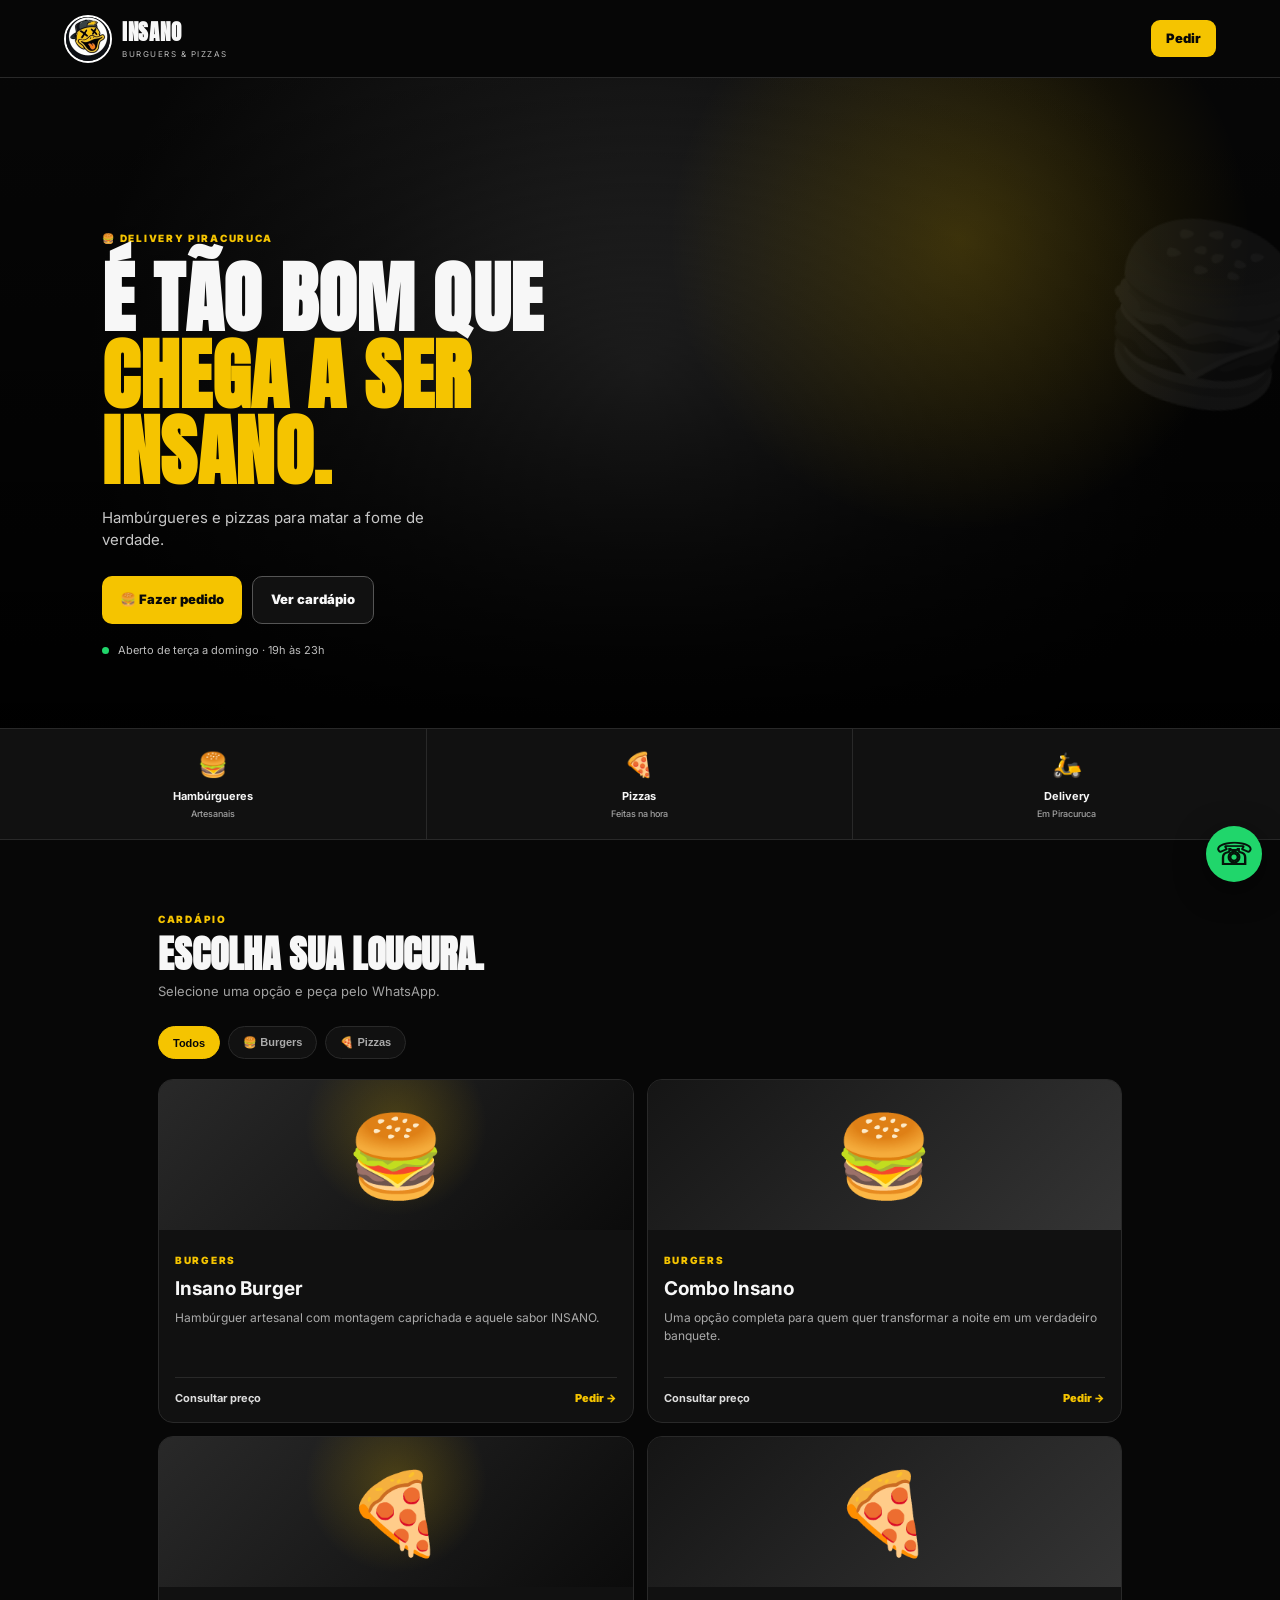
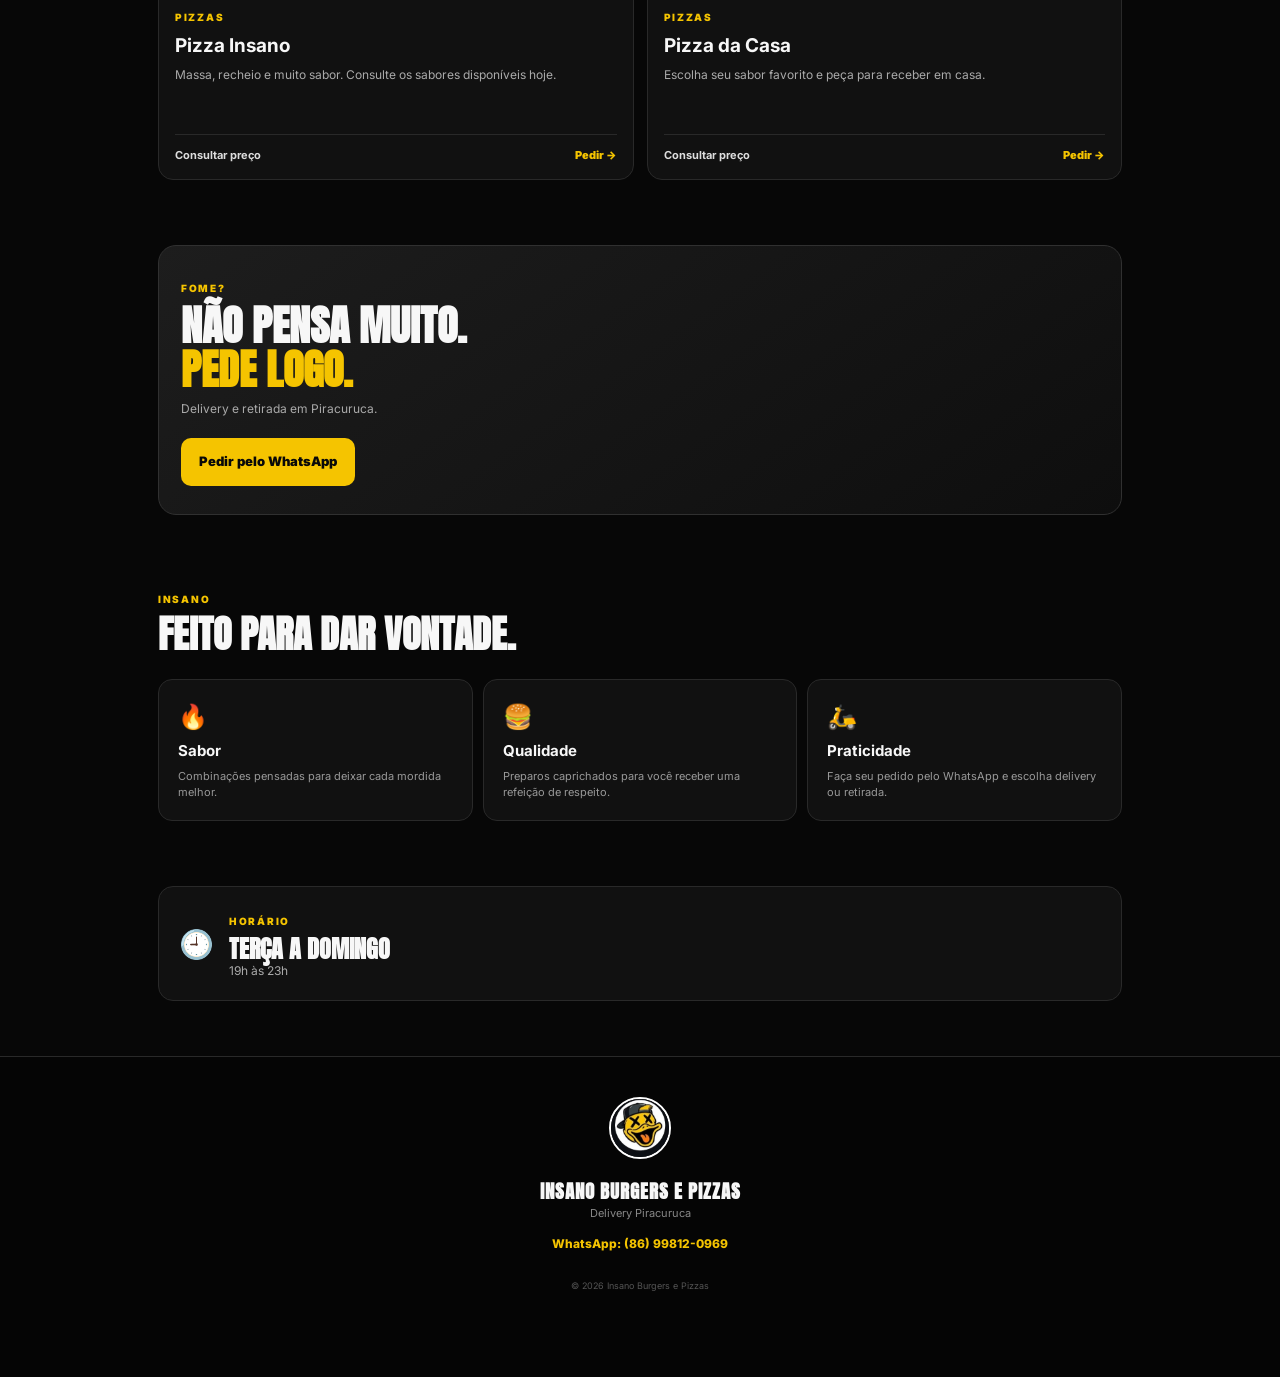
<file: index.html>
<!DOCTYPE html>
<html lang="pt-BR">
<head>
  <meta charset="UTF-8">
  <meta name="viewport" content="width=device-width, initial-scale=1.0">
  <meta name="theme-color" content="#080808">
  <meta name="description" content="Insano Burgers e Pizzas — Delivery Piracuruca">
  <title>Insano Burgers & Pizzas | Piracuruca</title>
  <link rel="stylesheet" href="style2.css">
</head>
<body>
  <header class="topbar">
    <a class="brand" href="#inicio">
      <img src="assets/logo.jpg" alt="Logo Insano Burgers e Pizzas">
      <div>
        <strong>INSANO</strong>
        <span>BURGUERS & PIZZAS</span>
      </div>
    </a>
    <a class="mini-order" href="https://wa.me/5586998120969" target="_blank" rel="noopener">Pedir</a>
  </header>

  <main>
    <section class="hero" id="inicio">
      <div class="hero-content">
        <span class="badge">🍔 DELIVERY PIRA​CURUCA</span>
        <h1>É tão bom que<br><span>chega a ser INSANO.</span></h1>
        <p>Hambúrgueres e pizzas para matar a fome de verdade.</p>
        <div class="hero-actions">
          <a class="btn btn-primary" href="https://wa.me/5586998120969?text=Olá!%20Quero%20fazer%20um%20pedido%20na%20Insano." target="_blank" rel="noopener">🍔 Fazer pedido</a>
          <a class="btn btn-outline" href="#cardapio">Ver cardápio</a>
        </div>
        <div class="status"><i></i> Aberto de terça a domingo · 19h às 23h</div>
      </div>
    </section>

    <section class="quick-info">
      <div><b>🍔</b><span>Hambúrgueres<br><small>Artesanais</small></span></div>
      <div><b>🍕</b><span>Pizzas<br><small>Feitas na hora</small></span></div>
      <div><b>🛵</b><span>Delivery<br><small>Em Piracuruca</small></span></div>
    </section>

    <section class="section" id="cardapio">
      <div class="section-head">
        <span class="eyebrow">CARDÁPIO</span>
        <h2>Escolha sua loucura.</h2>
        <p>Selecione uma opção e peça pelo WhatsApp.</p>
      </div>

      <div class="tabs">
        <button class="tab active" data-filter="todos">Todos</button>
        <button class="tab" data-filter="burger">🍔 Burgers</button>
        <button class="tab" data-filter="pizza">🍕 Pizzas</button>
      </div>

      <div class="products">
        <article class="product" data-category="burger">
          <div class="product-image burger-art">🍔</div>
          <div class="product-body">
            <span class="tag">BURGERS</span>
            <h3>Insano Burger</h3>
            <p>Hambúrguer artesanal com montagem caprichada e aquele sabor INSANO.</p>
            <div class="product-footer">
              <strong>Consultar preço</strong>
              <a href="https://wa.me/5586998120969?text=Olá!%20Quero%20saber%20o%20preço%20do%20Insano%20Burger." target="_blank">Pedir →</a>
            </div>
          </div>
        </article>

        <article class="product" data-category="burger">
          <div class="product-image burger-art second">🍔</div>
          <div class="product-body">
            <span class="tag">BURGERS</span>
            <h3>Combo Insano</h3>
            <p>Uma opção completa para quem quer transformar a noite em um verdadeiro banquete.</p>
            <div class="product-footer">
              <strong>Consultar preço</strong>
              <a href="https://wa.me/5586998120969?text=Olá!%20Quero%20saber%20o%20preço%20do%20Combo%20Insano." target="_blank">Pedir →</a>
            </div>
          </div>
        </article>

        <article class="product" data-category="pizza">
          <div class="product-image pizza-art">🍕</div>
          <div class="product-body">
            <span class="tag">PIZZAS</span>
            <h3>Pizza Insano</h3>
            <p>Massa, recheio e muito sabor. Consulte os sabores disponíveis hoje.</p>
            <div class="product-footer">
              <strong>Consultar preço</strong>
              <a href="https://wa.me/5586998120969?text=Olá!%20Quero%20ver%20os%20sabores%20de%20pizza%20disponíveis." target="_blank">Pedir →</a>
            </div>
          </div>
        </article>

        <article class="product" data-category="pizza">
          <div class="product-image pizza-art second">🍕</div>
          <div class="product-body">
            <span class="tag">PIZZAS</span>
            <h3>Pizza da Casa</h3>
            <p>Escolha seu sabor favorito e peça para receber em casa.</p>
            <div class="product-footer">
              <strong>Consultar preço</strong>
              <a href="https://wa.me/5586998120969?text=Olá!%20Quero%20ver%20o%20cardápio%20de%20pizzas." target="_blank">Pedir →</a>
            </div>
          </div>
        </article>
      </div>
    </section>

    <section class="cta">
      <div>
        <span class="eyebrow">FOME?</span>
        <h2>Não pensa muito.<br><span>PEDE LOGO.</span></h2>
        <p>Delivery e retirada em Piracuruca.</p>
      </div>
      <a class="btn btn-primary" href="https://wa.me/5586998120969?text=Olá!%20Quero%20fazer%20um%20pedido." target="_blank" rel="noopener">Pedir pelo WhatsApp</a>
    </section>

    <section class="section about">
      <div class="section-head">
        <span class="eyebrow">INSANO</span>
        <h2>Feito para dar vontade.</h2>
      </div>
      <div class="about-grid">
        <div class="about-card"><span>🔥</span><h3>Sabor</h3><p>Combinações pensadas para deixar cada mordida melhor.</p></div>
        <div class="about-card"><span>🍔</span><h3>Qualidade</h3><p>Preparos caprichados para você receber uma refeição de respeito.</p></div>
        <div class="about-card"><span>🛵</span><h3>Praticidade</h3><p>Faça seu pedido pelo WhatsApp e escolha delivery ou retirada.</p></div>
      </div>
    </section>

    <section class="hours">
      <div class="hours-icon">🕘</div>
      <div>
        <span class="eyebrow">HORÁRIO</span>
        <h2>Terça a domingo</h2>
        <p>19h às 23h</p>
      </div>
    </section>
  </main>

  <footer>
    <img src="assets/logo.jpg" alt="">
    <h3>INSANO BURGERS E PIZZAS</h3>
    <p>Delivery Piracuruca</p>
    <a href="https://wa.me/5586998120969" target="_blank" rel="noopener">WhatsApp: (86) 99812-0969</a>
    <small>© 2026 Insano Burgers e Pizzas</small>
  </footer>

  <a class="floating-wa" href="https://wa.me/5586998120969?text=Olá!%20Quero%20fazer%20um%20pedido." target="_blank" rel="noopener" aria-label="Pedir pelo WhatsApp">☏</a>

  <script>
    const tabs = document.querySelectorAll('.tab');
    const products = document.querySelectorAll('.product');

    tabs.forEach(tab => {
      tab.addEventListener('click', () => {
        tabs.forEach(t => t.classList.remove('active'));
        tab.classList.add('active');
        const filter = tab.dataset.filter;
        products.forEach(product => {
          product.style.display = filter === 'todos' || product.dataset.category === filter ? '' : 'none';
        });
      });
    });
  </script>
</body>
</html>
</file>
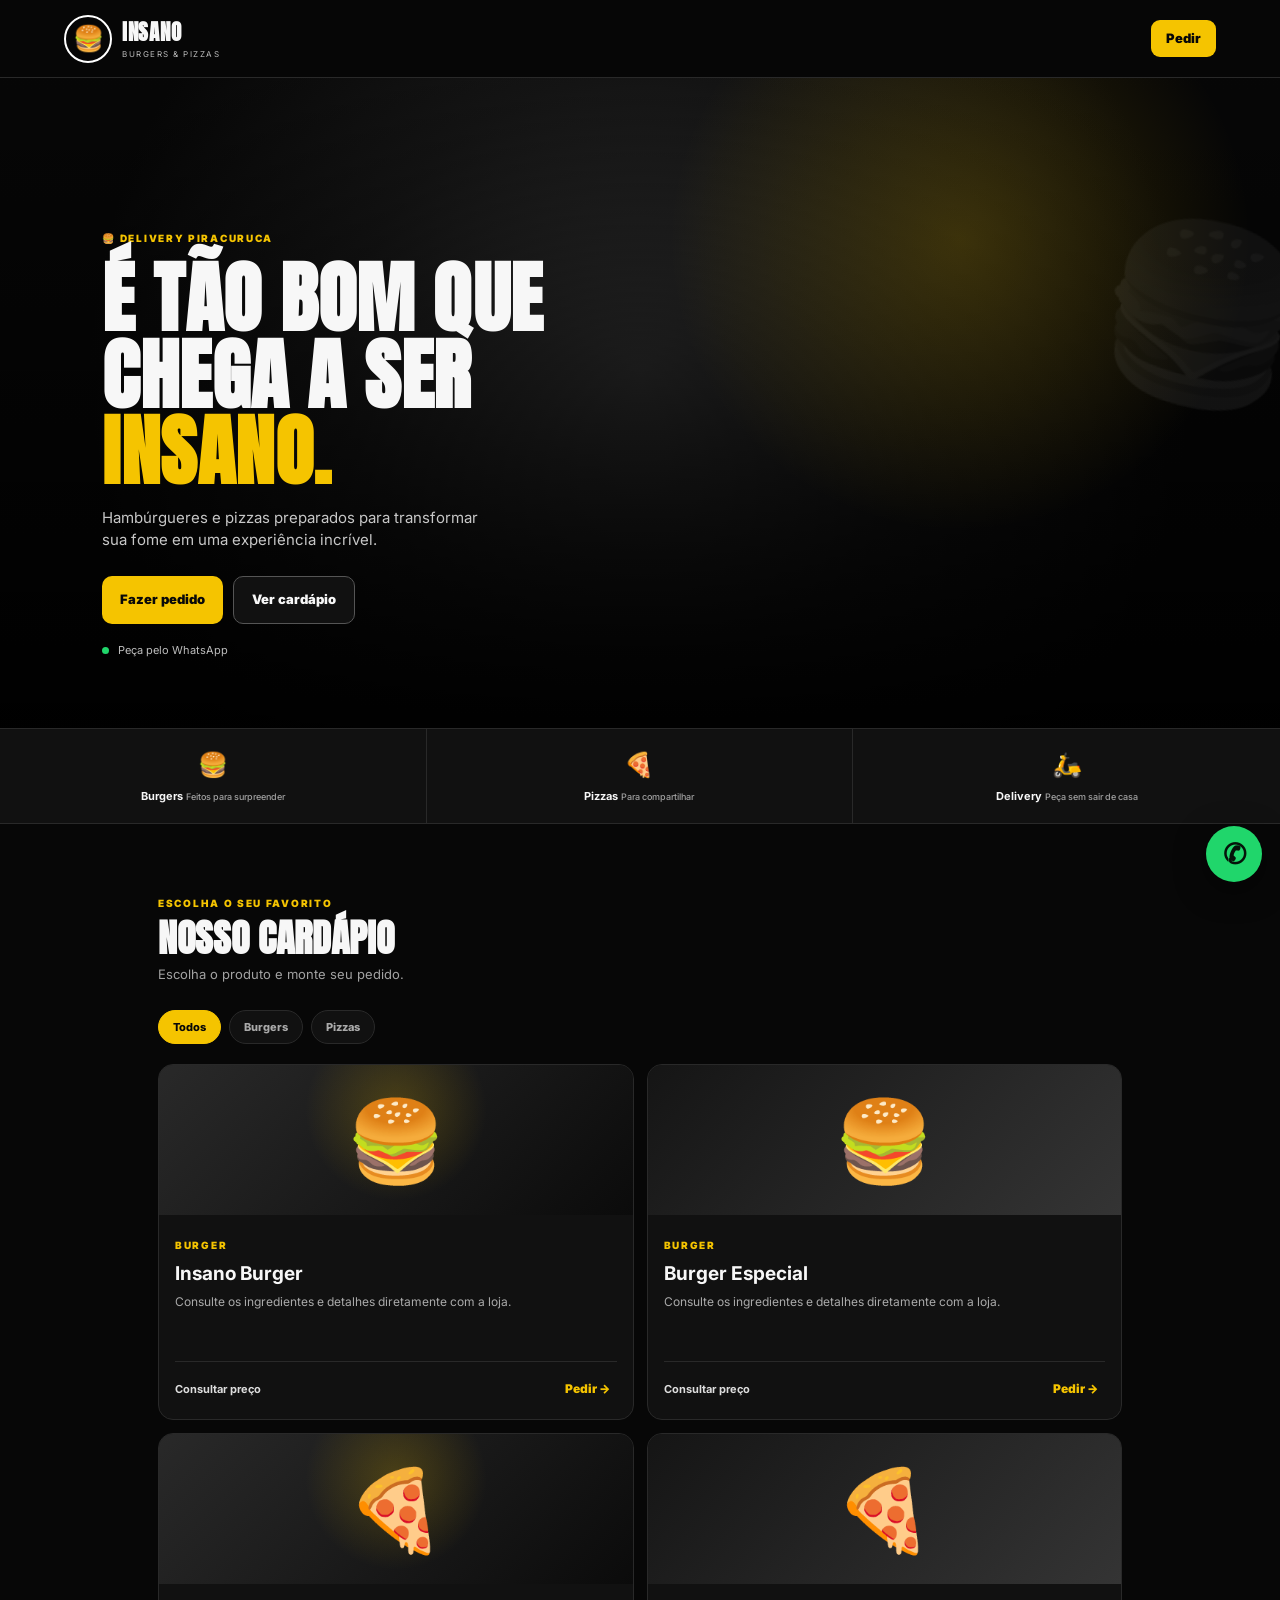
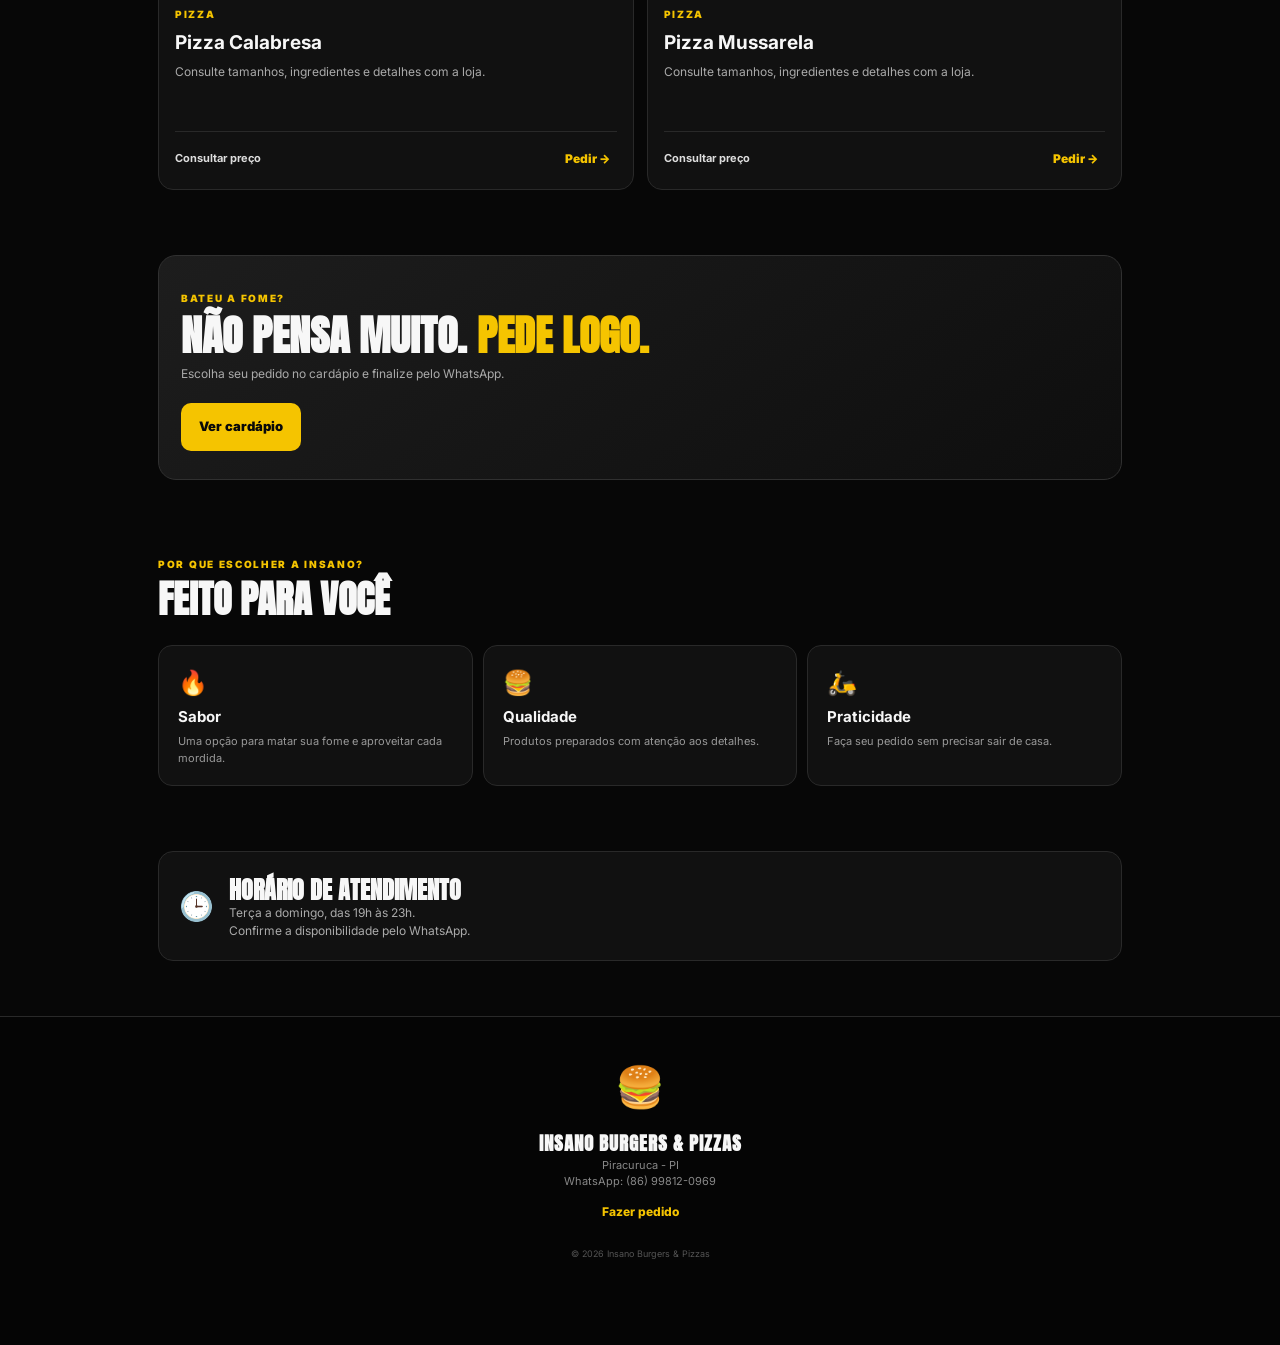
<file: commit2.html>
<!DOCTYPE html>
<html lang="pt-BR">
<head>
  <meta charset="UTF-8">
  <meta name="viewport" content="width=device-width, initial-scale=1.0">
  <meta name="theme-color" content="#070707">
  <title>Insano Burgers & Pizzas</title>

  <link rel="preconnect" href="https://fonts.googleapis.com">
  <link rel="preconnect" href="https://fonts.gstatic.com" crossorigin>
  <link href="https://fonts.googleapis.com/css2?family=Anton&family=Inter:wght@400;500;600;700;800;900&display=swap" rel="stylesheet">

  <style>
    :root {
      --bg: #070707;
      --surface: #111;
      --text: #f7f7f7;
      --muted: #a2a2a2;
      --line: #292929;
      --accent: #f5c400;
      --green: #20d66b;
    }

    * {
      box-sizing: border-box;
      margin: 0;
      padding: 0;
    }

    html {
      scroll-behavior: smooth;
      width: 100%;
      overflow-x: hidden;
    }

    body {
      width: 100%;
      max-width: 100%;
      background: var(--bg);
      color: var(--text);
      font-family: Inter, Arial, sans-serif;
      overflow-x: hidden;
      line-height: 1.5;
    }

    a {
      color: inherit;
      text-decoration: none;
    }

    button {
      font-family: inherit;
    }

    .topbar {
      height: 72px;
      display: flex;
      align-items: center;
      justify-content: space-between;
      padding: 10px 18px;
      border-bottom: 1px solid var(--line);
      background: rgba(7,7,7,.96);
      position: sticky;
      top: 0;
      z-index: 20;
    }

    .brand {
      display: flex;
      align-items: center;
      gap: 10px;
    }

    .brand-logo {
      width: 48px;
      height: 48px;
      border: 2px solid white;
      border-radius: 50%;
      display: flex;
      align-items: center;
      justify-content: center;
      font-size: 25px;
      flex-shrink: 0;
    }

    .brand strong {
      display: block;
      font-family: Anton, sans-serif;
      font-size: 21px;
      letter-spacing: .7px;
    }

    .brand span {
      display: block;
      font-size: 8px;
      color: #bbb;
      letter-spacing: 1.5px;
    }

    .mini-order {
      background: var(--accent);
      color: #080808;
      padding: 9px 15px;
      border-radius: 9px;
      font-weight: 900;
      font-size: 13px;
    }

    .hero {
      min-height: 610px;
      display: flex;
      align-items: flex-end;
      padding: 40px 20px 46px;
      position: relative;
      overflow: hidden;
      background:
        radial-gradient(circle at 75% 25%,rgba(245,196,0,.20),transparent 27%),
        linear-gradient(180deg,rgba(0,0,0,.12),rgba(0,0,0,.96)),
        radial-gradient(circle at 50% 45%,#343434 0,#171717 40%,#070707 75%);
    }

    .hero::after {
      content: "🍔";
      position: absolute;
      right: -28px;
      top: 105px;
      font-size: 170px;
      filter: grayscale(1);
      opacity: .08;
      transform: rotate(12deg);
      pointer-events: none;
    }

    .hero-content {
      max-width: 560px;
      position: relative;
      z-index: 1;
    }

    .badge, .eyebrow, .tag {
      font-size: 10px;
      font-weight: 900;
      letter-spacing: 1.7px;
      color: var(--accent);
    }

    .hero h1 {
      font-family: Anton, sans-serif;
      font-size: 58px;
      line-height: .98;
      text-transform: uppercase;
      margin: 12px 0 17px;
      letter-spacing: .5px;
      overflow-wrap: break-word;
    }

    .hero h1 span {
      color: var(--accent);
    }

    .hero p {
      color: #c7c7c7;
      font-size: 15px;
      max-width: 380px;
    }

    .hero-actions {
      display: flex;
      flex-wrap: wrap;
      gap: 10px;
      margin: 24px 0 18px;
    }

    .btn {
      display: inline-flex;
      align-items: center;
      justify-content: center;
      min-height: 48px;
      padding: 0 18px;
      border-radius: 10px;
      font-weight: 900;
      font-size: 13px;
      cursor: pointer;
    }

    .btn-primary {
      background: var(--accent);
      color: #090909;
    }

    .btn-outline {
      border: 1px solid #555;
      background: #111;
    }

    .status {
      font-size: 11px;
      color: #bdbdbd;
    }

    .status i {
      width: 7px;
      height: 7px;
      display: inline-block;
      background: var(--green);
      border-radius: 50%;
      margin-right: 6px;
    }

    .quick-info {
      display: grid;
      grid-template-columns: repeat(3,1fr);
      border-top: 1px solid var(--line);
      border-bottom: 1px solid var(--line);
      background: var(--surface);
    }

    .quick-info > div {
      padding: 18px 8px;
      text-align: center;
      border-right: 1px solid var(--line);
      font-size: 11px;
      font-weight: 700;
    }

    .quick-info > div:last-child {
      border: 0;
    }

    .quick-info b {
      font-size: 24px;
      display: block;
      margin-bottom: 5px;
    }

    .quick-info small {
      font-size: 9px;
      color: var(--muted);
      font-weight: 500;
    }

    .section {
      padding: 65px 18px;
      max-width: 1000px;
      margin: auto;
    }

    .section-head {
      margin-bottom: 25px;
    }

    .section-head h2, .cta h2, .hours h2 {
      font-family: Anton, sans-serif;
      text-transform: uppercase;
      font-size: 38px;
      line-height: 1.05;
      margin-top: 6px;
    }

    .section-head p {
      font-size: 13px;
      color: var(--muted);
      margin-top: 7px;
    }

    .tabs {
      display: flex;
      gap: 8px;
      overflow-x: auto;
      padding-bottom: 3px;
      margin-bottom: 17px;
      scrollbar-width: none;
    }

    .tabs::-webkit-scrollbar {
      display: none;
    }

    .tab {
      flex-shrink: 0;
      border: 1px solid var(--line);
      background: var(--surface);
      color: #aaa;
      border-radius: 100px;
      padding: 9px 14px;
      white-space: nowrap;
      font-weight: 800;
      font-size: 11px;
      cursor: pointer;
    }

    .tab.active {
      background: var(--accent);
      color: #080808;
      border-color: var(--accent);
    }

    .products {
      display: grid;
      grid-template-columns: 1fr;
      gap: 13px;
    }

    .product {
      background: var(--surface);
      border: 1px solid var(--line);
      border-radius: 15px;
      overflow: hidden;
      min-width: 0;
    }

    .product-image {
      height: 150px;
      display: flex;
      align-items: center;
      justify-content: center;
      font-size: 80px;
      background:
        radial-gradient(circle at 50% 30%,rgba(245,196,0,.22),transparent 35%),
        linear-gradient(135deg,#292929,#0b0b0b);
    }

    .product-image.second {
      background: linear-gradient(135deg,#151515,#343434);
    }

    .product-body {
      padding: 16px;
    }

    .product h3 {
      font-size: 19px;
      margin: 5px 0;
    }

    .product p {
      font-size: 12px;
      color: #aaa;
      min-height: 54px;
    }

    .product-footer {
      display: flex;
      justify-content: space-between;
      align-items: center;
      gap: 10px;
      border-top: 1px solid var(--line);
      margin-top: 14px;
      padding-top: 12px;
    }

    .product-footer strong {
      font-size: 11px;
      color: #ddd;
    }

    .product-order {
      border: 0;
      background: transparent;
      color: var(--accent);
      font-size: 12px;
      font-weight: 900;
      cursor: pointer;
      padding: 7px;
    }

    .cta {
      margin: 0 18px 20px;
      padding: 28px 22px;
      border-radius: 18px;
      background: linear-gradient(145deg,#1d1d1d,#0e0e0e);
      border: 1px solid #303030;
    }

    .cta h2 {
      font-size: 42px;
    }

    .cta h2 span {
      color: var(--accent);
    }

    .cta p {
      color: #aaa;
      font-size: 12px;
      margin: 7px 0 20px;
    }

    .about {
      padding-top: 50px;
    }

    .about-grid {
      display: grid;
      gap: 10px;
    }

    .about-card {
      background: var(--surface);
      border: 1px solid var(--line);
      border-radius: 14px;
      padding: 19px;
    }

    .about-card span {
      font-size: 24px;
    }

    .about-card h3 {
      margin: 5px 0;
      font-size: 15px;
    }

    .about-card p {
      font-size: 11px;
      color: #999;
    }

    .hours {
      margin: 0 18px 55px;
      padding: 20px;
      border: 1px solid var(--line);
      border-radius: 15px;
      display: flex;
      gap: 15px;
      align-items: center;
      background: var(--surface);
    }

    .hours-icon {
      font-size: 28px;
      flex-shrink: 0;
    }

    .hours h2 {
      font-size: 24px;
    }

    .hours p {
      font-size: 12px;
      color: #aaa;
    }

    footer {
      text-align: center;
      padding: 40px 20px 85px;
      border-top: 1px solid var(--line);
      background: #050505;
    }

    .footer-logo {
      font-size: 40px;
    }

    footer h3 {
      font-family: Anton, sans-serif;
      margin-top: 12px;
      letter-spacing: 1px;
    }

    footer p {
      color: #888;
      font-size: 11px;
    }

    footer > a {
      display: inline-block;
      color: var(--accent);
      font-size: 12px;
      font-weight: 800;
      margin-top: 13px;
    }

    footer small {
      display: block;
      color: #555;
      font-size: 9px;
      margin-top: 25px;
    }

    .floating-wa {
      position: fixed;
      right: 18px;
      bottom: 18px;
      width: 56px;
      height: 56px;
      border-radius: 50%;
      display: flex;
      align-items: center;
      justify-content: center;
      background: var(--green);
      color: #05130a;
      font-size: 28px;
      font-weight: 900;
      box-shadow: 0 8px 30px rgba(0,0,0,.5);
      z-index: 30;
    }

    /* MODAL DO PEDIDO */

    .order-modal {
      position: fixed;
      inset: 0;
      z-index: 1000;
      display: none;
      align-items: center;
      justify-content: center;
      padding: 15px;
      background: rgba(0,0,0,.82);
      backdrop-filter: blur(7px);
      overflow-y: auto;
    }

    .order-modal.open {
      display: flex;
    }

    .order-box {
      position: relative;
      width: 100%;
      max-width: 440px;
      max-height: 90vh;
      overflow-y: auto;
      background: #111;
      color: #f7f7f7;
      border: 1px solid #303030;
      border-radius: 22px;
      box-shadow: 0 20px 60px rgba(0,0,0,.55);
      animation: orderAppear .25s ease;
    }

    @keyframes orderAppear {
      from {
        opacity: 0;
        transform: translateY(15px) scale(.98);
      }
      to {
        opacity: 1;
        transform: translateY(0) scale(1);
      }
    }

    .close-modal {
      position: absolute;
      top: 12px;
      right: 15px;
      width: 36px;
      height: 36px;
      border: 0;
      border-radius: 50%;
      background: #242424;
      color: #fff;
      font-size: 27px;
      line-height: 1;
      cursor: pointer;
    }

    .order-header {
      text-align: center;
      padding: 28px 20px 22px;
      border-bottom: 1px solid #292929;
      background: radial-gradient(circle at 50% 0%,rgba(245,196,0,.13),transparent 70%);
    }

    .order-icon {
      display: inline-flex;
      width: 54px;
      height: 54px;
      align-items: center;
      justify-content: center;
      background: #242424;
      border: 1px solid #393939;
      border-radius: 16px;
      font-size: 28px;
      margin-bottom: 12px;
    }

    .order-label {
      color: var(--accent);
      font-size: 9px;
      font-weight: 900;
      letter-spacing: 2px;
    }

    .order-header h2 {
      font-family: Anton, sans-serif;
      text-transform: uppercase;
      font-size: 29px;
      margin: 5px 0;
    }

    .selected-product {
      color: #bcbcbc;
      font-size: 13px;
    }

    .order-content {
      padding: 22px;
    }

    .order-content h3 {
      font-size: 14px;
      margin-bottom: 13px;
    }

    .payment-options {
      display: grid;
      grid-template-columns: repeat(3,minmax(0,1fr));
      gap: 9px;
    }

    .payment-option {
      position: relative;
      min-width: 0;
      min-height: 88px;
      display: flex;
      flex-direction: column;
      align-items: center;
      justify-content: center;
      gap: 7px;
      padding: 10px 5px;
      background: #1a1a1a;
      border: 1px solid #333;
      border-radius: 13px;
      color: #ccc;
      font-size: 12px;
      font-weight: 800;
      cursor: pointer;
      transition: .2s;
    }

    .payment-option input {
      position: absolute;
      opacity: 0;
    }

    .payment-icon {
      font-size: 25px;
    }

    .payment-option:has(input:checked) {
      border-color: var(--accent);
      background: rgba(245,196,0,.09);
      color: var(--accent);
      box-shadow: inset 0 0 0 1px var(--accent);
    }

    .change-section {
      display: none;
      margin-top: 23px;
      padding-top: 20px;
      border-top: 1px solid #292929;
    }

    .change-section.visible {
      display: block;
    }

    .change-options {
      display: grid;
      grid-template-columns: 1fr 1fr;
      gap: 10px;
    }

    .change-options label {
      display: block;
      cursor: pointer;
    }

    .change-options input {
      position: absolute;
      opacity: 0;
    }

    .change-options span {
      display: block;
      padding: 12px;
      text-align: center;
      border: 1px solid #333;
      border-radius: 10px;
      background: #1a1a1a;
      color: #ccc;
      font-size: 13px;
      font-weight: 800;
    }

    .change-options input:checked + span {
      border-color: var(--accent);
      color: var(--accent);
      background: rgba(245,196,0,.09);
    }

    .change-value {
      display: none;
      margin-top: 16px;
    }

    .change-value.visible {
      display: block;
    }

    .change-value label {
      display: block;
      font-size: 12px;
      color: #ccc;
      font-weight: 700;
      margin-bottom: 8px;
    }

    .money-input {
      display: flex;
      align-items: center;
      gap: 8px;
      background: #1a1a1a;
      border: 1px solid #393939;
      border-radius: 10px;
      padding: 0 13px;
    }

    .money-input span {
      color: var(--accent);
      font-size: 13px;
      font-weight: 900;
    }

    .money-input input {
      width: 100%;
      min-width: 0;
      height: 45px;
      border: 0;
      outline: 0;
      background: transparent;
      color: white;
      font: inherit;
      font-size: 14px;
    }

    .send-order {
      display: flex;
      width: 100%;
      min-height: 52px;
      align-items: center;
      justify-content: center;
      gap: 10px;
      margin-top: 24px;
      border: 0;
      border-radius: 12px;
      background: var(--accent);
      color: #080808;
      font-size: 13px;
      font-weight: 900;
      cursor: pointer;
    }

    .send-order span {
      font-size: 19px;
    }

    .order-note {
      text-align: center;
      color: #888;
      font-size: 10px;
      margin-top: 12px;
    }

    .order-error {
      color: #ff7777;
      font-size: 12px;
      margin-top: 12px;
    }

    @media (max-width: 380px) {
      .topbar {
        padding: 10px 12px;
      }

      .brand {
        gap: 7px;
      }

      .brand-logo {
        width: 43px;
        height: 43px;
      }

      .brand strong {
        font-size: 18px;
      }

      .brand span {
        font-size: 7px;
      }

      .mini-order {
        padding: 8px 11px;
        font-size: 11px;
      }

      .hero {
        padding-left: 16px;
        padding-right: 16px;
      }

      .hero h1 {
        font-size: 49px;
      }

      .hero-actions {
        gap: 7px;
      }

      .btn {
        padding: 0 13px;
        font-size: 12px;
      }

      .section {
        padding-left: 16px;
        padding-right: 16px;
      }

      .cta, .hours {
        margin-left: 16px;
        margin-right: 16px;
      }

      .floating-wa {
        right: 14px;
        bottom: 14px;
      }
    }

    @media (max-width: 480px) {
      .order-modal {
        padding: 10px;
      }

      .order-box {
        max-height: 94vh;
        border-radius: 18px;
      }

      .order-content {
        padding: 18px;
      }
    }

    @media (min-width: 700px) {
      .topbar {
        padding: 10px 5%;
        height: 78px;
      }

      .hero {
        padding: 70px 8%;
        min-height: 650px;
      }

      .hero h1 {
        font-size: 78px;
      }

      .products {
        grid-template-columns: repeat(2,1fr);
      }

      .about-grid {
        grid-template-columns: repeat(3,1fr);
      }

      .cta, .hours {
        max-width: 964px;
        margin-left: auto;
        margin-right: auto;
      }
    }
  </style>
</head>

<body>

  <header class="topbar">
    <a class="brand" href="#">
      <div class="brand-logo">🍔</div>
      <div>
        <strong>INSANO</strong>
        <span>BURGERS & PIZZAS</span>
      </div>
    </a>

    <a class="mini-order" href="#cardapio">Pedir</a>
  </header>

  <main>
    <section class="hero">
      <div class="hero-content">
        <span class="badge">🍔 DELIVERY PIRACURUCA</span>

        <h1>
          É tão bom que chega a ser
          <span>INSANO.</span>
        </h1>

        <p>
          Hambúrgueres e pizzas preparados para transformar
          sua fome em uma experiência incrível.
        </p>

        <div class="hero-actions">
          <a href="#cardapio" class="btn btn-primary">
            Fazer pedido
          </a>

          <a href="#cardapio" class="btn btn-outline">
            Ver cardápio
          </a>
        </div>

        <div class="status">
          <i></i> Peça pelo WhatsApp
        </div>
      </div>
    </section>

    <section class="quick-info">
      <div>
        <b>🍔</b>
        Burgers
        <small>Feitos para surpreender</small>
      </div>

      <div>
        <b>🍕</b>
        Pizzas
        <small>Para compartilhar</small>
      </div>

      <div>
        <b>🛵</b>
        Delivery
        <small>Peça sem sair de casa</small>
      </div>
    </section>

    <section class="section" id="cardapio">
      <div class="section-head">
        <span class="eyebrow">ESCOLHA O SEU FAVORITO</span>
        <h2>Nosso cardápio</h2>
        <p>Escolha o produto e monte seu pedido.</p>
      </div>

      <div class="tabs">
        <button class="tab active" data-filter="todos">Todos</button>
        <button class="tab" data-filter="burger">Burgers</button>
        <button class="tab" data-filter="pizza">Pizzas</button>
      </div>

      <div class="products">

        <article class="product" data-category="burger">
          <div class="product-image">🍔</div>
          <div class="product-body">
            <span class="tag">BURGER</span>
            <h3>Insano Burger</h3>
            <p>Consulte os ingredientes e detalhes diretamente com a loja.</p>
            <div class="product-footer">
              <strong>Consultar preço</strong>
              <button class="product-order" data-product="Insano Burger">
                Pedir →
              </button>
            </div>
          </div>
        </article>

        <article class="product" data-category="burger">
          <div class="product-image second">🍔</div>
          <div class="product-body">
            <span class="tag">BURGER</span>
            <h3>Burger Especial</h3>
            <p>Consulte os ingredientes e detalhes diretamente com a loja.</p>
            <div class="product-footer">
              <strong>Consultar preço</strong>
              <button class="product-order" data-product="Burger Especial">
                Pedir →
              </button>
            </div>
          </div>
        </article>

        <article class="product" data-category="pizza">
          <div class="product-image">🍕</div>
          <div class="product-body">
            <span class="tag">PIZZA</span>
            <h3>Pizza Calabresa</h3>
            <p>Consulte tamanhos, ingredientes e detalhes com a loja.</p>
            <div class="product-footer">
              <strong>Consultar preço</strong>
              <button class="product-order" data-product="Pizza Calabresa">
                Pedir →
              </button>
            </div>
          </div>
        </article>

        <article class="product" data-category="pizza">
          <div class="product-image second">🍕</div>
          <div class="product-body">
            <span class="tag">PIZZA</span>
            <h3>Pizza Mussarela</h3>
            <p>Consulte tamanhos, ingredientes e detalhes com a loja.</p>
            <div class="product-footer">
              <strong>Consultar preço</strong>
              <button class="product-order" data-product="Pizza Mussarela">
                Pedir →
              </button>
            </div>
          </div>
        </article>

      </div>
    </section>

    <section class="cta">
      <span class="eyebrow">BATEU A FOME?</span>
      <h2>Não pensa muito. <span>PEDE LOGO.</span></h2>
      <p>Escolha seu pedido no cardápio e finalize pelo WhatsApp.</p>
      <a href="#cardapio" class="btn btn-primary">Ver cardápio</a>
    </section>

    <section class="section about">
      <div class="section-head">
        <span class="eyebrow">POR QUE ESCOLHER A INSANO?</span>
        <h2>Feito para você</h2>
      </div>

      <div class="about-grid">
        <div class="about-card">
          <span>🔥</span>
          <h3>Sabor</h3>
          <p>Uma opção para matar sua fome e aproveitar cada mordida.</p>
        </div>

        <div class="about-card">
          <span>🍔</span>
          <h3>Qualidade</h3>
          <p>Produtos preparados com atenção aos detalhes.</p>
        </div>

        <div class="about-card">
          <span>🛵</span>
          <h3>Praticidade</h3>
          <p>Faça seu pedido sem precisar sair de casa.</p>
        </div>
      </div>
    </section>

    <section class="hours">
      <div class="hours-icon">🕒</div>
      <div>
        <h2>Horário de atendimento</h2>
        <p>Terça a domingo, das 19h às 23h.</p>
        <p>Confirme a disponibilidade pelo WhatsApp.</p>
      </div>
    </section>
  </main>

  <footer>
    <div class="footer-logo">🍔</div>
    <h3>INSANO BURGERS & PIZZAS</h3>
    <p>Piracuruca - PI</p>
    <p>WhatsApp: (86) 99812-0969</p>
    <a href="#cardapio">Fazer pedido</a>
    <small>© 2026 Insano Burgers & Pizzas</small>
  </footer>

  <a
    class="floating-wa"
    href="https://wa.me/5586998120969"
    target="_blank"
    rel="noopener noreferrer"
    aria-label="Conversar pelo WhatsApp"
  >✆</a>

  <!-- MODAL DE PEDIDO -->

  <div class="order-modal" id="orderModal" aria-hidden="true">
    <div class="order-box" role="dialog" aria-modal="true" aria-labelledby="orderTitle">

      <button class="close-modal" id="closeModal" type="button" aria-label="Fechar">
        &times;
      </button>

      <div class="order-header">
        <span class="order-icon">🍔</span>
        <p class="order-label">INSANO BURGERS & PIZZAS</p>
        <h2 id="orderTitle">Finalizar pedido</h2>
        <p class="selected-product" id="selectedProduct"></p>
      </div>

      <div class="order-content">
        <h3>Forma de pagamento?</h3>

        <div class="payment-options">
          <label class="payment-option">
            <input type="radio" name="payment" value="Cartão">
            <span class="payment-icon">💳</span>
            <span>Cartão</span>
          </label>

          <label class="payment-option">
            <input type="radio" name="payment" value="Pix">
            <span class="payment-icon">💠</span>
            <span>Pix</span>
          </label>

          <label class="payment-option">
            <input type="radio" name="payment" value="Dinheiro">
            <span class="payment-icon">💵</span>
            <span>Dinheiro</span>
          </label>
        </div>

        <div class="change-section" id="changeSection">
          <h3>Precisa de troco?</h3>

          <div class="change-options">
            <label>
              <input type="radio" name="change" value="Não">
              <span>Não</span>
            </label>

            <label>
              <input type="radio" name="change" value="Sim">
              <span>Sim</span>
            </label>
          </div>

          <div class="change-value" id="changeValue">
            <label for="changeAmount">Troco para quanto?</label>
            <div class="money-input">
              <span>R$</span>
              <input
                type="number"
                id="changeAmount"
                min="0.01"
                step="0.01"
                placeholder="Ex.: 50,00"
              >
            </div>
          </div>
        </div>

        <p class="order-error" id="orderError" role="alert"></p>

        <button class="send-order" id="sendOrder" type="button">
          Enviar pedido pelo WhatsApp
          <span>➜</span>
        </button>

        <p class="order-note">
          Você poderá conferir a mensagem antes de enviá-la.
        </p>
      </div>
    </div>
  </div>

  <script>
    // FILTROS DO CARDÁPIO

    const tabs = document.querySelectorAll('.tab');
    const products = document.querySelectorAll('.product');

    tabs.forEach(tab => {
      tab.addEventListener('click', () => {
        tabs.forEach(t => t.classList.remove('active'));
        tab.classList.add('active');

        const filter = tab.dataset.filter;

        products.forEach(product => {
          product.style.display =
            filter === 'todos' ||
            product.dataset.category === filter
              ? ''
              : 'none';
        });
      });
    });

    // ELEMENTOS DO PEDIDO

    const orderModal = document.getElementById('orderModal');
    const closeModal = document.getElementById('closeModal');
    const selectedProduct = document.getElementById('selectedProduct');
    const changeSection = document.getElementById('changeSection');
    const changeValue = document.getElementById('changeValue');
    const changeAmount = document.getElementById('changeAmount');
    const orderError = document.getElementById('orderError');
    const sendOrder = document.getElementById('sendOrder');

    let currentProduct = '';

    // ABRIR A JANELA

    document.querySelectorAll('.product-order').forEach(button => {
      button.addEventListener('click', () => {
        currentProduct = button.dataset.product;
        selectedProduct.textContent = currentProduct;

        document.querySelectorAll(
          'input[name="payment"], input[name="change"]'
        ).forEach(input => {
          input.checked = false;
        });

        changeSection.classList.remove('visible');
        changeValue.classList.remove('visible');
        changeAmount.value = '';
        orderError.textContent = '';

        orderModal.classList.add('open');
        orderModal.setAttribute('aria-hidden', 'false');
        document.body.style.overflow = 'hidden';
      });
    });

    // FECHAR A JANELA

    function closeOrderModal() {
      orderModal.classList.remove('open');
      orderModal.setAttribute('aria-hidden', 'true');
      document.body.style.overflow = '';
    }

    closeModal.addEventListener('click', closeOrderModal);

    orderModal.addEventListener('click', event => {
      if (event.target === orderModal) {
        closeOrderModal();
      }
    });

    document.addEventListener('keydown', event => {
      if (
        event.key === 'Escape' &&
        orderModal.classList.contains('open')
      ) {
        closeOrderModal();
      }
    });

    // SELEÇÃO DE PAGAMENTO

    document.querySelectorAll('input[name="payment"]').forEach(input => {
      input.addEventListener('change', () => {
        orderError.textContent = '';

        if (input.value === 'Dinheiro' && input.checked) {
          changeSection.classList.add('visible');
        } else if (input.checked) {
          changeSection.classList.remove('visible');
          changeValue.classList.remove('visible');

          document.querySelectorAll('input[name="change"]').forEach(radio => {
            radio.checked = false;
          });

          changeAmount.value = '';
        }
      });
    });

    // SELEÇÃO DE TROCO

    document.querySelectorAll('input[name="change"]').forEach(input => {
      input.addEventListener('change', () => {
        orderError.textContent = '';

        if (input.value === 'Sim' && input.checked) {
          changeValue.classList.add('visible');
        } else if (input.value === 'Não' && input.checked) {
          changeValue.classList.remove('visible');
          changeAmount.value = '';
        }
      });
    });

    // ENVIAR PEDIDO

    sendOrder.addEventListener('click', () => {
      const payment = document.querySelector(
        'input[name="payment"]:checked'
      );

      if (!payment) {
        orderError.textContent =
          'Selecione uma forma de pagamento.';
        return;
      }

      let changeMessage = '';

      if (payment.value === 'Dinheiro') {
        const change = document.querySelector(
          'input[name="change"]:checked'
        );

        if (!change) {
          orderError.textContent =
            'Informe se precisa de troco.';
          return;
        }

        if (change.value === 'Sim') {
          const amount = Number(changeAmount.value);

          if (
            !changeAmount.value ||
            !Number.isFinite(amount) ||
            amount <= 0
          ) {
            orderError.textContent =
              'Informe um valor válido para o troco.';
            return;
          }

          changeMessage =
            `\nTroco para: R$ ${amount.toFixed(2).replace('.', ',')}`;
        } else {
          changeMessage = '\nTroco: Não precisa.';
        }
      }

      const message =
        `Olá, boa noite! Gostaria de pedir:\n\n` +
        `🍔 Pedido: ${currentProduct}\n` +
        `💳 Forma de pagamento: ${payment.value}` +
        changeMessage +
        `\n\nAguardo a confirmação. Obrigado!`;

      const phone = '5586998120969';

      const whatsappURL =
        `https://wa.me/${phone}?text=${encodeURIComponent(message)}`;

      window.open(whatsappURL, '_blank');

      closeOrderModal();
    });
  </script>

</body>
</html>
</file>
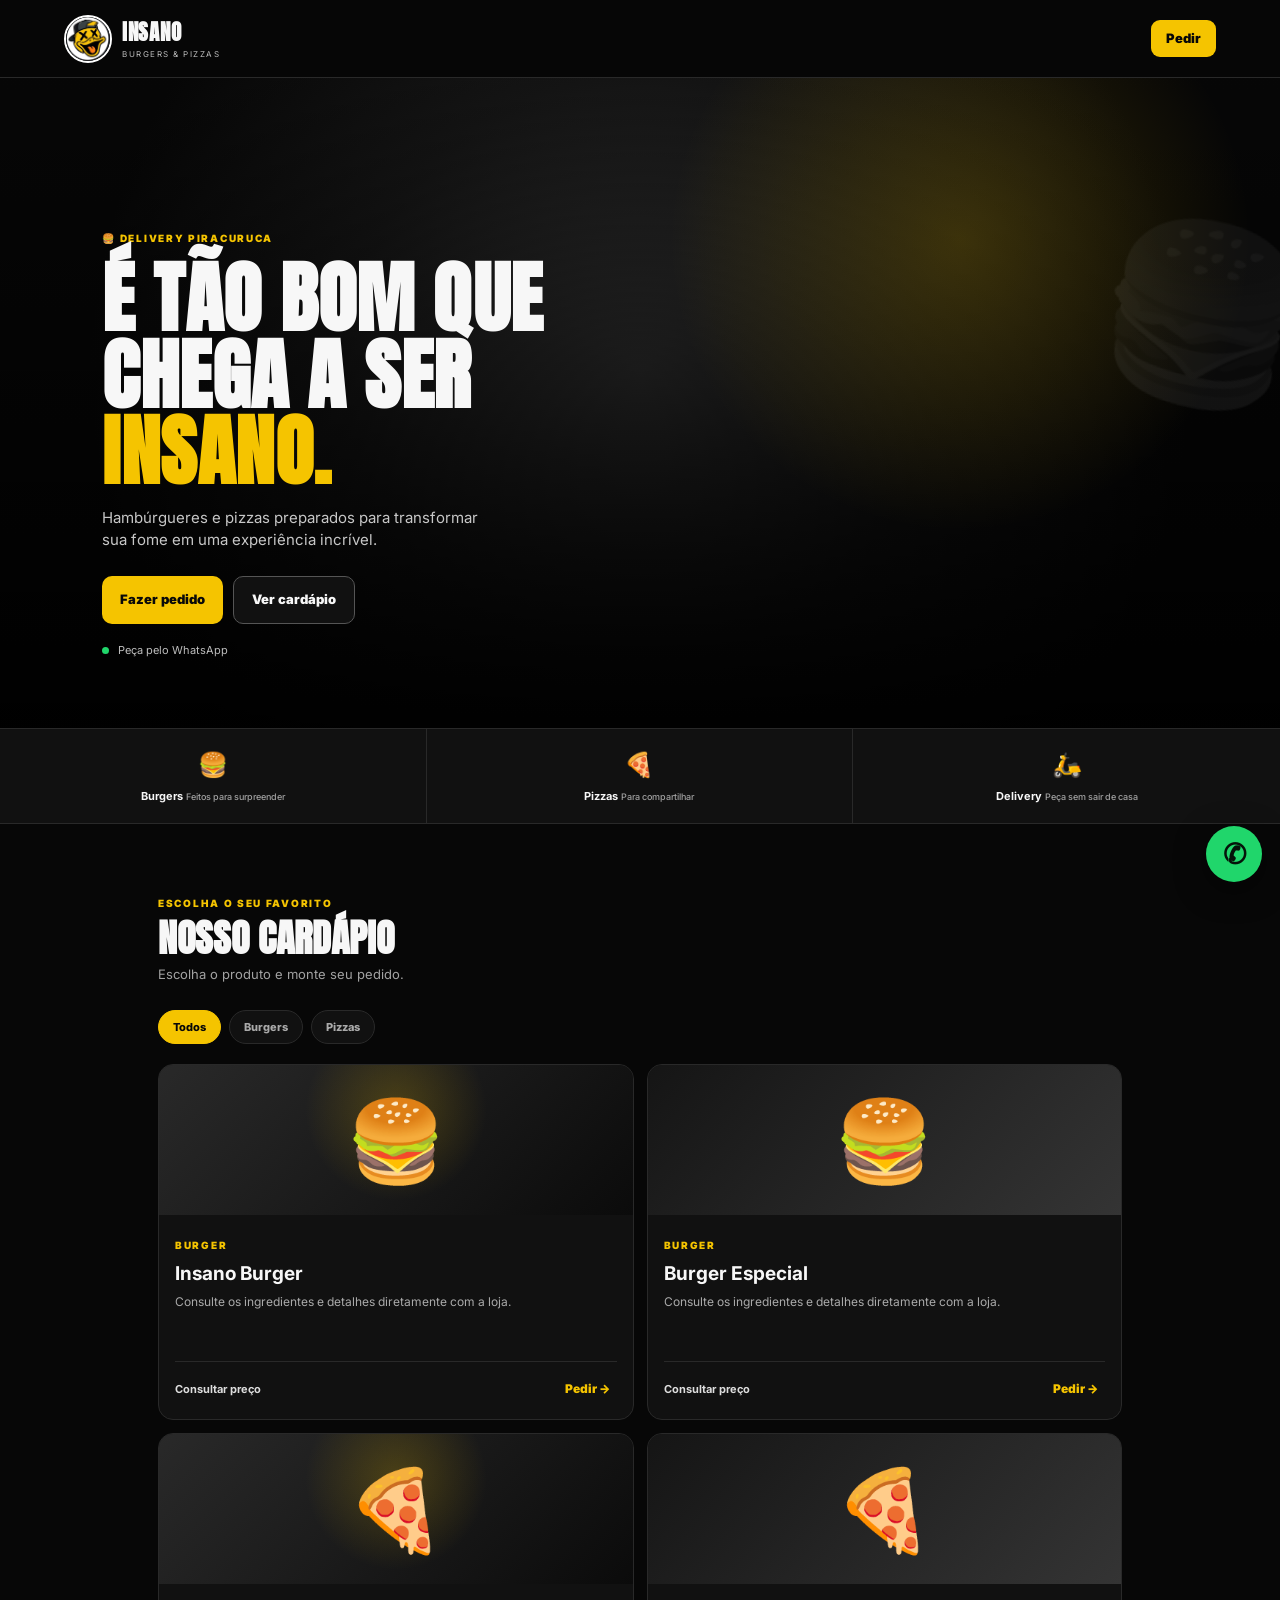
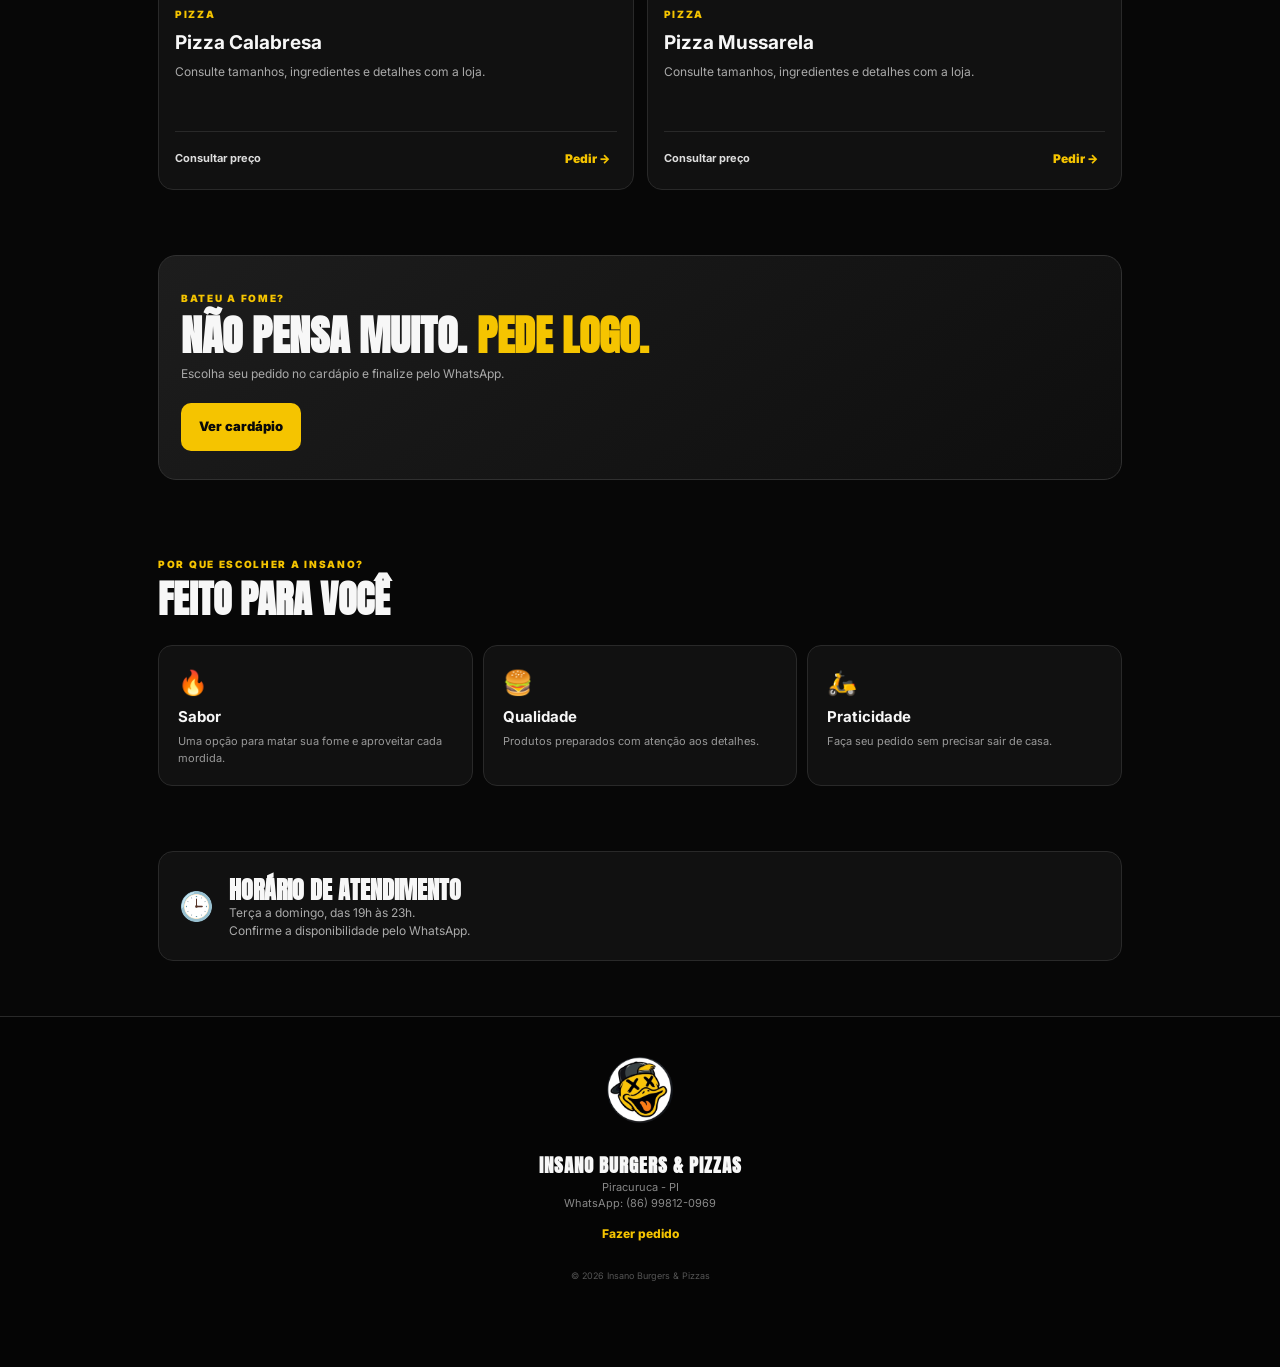
<file: commit3.html>
<!DOCTYPE html>
<html lang="pt-BR">
<head>
  <meta charset="UTF-8">
  <meta name="viewport" content="width=device-width, initial-scale=1.0">
  <meta name="theme-color" content="#070707">
  <title>Insano Burgers & Pizzas</title>

  <link rel="preconnect" href="https://fonts.googleapis.com">
  <link rel="preconnect" href="https://fonts.gstatic.com" crossorigin>
  <link href="https://fonts.googleapis.com/css2?family=Anton&family=Inter:wght@400;500;600;700;800;900&display=swap" rel="stylesheet">

  <style>
    :root {
      --bg: #070707;
      --surface: #111;
      --text: #f7f7f7;
      --muted: #a2a2a2;
      --line: #292929;
      --accent: #f5c400;
      --green: #20d66b;
    }

    * {
      box-sizing: border-box;
      margin: 0;
      padding: 0;
    }

    html {
      scroll-behavior: smooth;
      width: 100%;
      overflow-x: hidden;
    }

    body {
      width: 100%;
      max-width: 100%;
      background: var(--bg);
      color: var(--text);
      font-family: Inter, Arial, sans-serif;
      overflow-x: hidden;
      line-height: 1.5;
    }

    a {
      color: inherit;
      text-decoration: none;
    }

    button {
      font-family: inherit;
    }

    .topbar {
      height: 72px;
      display: flex;
      align-items: center;
      justify-content: space-between;
      padding: 10px 18px;
      border-bottom: 1px solid var(--line);
      background: rgba(7,7,7,.96);
      position: sticky;
      top: 0;
      z-index: 20;
    }

    .brand {
      display: flex;
      align-items: center;
      gap: 10px;
    }

    .brand-logo {
      width: 48px;
      height: 48px;
      border: 2px solid white;
      border-radius: 50%;
      display: flex;
      align-items: center;
      justify-content: center;
      overflow: hidden;
      flex-shrink: 0;
    }

    .brand-logo img {
      width: 100%;
      height: 100%;
      object-fit: cover;
      display: block;
    }

    .brand strong {
      display: block;
      font-family: Anton, sans-serif;
      font-size: 21px;
      letter-spacing: .7px;
    }

    .brand span {
      display: block;
      font-size: 8px;
      color: #bbb;
      letter-spacing: 1.5px;
    }

    .mini-order {
      background: var(--accent);
      color: #080808;
      padding: 9px 15px;
      border-radius: 9px;
      font-weight: 900;
      font-size: 13px;
    }

    .hero {
      min-height: 610px;
      display: flex;
      align-items: flex-end;
      padding: 40px 20px 46px;
      position: relative;
      overflow: hidden;
      background:
        radial-gradient(circle at 75% 25%,rgba(245,196,0,.20),transparent 27%),
        linear-gradient(180deg,rgba(0,0,0,.12),rgba(0,0,0,.96)),
        radial-gradient(circle at 50% 45%,#343434 0,#171717 40%,#070707 75%);
    }

    .hero::after {
      content: "🍔";
      position: absolute;
      right: -28px;
      top: 105px;
      font-size: 170px;
      filter: grayscale(1);
      opacity: .08;
      transform: rotate(12deg);
      pointer-events: none;
    }

    .hero-content {
      max-width: 560px;
      position: relative;
      z-index: 1;
    }

    .badge, .eyebrow, .tag {
      font-size: 10px;
      font-weight: 900;
      letter-spacing: 1.7px;
      color: var(--accent);
    }

    .hero h1 {
      font-family: Anton, sans-serif;
      font-size: 58px;
      line-height: .98;
      text-transform: uppercase;
      margin: 12px 0 17px;
      letter-spacing: .5px;
      overflow-wrap: break-word;
    }

    .hero h1 span {
      color: var(--accent);
    }

    .hero p {
      color: #c7c7c7;
      font-size: 15px;
      max-width: 380px;
    }

    .hero-actions {
      display: flex;
      flex-wrap: wrap;
      gap: 10px;
      margin: 24px 0 18px;
    }

    .btn {
      display: inline-flex;
      align-items: center;
      justify-content: center;
      min-height: 48px;
      padding: 0 18px;
      border-radius: 10px;
      font-weight: 900;
      font-size: 13px;
      cursor: pointer;
    }

    .btn-primary {
      background: var(--accent);
      color: #090909;
    }

    .btn-outline {
      border: 1px solid #555;
      background: #111;
    }

    .status {
      font-size: 11px;
      color: #bdbdbd;
    }

    .status i {
      width: 7px;
      height: 7px;
      display: inline-block;
      background: var(--green);
      border-radius: 50%;
      margin-right: 6px;
    }

    .quick-info {
      display: grid;
      grid-template-columns: repeat(3,1fr);
      border-top: 1px solid var(--line);
      border-bottom: 1px solid var(--line);
      background: var(--surface);
    }

    .quick-info > div {
      padding: 18px 8px;
      text-align: center;
      border-right: 1px solid var(--line);
      font-size: 11px;
      font-weight: 700;
    }

    .quick-info > div:last-child {
      border: 0;
    }

    .quick-info b {
      font-size: 24px;
      display: block;
      margin-bottom: 5px;
    }

    .quick-info small {
      font-size: 9px;
      color: var(--muted);
      font-weight: 500;
    }

    .section {
      padding: 65px 18px;
      max-width: 1000px;
      margin: auto;
    }

    .section-head {
      margin-bottom: 25px;
    }

    .section-head h2, .cta h2, .hours h2 {
      font-family: Anton, sans-serif;
      text-transform: uppercase;
      font-size: 38px;
      line-height: 1.05;
      margin-top: 6px;
    }

    .section-head p {
      font-size: 13px;
      color: var(--muted);
      margin-top: 7px;
    }

    .tabs {
      display: flex;
      gap: 8px;
      overflow-x: auto;
      padding-bottom: 3px;
      margin-bottom: 17px;
      scrollbar-width: none;
    }

    .tabs::-webkit-scrollbar {
      display: none;
    }

    .tab {
      flex-shrink: 0;
      border: 1px solid var(--line);
      background: var(--surface);
      color: #aaa;
      border-radius: 100px;
      padding: 9px 14px;
      white-space: nowrap;
      font-weight: 800;
      font-size: 11px;
      cursor: pointer;
    }

    .tab.active {
      background: var(--accent);
      color: #080808;
      border-color: var(--accent);
    }

    .products {
      display: grid;
      grid-template-columns: 1fr;
      gap: 13px;
    }

    .product {
      background: var(--surface);
      border: 1px solid var(--line);
      border-radius: 15px;
      overflow: hidden;
      min-width: 0;
    }

    .product-image {
      height: 150px;
      display: flex;
      align-items: center;
      justify-content: center;
      font-size: 80px;
      background:
        radial-gradient(circle at 50% 30%,rgba(245,196,0,.22),transparent 35%),
        linear-gradient(135deg,#292929,#0b0b0b);
    }

    .product-image.second {
      background: linear-gradient(135deg,#151515,#343434);
    }

    .product-body {
      padding: 16px;
    }

    .product h3 {
      font-size: 19px;
      margin: 5px 0;
    }

    .product p {
      font-size: 12px;
      color: #aaa;
      min-height: 54px;
    }

    .product-footer {
      display: flex;
      justify-content: space-between;
      align-items: center;
      gap: 10px;
      border-top: 1px solid var(--line);
      margin-top: 14px;
      padding-top: 12px;
    }

    .product-footer strong {
      font-size: 11px;
      color: #ddd;
    }

    .product-order {
      border: 0;
      background: transparent;
      color: var(--accent);
      font-size: 12px;
      font-weight: 900;
      cursor: pointer;
      padding: 7px;
    }

    .cta {
      margin: 0 18px 20px;
      padding: 28px 22px;
      border-radius: 18px;
      background: linear-gradient(145deg,#1d1d1d,#0e0e0e);
      border: 1px solid #303030;
    }

    .cta h2 {
      font-size: 42px;
    }

    .cta h2 span {
      color: var(--accent);
    }

    .cta p {
      color: #aaa;
      font-size: 12px;
      margin: 7px 0 20px;
    }

    .about {
      padding-top: 50px;
    }

    .about-grid {
      display: grid;
      gap: 10px;
    }

    .about-card {
      background: var(--surface);
      border: 1px solid var(--line);
      border-radius: 14px;
      padding: 19px;
    }

    .about-card span {
      font-size: 24px;
    }

    .about-card h3 {
      margin: 5px 0;
      font-size: 15px;
    }

    .about-card p {
      font-size: 11px;
      color: #999;
    }

    .hours {
      margin: 0 18px 55px;
      padding: 20px;
      border: 1px solid var(--line);
      border-radius: 15px;
      display: flex;
      gap: 15px;
      align-items: center;
      background: var(--surface);
    }

    .hours-icon {
      font-size: 28px;
      flex-shrink: 0;
    }

    .hours h2 {
      font-size: 24px;
    }

    .hours p {
      font-size: 12px;
      color: #aaa;
    }

    footer {
      text-align: center;
      padding: 40px 20px 85px;
      border-top: 1px solid var(--line);
      background: #050505;
    }

    .footer-logo {
      font-size: 40px;
    }

    .footer-logo img {
      width: 66px;
      height: 66px;
      object-fit: cover;
      border-radius: 50%;
      display: inline-block;
    }

    footer h3 {
      font-family: Anton, sans-serif;
      margin-top: 12px;
      letter-spacing: 1px;
    }

    footer p {
      color: #888;
      font-size: 11px;
    }

    footer > a {
      display: inline-block;
      color: var(--accent);
      font-size: 12px;
      font-weight: 800;
      margin-top: 13px;
    }

    footer small {
      display: block;
      color: #555;
      font-size: 9px;
      margin-top: 25px;
    }

    .floating-wa {
      position: fixed;
      right: 18px;
      bottom: 18px;
      width: 56px;
      height: 56px;
      border-radius: 50%;
      display: flex;
      align-items: center;
      justify-content: center;
      background: var(--green);
      color: #05130a;
      font-size: 28px;
      font-weight: 900;
      box-shadow: 0 8px 30px rgba(0,0,0,.5);
      z-index: 30;
    }

    /* MODAL DO PEDIDO */

    .order-modal {
      position: fixed;
      inset: 0;
      z-index: 1000;
      display: none;
      align-items: center;
      justify-content: center;
      padding: 15px;
      background: rgba(0,0,0,.82);
      backdrop-filter: blur(7px);
      overflow-y: auto;
    }

    .order-modal.open {
      display: flex;
    }

    .order-box {
      position: relative;
      width: 100%;
      max-width: 440px;
      max-height: 90vh;
      overflow-y: auto;
      background: #111;
      color: #f7f7f7;
      border: 1px solid #303030;
      border-radius: 22px;
      box-shadow: 0 20px 60px rgba(0,0,0,.55);
      animation: orderAppear .25s ease;
    }

    @keyframes orderAppear {
      from {
        opacity: 0;
        transform: translateY(15px) scale(.98);
      }
      to {
        opacity: 1;
        transform: translateY(0) scale(1);
      }
    }

    .close-modal {
      position: absolute;
      top: 12px;
      right: 15px;
      width: 36px;
      height: 36px;
      border: 0;
      border-radius: 50%;
      background: #242424;
      color: #fff;
      font-size: 27px;
      line-height: 1;
      cursor: pointer;
    }

    .order-header {
      text-align: center;
      padding: 28px 20px 22px;
      border-bottom: 1px solid #292929;
      background: radial-gradient(circle at 50% 0%,rgba(245,196,0,.13),transparent 70%);
    }

    .order-icon {
      display: inline-flex;
      width: 54px;
      height: 54px;
      align-items: center;
      justify-content: center;
      background: #242424;
      border: 1px solid #393939;
      border-radius: 16px;
      font-size: 28px;
      margin-bottom: 12px;
    }

    .order-icon img {
      width: 100%;
      height: 100%;
      object-fit: cover;
      display: block;
      border-radius: 14px;
    }

    .order-label {
      color: var(--accent);
      font-size: 9px;
      font-weight: 900;
      letter-spacing: 2px;
    }

    .order-header h2 {
      font-family: Anton, sans-serif;
      text-transform: uppercase;
      font-size: 29px;
      margin: 5px 0;
    }

    .selected-product {
      color: #bcbcbc;
      font-size: 13px;
    }

    .order-content {
      padding: 22px;
    }

    .order-content h3 {
      font-size: 14px;
      margin-bottom: 13px;
    }

    .payment-options {
      display: grid;
      grid-template-columns: repeat(3,minmax(0,1fr));
      gap: 9px;
    }

    .payment-option {
      position: relative;
      min-width: 0;
      min-height: 88px;
      display: flex;
      flex-direction: column;
      align-items: center;
      justify-content: center;
      gap: 7px;
      padding: 10px 5px;
      background: #1a1a1a;
      border: 1px solid #333;
      border-radius: 13px;
      color: #ccc;
      font-size: 12px;
      font-weight: 800;
      cursor: pointer;
      transition: .2s;
    }

    .payment-option input {
      position: absolute;
      opacity: 0;
    }

    .payment-icon {
      font-size: 25px;
    }

    .payment-option:has(input:checked) {
      border-color: var(--accent);
      background: rgba(245,196,0,.09);
      color: var(--accent);
      box-shadow: inset 0 0 0 1px var(--accent);
    }

    .change-section {
      display: none;
      margin-top: 23px;
      padding-top: 20px;
      border-top: 1px solid #292929;
    }

    .change-section.visible {
      display: block;
    }

    .change-options {
      display: grid;
      grid-template-columns: 1fr 1fr;
      gap: 10px;
    }

    .change-options label {
      display: block;
      cursor: pointer;
    }

    .change-options input {
      position: absolute;
      opacity: 0;
    }

    .change-options span {
      display: block;
      padding: 12px;
      text-align: center;
      border: 1px solid #333;
      border-radius: 10px;
      background: #1a1a1a;
      color: #ccc;
      font-size: 13px;
      font-weight: 800;
    }

    .change-options input:checked + span {
      border-color: var(--accent);
      color: var(--accent);
      background: rgba(245,196,0,.09);
    }

    .change-value {
      display: none;
      margin-top: 16px;
    }

    .change-value.visible {
      display: block;
    }

    .change-value label {
      display: block;
      font-size: 12px;
      color: #ccc;
      font-weight: 700;
      margin-bottom: 8px;
    }

    .money-input {
      display: flex;
      align-items: center;
      gap: 8px;
      background: #1a1a1a;
      border: 1px solid #393939;
      border-radius: 10px;
      padding: 0 13px;
    }

    .money-input span {
      color: var(--accent);
      font-size: 13px;
      font-weight: 900;
    }

    .money-input input {
      width: 100%;
      min-width: 0;
      height: 45px;
      border: 0;
      outline: 0;
      background: transparent;
      color: white;
      font: inherit;
      font-size: 14px;
    }

    .send-order {
      display: flex;
      width: 100%;
      min-height: 52px;
      align-items: center;
      justify-content: center;
      gap: 10px;
      margin-top: 24px;
      border: 0;
      border-radius: 12px;
      background: var(--accent);
      color: #080808;
      font-size: 13px;
      font-weight: 900;
      cursor: pointer;
    }

    .send-order span {
      font-size: 19px;
    }

    .order-note {
      text-align: center;
      color: #888;
      font-size: 10px;
      margin-top: 12px;
    }

    .order-error {
      color: #ff7777;
      font-size: 12px;
      margin-top: 12px;
    }

    @media (max-width: 380px) {
      .topbar {
        padding: 10px 12px;
      }

      .brand {
        gap: 7px;
      }

      .brand-logo {
        width: 43px;
        height: 43px;
      }

      .brand-logo img {
      width: 100%;
      height: 100%;
      object-fit: cover;
      display: block;
    }

    .brand strong {
        font-size: 18px;
      }

      .brand span {
        font-size: 7px;
      }

      .mini-order {
        padding: 8px 11px;
        font-size: 11px;
      }

      .hero {
        padding-left: 16px;
        padding-right: 16px;
      }

      .hero h1 {
        font-size: 49px;
      }

      .hero-actions {
        gap: 7px;
      }

      .btn {
        padding: 0 13px;
        font-size: 12px;
      }

      .section {
        padding-left: 16px;
        padding-right: 16px;
      }

      .cta, .hours {
        margin-left: 16px;
        margin-right: 16px;
      }

      .floating-wa {
        right: 14px;
        bottom: 14px;
      }
    }

    @media (max-width: 480px) {
      .order-modal {
        padding: 10px;
      }

      .order-box {
        max-height: 94vh;
        border-radius: 18px;
      }

      .order-content {
        padding: 18px;
      }
    }

    @media (min-width: 700px) {
      .topbar {
        padding: 10px 5%;
        height: 78px;
      }

      .hero {
        padding: 70px 8%;
        min-height: 650px;
      }

      .hero h1 {
        font-size: 78px;
      }

      .products {
        grid-template-columns: repeat(2,1fr);
      }

      .about-grid {
        grid-template-columns: repeat(3,1fr);
      }

      .cta, .hours {
        max-width: 964px;
        margin-left: auto;
        margin-right: auto;
      }
    }
  </style>
</head>

<body>

  <header class="topbar">
    <a class="brand" href="#">
      <div class="brand-logo"><img src="[data-uri]" alt="Logo Insano"></div>
      <div>
        <strong>INSANO</strong>
        <span>BURGERS & PIZZAS</span>
      </div>
    </a>

    <a class="mini-order" href="#cardapio">Pedir</a>
  </header>

  <main>
    <section class="hero">
      <div class="hero-content">
        <span class="badge">🍔 DELIVERY PIRACURUCA</span>

        <h1>
          É tão bom que chega a ser
          <span>INSANO.</span>
        </h1>

        <p>
          Hambúrgueres e pizzas preparados para transformar
          sua fome em uma experiência incrível.
        </p>

        <div class="hero-actions">
          <a href="#cardapio" class="btn btn-primary">
            Fazer pedido
          </a>

          <a href="#cardapio" class="btn btn-outline">
            Ver cardápio
          </a>
        </div>

        <div class="status">
          <i></i> Peça pelo WhatsApp
        </div>
      </div>
    </section>

    <section class="quick-info">
      <div>
        <b>🍔</b>
        Burgers
        <small>Feitos para surpreender</small>
      </div>

      <div>
        <b>🍕</b>
        Pizzas
        <small>Para compartilhar</small>
      </div>

      <div>
        <b>🛵</b>
        Delivery
        <small>Peça sem sair de casa</small>
      </div>
    </section>

    <section class="section" id="cardapio">
      <div class="section-head">
        <span class="eyebrow">ESCOLHA O SEU FAVORITO</span>
        <h2>Nosso cardápio</h2>
        <p>Escolha o produto e monte seu pedido.</p>
      </div>

      <div class="tabs">
        <button class="tab active" data-filter="todos">Todos</button>
        <button class="tab" data-filter="burger">Burgers</button>
        <button class="tab" data-filter="pizza">Pizzas</button>
      </div>

      <div class="products">

        <article class="product" data-category="burger">
          <div class="product-image">🍔</div>
          <div class="product-body">
            <span class="tag">BURGER</span>
            <h3>Insano Burger</h3>
            <p>Consulte os ingredientes e detalhes diretamente com a loja.</p>
            <div class="product-footer">
              <strong>Consultar preço</strong>
              <button class="product-order" data-product="Insano Burger">
                Pedir →
              </button>
            </div>
          </div>
        </article>

        <article class="product" data-category="burger">
          <div class="product-image second">🍔</div>
          <div class="product-body">
            <span class="tag">BURGER</span>
            <h3>Burger Especial</h3>
            <p>Consulte os ingredientes e detalhes diretamente com a loja.</p>
            <div class="product-footer">
              <strong>Consultar preço</strong>
              <button class="product-order" data-product="Burger Especial">
                Pedir →
              </button>
            </div>
          </div>
        </article>

        <article class="product" data-category="pizza">
          <div class="product-image">🍕</div>
          <div class="product-body">
            <span class="tag">PIZZA</span>
            <h3>Pizza Calabresa</h3>
            <p>Consulte tamanhos, ingredientes e detalhes com a loja.</p>
            <div class="product-footer">
              <strong>Consultar preço</strong>
              <button class="product-order" data-product="Pizza Calabresa">
                Pedir →
              </button>
            </div>
          </div>
        </article>

        <article class="product" data-category="pizza">
          <div class="product-image second">🍕</div>
          <div class="product-body">
            <span class="tag">PIZZA</span>
            <h3>Pizza Mussarela</h3>
            <p>Consulte tamanhos, ingredientes e detalhes com a loja.</p>
            <div class="product-footer">
              <strong>Consultar preço</strong>
              <button class="product-order" data-product="Pizza Mussarela">
                Pedir →
              </button>
            </div>
          </div>
        </article>

      </div>
    </section>

    <section class="cta">
      <span class="eyebrow">BATEU A FOME?</span>
      <h2>Não pensa muito. <span>PEDE LOGO.</span></h2>
      <p>Escolha seu pedido no cardápio e finalize pelo WhatsApp.</p>
      <a href="#cardapio" class="btn btn-primary">Ver cardápio</a>
    </section>

    <section class="section about">
      <div class="section-head">
        <span class="eyebrow">POR QUE ESCOLHER A INSANO?</span>
        <h2>Feito para você</h2>
      </div>

      <div class="about-grid">
        <div class="about-card">
          <span>🔥</span>
          <h3>Sabor</h3>
          <p>Uma opção para matar sua fome e aproveitar cada mordida.</p>
        </div>

        <div class="about-card">
          <span>🍔</span>
          <h3>Qualidade</h3>
          <p>Produtos preparados com atenção aos detalhes.</p>
        </div>

        <div class="about-card">
          <span>🛵</span>
          <h3>Praticidade</h3>
          <p>Faça seu pedido sem precisar sair de casa.</p>
        </div>
      </div>
    </section>

    <section class="hours">
      <div class="hours-icon">🕒</div>
      <div>
        <h2>Horário de atendimento</h2>
        <p>Terça a domingo, das 19h às 23h.</p>
        <p>Confirme a disponibilidade pelo WhatsApp.</p>
      </div>
    </section>
  </main>

  <footer>
    <div class="footer-logo"><img src="[data-uri]" alt="Logo Insano"></div>
    <h3>INSANO BURGERS & PIZZAS</h3>
    <p>Piracuruca - PI</p>
    <p>WhatsApp: (86) 99812-0969</p>
    <a href="#cardapio">Fazer pedido</a>
    <small>© 2026 Insano Burgers & Pizzas</small>
  </footer>

  <a
    class="floating-wa"
    href="https://wa.me/5586998120969"
    target="_blank"
    rel="noopener noreferrer"
    aria-label="Conversar pelo WhatsApp"
  >✆</a>

  <!-- MODAL DE PEDIDO -->

  <div class="order-modal" id="orderModal" aria-hidden="true">
    <div class="order-box" role="dialog" aria-modal="true" aria-labelledby="orderTitle">

      <button class="close-modal" id="closeModal" type="button" aria-label="Fechar">
        &times;
      </button>

      <div class="order-header">
        <span class="order-icon"><img src="[data-uri]" alt="Logo Insano"></span>
        <p class="order-label">INSANO BURGERS & PIZZAS</p>
        <h2 id="orderTitle">Finalizar pedido</h2>
        <p class="selected-product" id="selectedProduct"></p>
      </div>

      <div class="order-content">
        <h3>Forma de pagamento?</h3>

        <div class="payment-options">
          <label class="payment-option">
            <input type="radio" name="payment" value="Cartão">
            <span class="payment-icon">💳</span>
            <span>Cartão</span>
          </label>

          <label class="payment-option">
            <input type="radio" name="payment" value="Pix">
            <span class="payment-icon">💠</span>
            <span>Pix</span>
          </label>

          <label class="payment-option">
            <input type="radio" name="payment" value="Dinheiro">
            <span class="payment-icon">💵</span>
            <span>Dinheiro</span>
          </label>
        </div>

        <div class="change-section" id="changeSection">
          <h3>Precisa de troco?</h3>

          <div class="change-options">
            <label>
              <input type="radio" name="change" value="Não">
              <span>Não</span>
            </label>

            <label>
              <input type="radio" name="change" value="Sim">
              <span>Sim</span>
            </label>
          </div>

          <div class="change-value" id="changeValue">
            <label for="changeAmount">Troco para quanto?</label>
            <div class="money-input">
              <span>R$</span>
              <input
                type="number"
                id="changeAmount"
                min="0.01"
                step="0.01"
                placeholder="Ex.: 50,00"
              >
            </div>
          </div>
        </div>

        <p class="order-error" id="orderError" role="alert"></p>

        <button class="send-order" id="sendOrder" type="button">
          Enviar pedido pelo WhatsApp
          <span>➜</span>
        </button>

        <p class="order-note">
          Você poderá conferir a mensagem antes de enviá-la.
        </p>
      </div>
    </div>
  </div>

  <script>
    // FILTROS DO CARDÁPIO

    const tabs = document.querySelectorAll('.tab');
    const products = document.querySelectorAll('.product');

    tabs.forEach(tab => {
      tab.addEventListener('click', () => {
        tabs.forEach(t => t.classList.remove('active'));
        tab.classList.add('active');

        const filter = tab.dataset.filter;

        products.forEach(product => {
          product.style.display =
            filter === 'todos' ||
            product.dataset.category === filter
              ? ''
              : 'none';
        });
      });
    });

    // ELEMENTOS DO PEDIDO

    const orderModal = document.getElementById('orderModal');
    const closeModal = document.getElementById('closeModal');
    const selectedProduct = document.getElementById('selectedProduct');
    const changeSection = document.getElementById('changeSection');
    const changeValue = document.getElementById('changeValue');
    const changeAmount = document.getElementById('changeAmount');
    const orderError = document.getElementById('orderError');
    const sendOrder = document.getElementById('sendOrder');

    let currentProduct = '';

    // ABRIR A JANELA

    document.querySelectorAll('.product-order').forEach(button => {
      button.addEventListener('click', () => {
        currentProduct = button.dataset.product;
        selectedProduct.textContent = currentProduct;

        document.querySelectorAll(
          'input[name="payment"], input[name="change"]'
        ).forEach(input => {
          input.checked = false;
        });

        changeSection.classList.remove('visible');
        changeValue.classList.remove('visible');
        changeAmount.value = '';
        orderError.textContent = '';

        orderModal.classList.add('open');
        orderModal.setAttribute('aria-hidden', 'false');
        document.body.style.overflow = 'hidden';
      });
    });

    // FECHAR A JANELA

    function closeOrderModal() {
      orderModal.classList.remove('open');
      orderModal.setAttribute('aria-hidden', 'true');
      document.body.style.overflow = '';
    }

    closeModal.addEventListener('click', closeOrderModal);

    orderModal.addEventListener('click', event => {
      if (event.target === orderModal) {
        closeOrderModal();
      }
    });

    document.addEventListener('keydown', event => {
      if (
        event.key === 'Escape' &&
        orderModal.classList.contains('open')
      ) {
        closeOrderModal();
      }
    });

    // SELEÇÃO DE PAGAMENTO

    document.querySelectorAll('input[name="payment"]').forEach(input => {
      input.addEventListener('change', () => {
        orderError.textContent = '';

        if (input.value === 'Dinheiro' && input.checked) {
          changeSection.classList.add('visible');
        } else if (input.checked) {
          changeSection.classList.remove('visible');
          changeValue.classList.remove('visible');

          document.querySelectorAll('input[name="change"]').forEach(radio => {
            radio.checked = false;
          });

          changeAmount.value = '';
        }
      });
    });

    // SELEÇÃO DE TROCO

    document.querySelectorAll('input[name="change"]').forEach(input => {
      input.addEventListener('change', () => {
        orderError.textContent = '';

        if (input.value === 'Sim' && input.checked) {
          changeValue.classList.add('visible');
        } else if (input.value === 'Não' && input.checked) {
          changeValue.classList.remove('visible');
          changeAmount.value = '';
        }
      });
    });

    // ENVIAR PEDIDO

    sendOrder.addEventListener('click', () => {
      const payment = document.querySelector(
        'input[name="payment"]:checked'
      );

      if (!payment) {
        orderError.textContent =
          'Selecione uma forma de pagamento.';
        return;
      }

      let changeMessage = '';

      if (payment.value === 'Dinheiro') {
        const change = document.querySelector(
          'input[name="change"]:checked'
        );

        if (!change) {
          orderError.textContent =
            'Informe se precisa de troco.';
          return;
        }

        if (change.value === 'Sim') {
          const amount = Number(changeAmount.value);

          if (
            !changeAmount.value ||
            !Number.isFinite(amount) ||
            amount <= 0
          ) {
            orderError.textContent =
              'Informe um valor válido para o troco.';
            return;
          }

          changeMessage =
            `\nTroco para: R$ ${amount.toFixed(2).replace('.', ',')}`;
        } else {
          changeMessage = '\nTroco: Não precisa.';
        }
      }

      const message =
        `Olá, boa noite! Gostaria de pedir:\n\n` +
        `🍔 Pedido: ${currentProduct}\n` +
        `💳 Forma de pagamento: ${payment.value}` +
        changeMessage +
        `\n\nAguardo a confirmação. Obrigado!`;

      const phone = '5586998120969';

      const whatsappURL =
        `https://wa.me/${phone}?text=${encodeURIComponent(message)}`;

      window.open(whatsappURL, '_blank');

      closeOrderModal();
    });
  </script>

</body>
</html>
</file>
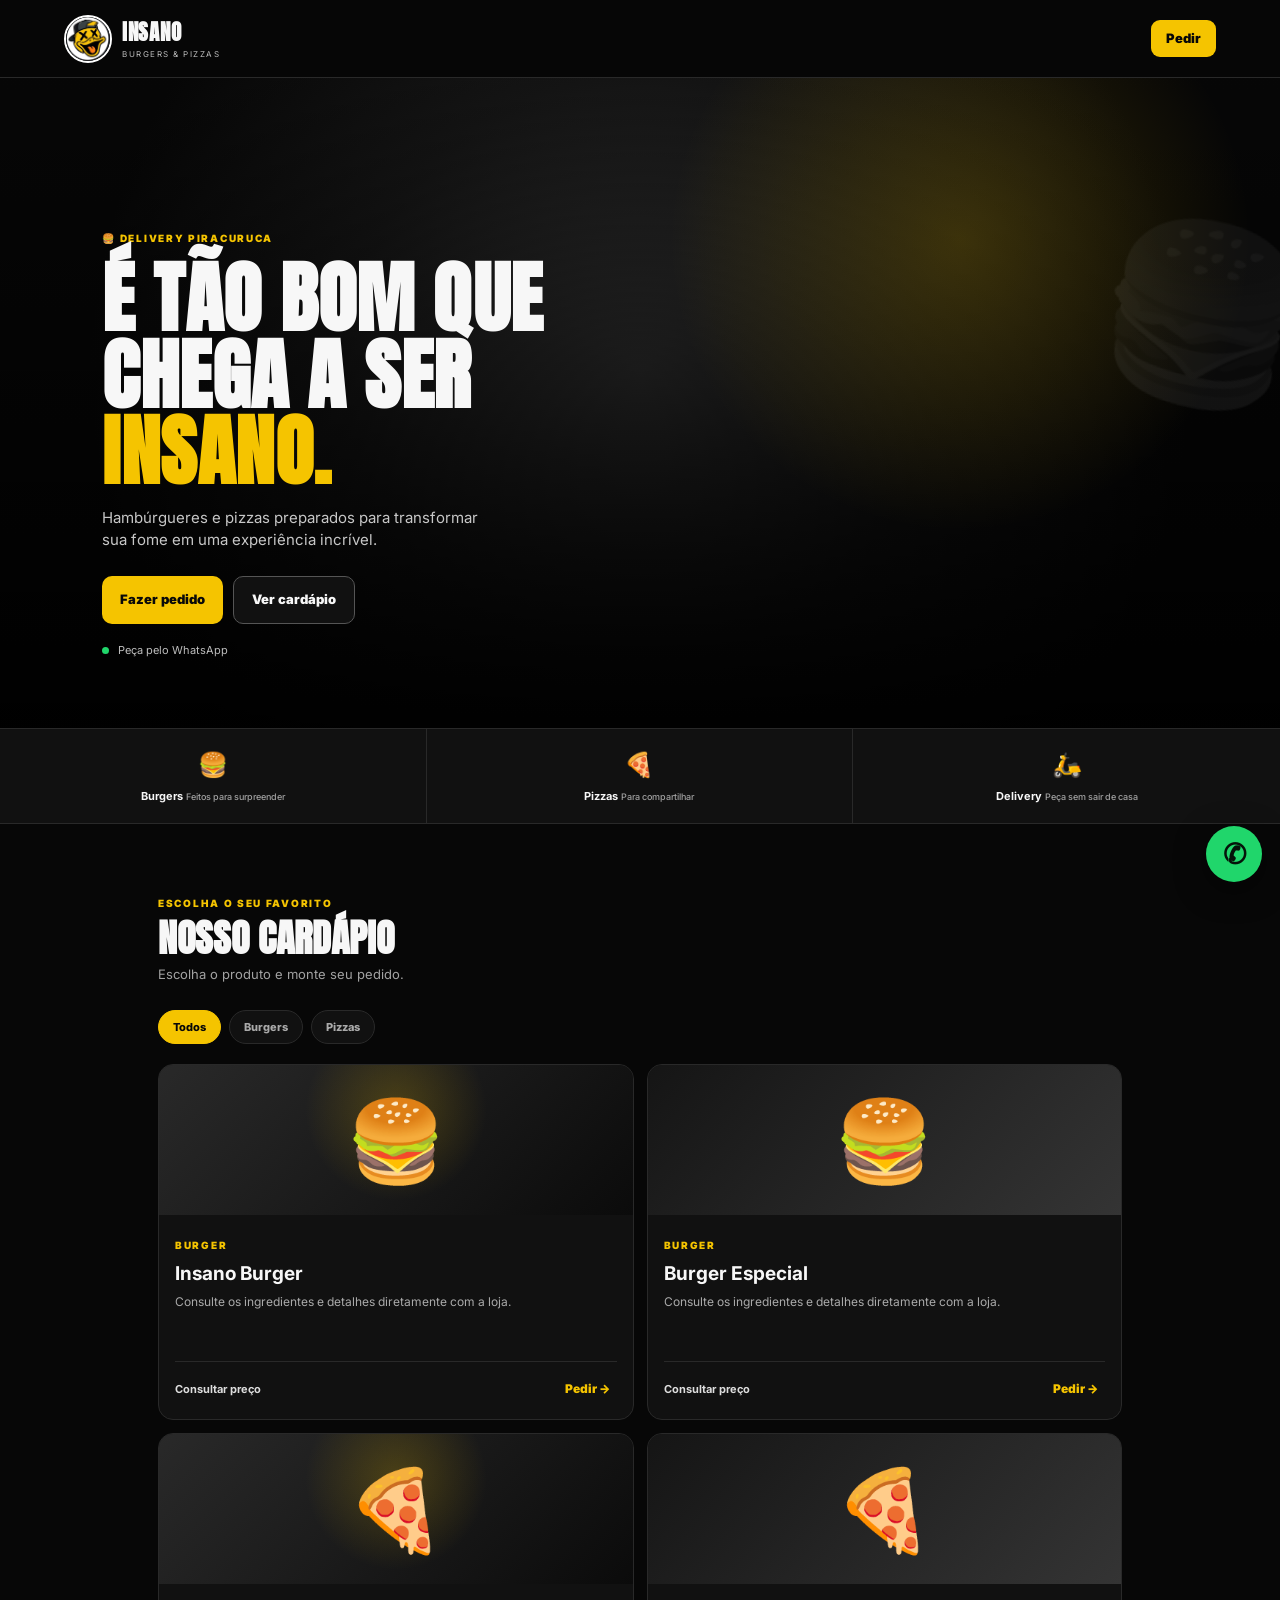
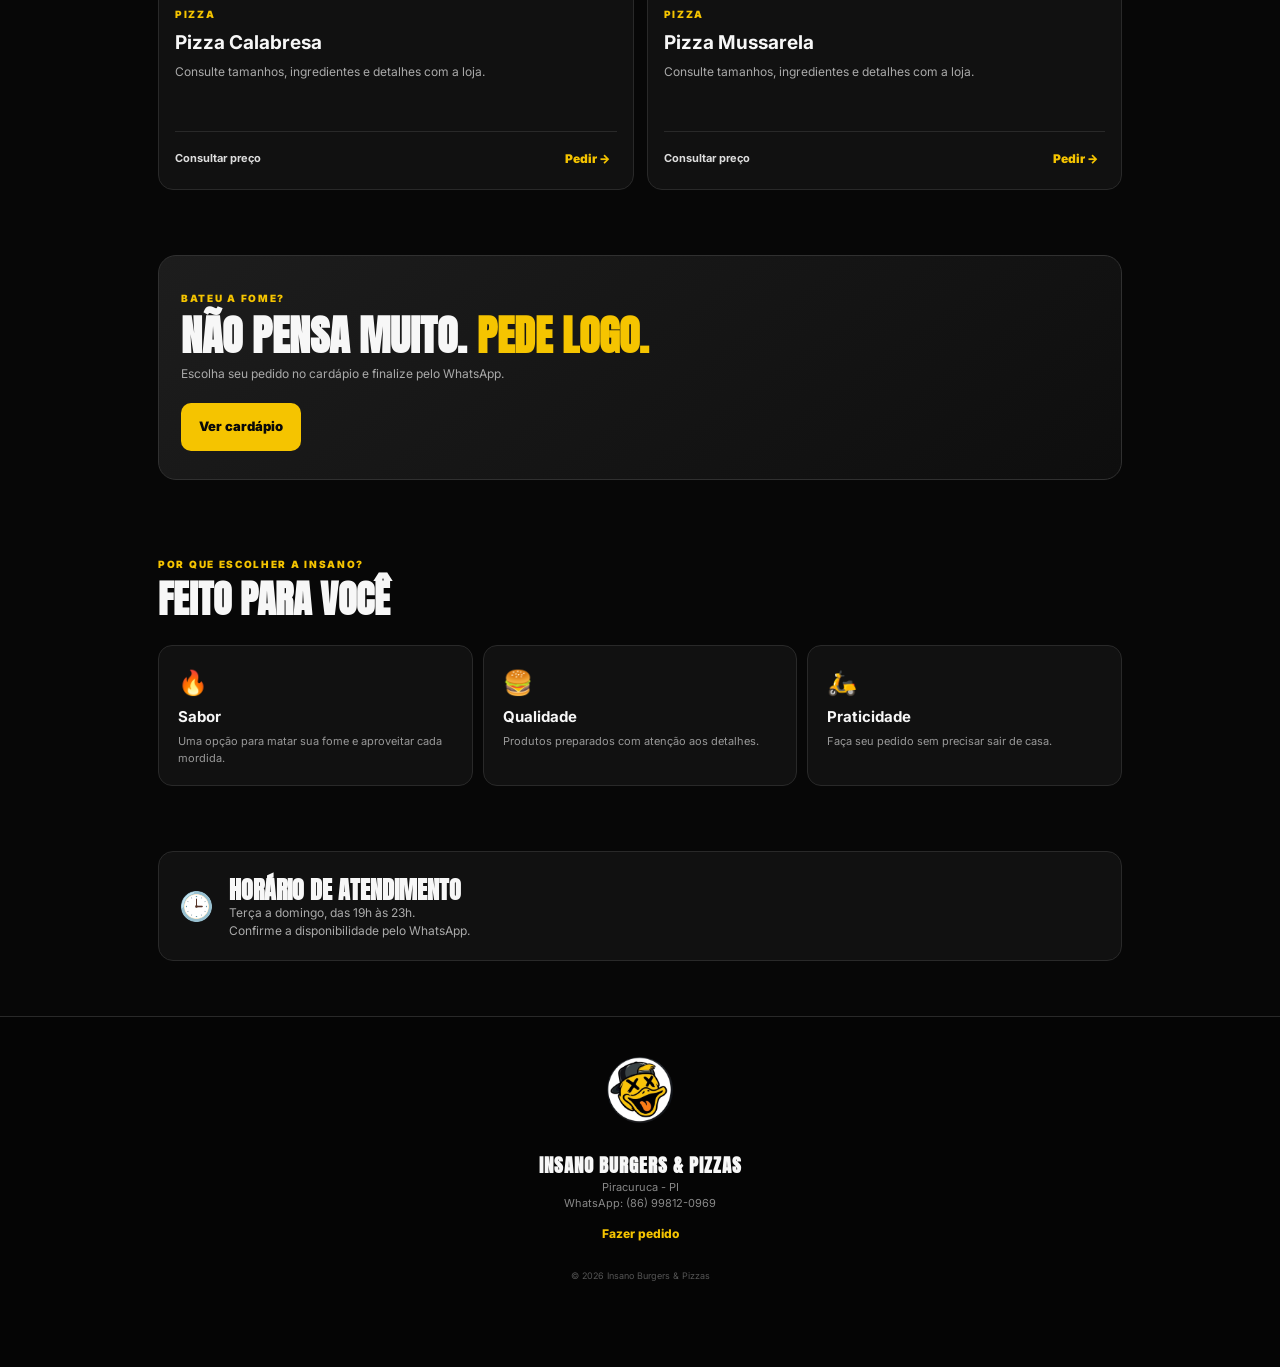
<file: commit4.html>
<!DOCTYPE html>
<html lang="pt-BR">
<head>
  <meta charset="UTF-8">
  <meta name="viewport" content="width=device-width, initial-scale=1.0">
  <meta name="theme-color" content="#070707">
  <title>Insano Burgers & Pizzas</title>

  <link rel="preconnect" href="https://fonts.googleapis.com">
  <link rel="preconnect" href="https://fonts.gstatic.com" crossorigin>
  <link href="https://fonts.googleapis.com/css2?family=Anton&family=Inter:wght@400;500;600;700;800;900&display=swap" rel="stylesheet">

  <style>
    :root {
      --bg: #070707;
      --surface: #111;
      --text: #f7f7f7;
      --muted: #a2a2a2;
      --line: #292929;
      --accent: #f5c400;
      --green: #20d66b;
    }

    * {
      box-sizing: border-box;
      margin: 0;
      padding: 0;
    }

    html {
      scroll-behavior: smooth;
      width: 100%;
      overflow-x: hidden;
    }

    body {
      width: 100%;
      max-width: 100%;
      background: var(--bg);
      color: var(--text);
      font-family: Inter, Arial, sans-serif;
      overflow-x: hidden;
      line-height: 1.5;
    }

    a {
      color: inherit;
      text-decoration: none;
    }

    button {
      font-family: inherit;
    }

    .topbar {
      height: 72px;
      display: flex;
      align-items: center;
      justify-content: space-between;
      padding: 10px 18px;
      border-bottom: 1px solid var(--line);
      background: rgba(7,7,7,.96);
      position: sticky;
      top: 0;
      z-index: 20;
    }

    .brand {
      display: flex;
      align-items: center;
      gap: 10px;
    }

    .brand-logo {
      width: 48px;
      height: 48px;
      border: 2px solid white;
      border-radius: 50%;
      display: flex;
      align-items: center;
      justify-content: center;
      overflow: hidden;
      flex-shrink: 0;
    }

    .brand-logo img {
      width: 100%;
      height: 100%;
      object-fit: cover;
      display: block;
    }

    .brand strong {
      display: block;
      font-family: Anton, sans-serif;
      font-size: 21px;
      letter-spacing: .7px;
    }

    .brand span {
      display: block;
      font-size: 8px;
      color: #bbb;
      letter-spacing: 1.5px;
    }

    .mini-order {
      background: var(--accent);
      color: #080808;
      padding: 9px 15px;
      border-radius: 9px;
      font-weight: 900;
      font-size: 13px;
    }

    .hero {
      min-height: 610px;
      display: flex;
      align-items: flex-end;
      padding: 40px 20px 46px;
      position: relative;
      overflow: hidden;
      background:
        radial-gradient(circle at 75% 25%,rgba(245,196,0,.20),transparent 27%),
        linear-gradient(180deg,rgba(0,0,0,.12),rgba(0,0,0,.96)),
        radial-gradient(circle at 50% 45%,#343434 0,#171717 40%,#070707 75%);
    }

    .hero::after {
      content: "🍔";
      position: absolute;
      right: -28px;
      top: 105px;
      font-size: 170px;
      filter: grayscale(1);
      opacity: .08;
      transform: rotate(12deg);
      pointer-events: none;
    }

    .hero-content {
      max-width: 560px;
      position: relative;
      z-index: 1;
    }

    .badge, .eyebrow, .tag {
      font-size: 10px;
      font-weight: 900;
      letter-spacing: 1.7px;
      color: var(--accent);
    }

    .hero h1 {
      font-family: Anton, sans-serif;
      font-size: 58px;
      line-height: .98;
      text-transform: uppercase;
      margin: 12px 0 17px;
      letter-spacing: .5px;
      overflow-wrap: break-word;
    }

    .hero h1 span {
      color: var(--accent);
    }

    .hero p {
      color: #c7c7c7;
      font-size: 15px;
      max-width: 380px;
    }

    .hero-actions {
      display: flex;
      flex-wrap: wrap;
      gap: 10px;
      margin: 24px 0 18px;
    }

    .btn {
      display: inline-flex;
      align-items: center;
      justify-content: center;
      min-height: 48px;
      padding: 0 18px;
      border-radius: 10px;
      font-weight: 900;
      font-size: 13px;
      cursor: pointer;
    }

    .btn-primary {
      background: var(--accent);
      color: #090909;
    }

    .btn-outline {
      border: 1px solid #555;
      background: #111;
    }

    .status {
      font-size: 11px;
      color: #bdbdbd;
    }

    .status i {
      width: 7px;
      height: 7px;
      display: inline-block;
      background: var(--green);
      border-radius: 50%;
      margin-right: 6px;
    }

    .quick-info {
      display: grid;
      grid-template-columns: repeat(3,1fr);
      border-top: 1px solid var(--line);
      border-bottom: 1px solid var(--line);
      background: var(--surface);
    }

    .quick-info > div {
      padding: 18px 8px;
      text-align: center;
      border-right: 1px solid var(--line);
      font-size: 11px;
      font-weight: 700;
    }

    .quick-info > div:last-child {
      border: 0;
    }

    .quick-info b {
      font-size: 24px;
      display: block;
      margin-bottom: 5px;
    }

    .quick-info small {
      font-size: 9px;
      color: var(--muted);
      font-weight: 500;
    }

    .section {
      padding: 65px 18px;
      max-width: 1000px;
      margin: auto;
    }

    .section-head {
      margin-bottom: 25px;
    }

    .section-head h2, .cta h2, .hours h2 {
      font-family: Anton, sans-serif;
      text-transform: uppercase;
      font-size: 38px;
      line-height: 1.05;
      margin-top: 6px;
    }

    .section-head p {
      font-size: 13px;
      color: var(--muted);
      margin-top: 7px;
    }

    .tabs {
      display: flex;
      gap: 8px;
      overflow-x: auto;
      padding-bottom: 3px;
      margin-bottom: 17px;
      scrollbar-width: none;
    }

    .tabs::-webkit-scrollbar {
      display: none;
    }

    .tab {
      flex-shrink: 0;
      border: 1px solid var(--line);
      background: var(--surface);
      color: #aaa;
      border-radius: 100px;
      padding: 9px 14px;
      white-space: nowrap;
      font-weight: 800;
      font-size: 11px;
      cursor: pointer;
    }

    .tab.active {
      background: var(--accent);
      color: #080808;
      border-color: var(--accent);
    }

    .products {
      display: grid;
      grid-template-columns: 1fr;
      gap: 13px;
    }

    .product {
      background: var(--surface);
      border: 1px solid var(--line);
      border-radius: 15px;
      overflow: hidden;
      min-width: 0;
    }

    .product-image {
      height: 150px;
      display: flex;
      align-items: center;
      justify-content: center;
      font-size: 80px;
      background:
        radial-gradient(circle at 50% 30%,rgba(245,196,0,.22),transparent 35%),
        linear-gradient(135deg,#292929,#0b0b0b);
    }

    .product-image.second {
      background: linear-gradient(135deg,#151515,#343434);
    }

    .product-body {
      padding: 16px;
    }

    .product h3 {
      font-size: 19px;
      margin: 5px 0;
    }

    .product p {
      font-size: 12px;
      color: #aaa;
      min-height: 54px;
    }

    .product-footer {
      display: flex;
      justify-content: space-between;
      align-items: center;
      gap: 10px;
      border-top: 1px solid var(--line);
      margin-top: 14px;
      padding-top: 12px;
    }

    .product-footer strong {
      font-size: 11px;
      color: #ddd;
    }

    .product-order {
      border: 0;
      background: transparent;
      color: var(--accent);
      font-size: 12px;
      font-weight: 900;
      cursor: pointer;
      padding: 7px;
    }

    .cta {
      margin: 0 18px 20px;
      padding: 28px 22px;
      border-radius: 18px;
      background: linear-gradient(145deg,#1d1d1d,#0e0e0e);
      border: 1px solid #303030;
    }

    .cta h2 {
      font-size: 42px;
    }

    .cta h2 span {
      color: var(--accent);
    }

    .cta p {
      color: #aaa;
      font-size: 12px;
      margin: 7px 0 20px;
    }

    .about {
      padding-top: 50px;
    }

    .about-grid {
      display: grid;
      gap: 10px;
    }

    .about-card {
      background: var(--surface);
      border: 1px solid var(--line);
      border-radius: 14px;
      padding: 19px;
    }

    .about-card span {
      font-size: 24px;
    }

    .about-card h3 {
      margin: 5px 0;
      font-size: 15px;
    }

    .about-card p {
      font-size: 11px;
      color: #999;
    }

    .hours {
      margin: 0 18px 55px;
      padding: 20px;
      border: 1px solid var(--line);
      border-radius: 15px;
      display: flex;
      gap: 15px;
      align-items: center;
      background: var(--surface);
    }

    .hours-icon {
      font-size: 28px;
      flex-shrink: 0;
    }

    .hours h2 {
      font-size: 24px;
    }

    .hours p {
      font-size: 12px;
      color: #aaa;
    }

    footer {
      text-align: center;
      padding: 40px 20px 85px;
      border-top: 1px solid var(--line);
      background: #050505;
    }

    .footer-logo {
      font-size: 40px;
    }

    .footer-logo img {
      width: 66px;
      height: 66px;
      object-fit: cover;
      border-radius: 50%;
      display: inline-block;
    }

    footer h3 {
      font-family: Anton, sans-serif;
      margin-top: 12px;
      letter-spacing: 1px;
    }

    footer p {
      color: #888;
      font-size: 11px;
    }

    footer > a {
      display: inline-block;
      color: var(--accent);
      font-size: 12px;
      font-weight: 800;
      margin-top: 13px;
    }

    footer small {
      display: block;
      color: #555;
      font-size: 9px;
      margin-top: 25px;
    }

    .floating-wa {
      position: fixed;
      right: 18px;
      bottom: 18px;
      width: 56px;
      height: 56px;
      border-radius: 50%;
      display: flex;
      align-items: center;
      justify-content: center;
      background: var(--green);
      color: #05130a;
      font-size: 28px;
      font-weight: 900;
      box-shadow: 0 8px 30px rgba(0,0,0,.5);
      z-index: 30;
    }

    /* MODAL DO PEDIDO */

    .order-modal {
      position: fixed;
      inset: 0;
      z-index: 1000;
      display: none;
      align-items: center;
      justify-content: center;
      padding: 15px;
      background: rgba(0,0,0,.82);
      backdrop-filter: blur(7px);
      overflow-y: auto;
    }

    .order-modal.open {
      display: flex;
    }

    .order-box {
      position: relative;
      width: 100%;
      max-width: 440px;
      max-height: 90vh;
      overflow-y: auto;
      background: #111;
      color: #f7f7f7;
      border: 1px solid #303030;
      border-radius: 22px;
      box-shadow: 0 20px 60px rgba(0,0,0,.55);
      animation: orderAppear .25s ease;
    }

    @keyframes orderAppear {
      from {
        opacity: 0;
        transform: translateY(15px) scale(.98);
      }
      to {
        opacity: 1;
        transform: translateY(0) scale(1);
      }
    }

    .close-modal {
      position: absolute;
      top: 12px;
      right: 15px;
      width: 36px;
      height: 36px;
      border: 0;
      border-radius: 50%;
      background: #242424;
      color: #fff;
      font-size: 27px;
      line-height: 1;
      cursor: pointer;
    }

    .order-header {
      text-align: center;
      padding: 28px 20px 22px;
      border-bottom: 1px solid #292929;
      background: radial-gradient(circle at 50% 0%,rgba(245,196,0,.13),transparent 70%);
    }

    .order-icon {
      display: inline-flex;
      width: 54px;
      height: 54px;
      align-items: center;
      justify-content: center;
      background: #242424;
      border: 1px solid #393939;
      border-radius: 16px;
      font-size: 28px;
      margin-bottom: 12px;
    }

    .order-icon img {
      width: 100%;
      height: 100%;
      object-fit: cover;
      display: block;
      border-radius: 14px;
    }

    .order-label {
      color: var(--accent);
      font-size: 9px;
      font-weight: 900;
      letter-spacing: 2px;
    }

    .order-header h2 {
      font-family: Anton, sans-serif;
      text-transform: uppercase;
      font-size: 29px;
      margin: 5px 0;
    }

    .selected-product {
      color: #bcbcbc;
      font-size: 13px;
    }

    .order-content {
      padding: 22px;
    }

    .order-content h3 {
      font-size: 14px;
      margin-bottom: 13px;
    }

    .payment-options {
      display: grid;
      grid-template-columns: repeat(3,minmax(0,1fr));
      gap: 9px;
    }

    .payment-option {
      position: relative;
      min-width: 0;
      min-height: 88px;
      display: flex;
      flex-direction: column;
      align-items: center;
      justify-content: center;
      gap: 7px;
      padding: 10px 5px;
      background: #1a1a1a;
      border: 1px solid #333;
      border-radius: 13px;
      color: #ccc;
      font-size: 12px;
      font-weight: 800;
      cursor: pointer;
      transition: .2s;
    }

    .payment-option input {
      position: absolute;
      opacity: 0;
    }

    .payment-icon {
      font-size: 25px;
    }

    .payment-option:has(input:checked) {
      border-color: var(--accent);
      background: rgba(245,196,0,.09);
      color: var(--accent);
      box-shadow: inset 0 0 0 1px var(--accent);
    }

    .change-section {
      display: none;
      margin-top: 23px;
      padding-top: 20px;
      border-top: 1px solid #292929;
    }

    .change-section.visible {
      display: block;
    }

    .change-options {
      display: grid;
      grid-template-columns: 1fr 1fr;
      gap: 10px;
    }

    .change-options label {
      display: block;
      cursor: pointer;
    }

    .change-options input {
      position: absolute;
      opacity: 0;
    }

    .change-options span {
      display: block;
      padding: 12px;
      text-align: center;
      border: 1px solid #333;
      border-radius: 10px;
      background: #1a1a1a;
      color: #ccc;
      font-size: 13px;
      font-weight: 800;
    }

    .change-options input:checked + span {
      border-color: var(--accent);
      color: var(--accent);
      background: rgba(245,196,0,.09);
    }

    .change-value {
      display: none;
      margin-top: 16px;
    }

    .change-value.visible {
      display: block;
    }

    .change-value label {
      display: block;
      font-size: 12px;
      color: #ccc;
      font-weight: 700;
      margin-bottom: 8px;
    }

    .money-input {
      display: flex;
      align-items: center;
      gap: 8px;
      background: #1a1a1a;
      border: 1px solid #393939;
      border-radius: 10px;
      padding: 0 13px;
    }

    .money-input span {
      color: var(--accent);
      font-size: 13px;
      font-weight: 900;
    }

    .money-input input {
      width: 100%;
      min-width: 0;
      height: 45px;
      border: 0;
      outline: 0;
      background: transparent;
      color: white;
      font: inherit;
      font-size: 14px;
    }

    .send-order {
      display: flex;
      width: 100%;
      min-height: 52px;
      align-items: center;
      justify-content: center;
      gap: 10px;
      margin-top: 24px;
      border: 0;
      border-radius: 12px;
      background: var(--accent);
      color: #080808;
      font-size: 13px;
      font-weight: 900;
      cursor: pointer;
    }

    .send-order span {
      font-size: 19px;
    }

    .order-note {
      text-align: center;
      color: #888;
      font-size: 10px;
      margin-top: 12px;
    }

    .order-error {
      color: #ff7777;
      font-size: 12px;
      margin-top: 12px;
    }

    @media (max-width: 380px) {
      .topbar {
        padding: 10px 12px;
      }

      .brand {
        gap: 7px;
      }

      .brand-logo {
        width: 43px;
        height: 43px;
      }

      .brand-logo img {
      width: 100%;
      height: 100%;
      object-fit: cover;
      display: block;
    }

    .brand strong {
        font-size: 18px;
      }

      .brand span {
        font-size: 7px;
      }

      .mini-order {
        padding: 8px 11px;
        font-size: 11px;
      }

      .hero {
        padding-left: 16px;
        padding-right: 16px;
      }

      .hero h1 {
        font-size: 49px;
      }

      .hero-actions {
        gap: 7px;
      }

      .btn {
        padding: 0 13px;
        font-size: 12px;
      }

      .section {
        padding-left: 16px;
        padding-right: 16px;
      }

      .cta, .hours {
        margin-left: 16px;
        margin-right: 16px;
      }

      .floating-wa {
        right: 14px;
        bottom: 14px;
      }
    }

    @media (max-width: 480px) {
      .order-modal {
        padding: 10px;
      }

      .order-box {
        max-height: 94vh;
        border-radius: 18px;
      }

      .order-content {
        padding: 18px;
      }
    }


    @media (max-width: 699px) {
      .hero {
        min-height: 470px;
      }
    }

    @media (min-width: 700px) {
      .topbar {
        padding: 10px 5%;
        height: 78px;
      }

      .hero {
        padding: 70px 8%;
        min-height: 650px;
      }

      .hero h1 {
        font-size: 78px;
      }

      .products {
        grid-template-columns: repeat(2,1fr);
      }

      .about-grid {
        grid-template-columns: repeat(3,1fr);
      }

      .cta, .hours {
        max-width: 964px;
        margin-left: auto;
        margin-right: auto;
      }
    }
  </style>
</head>

<body>

  <header class="topbar">
    <a class="brand" href="#">
      <div class="brand-logo"><img src="[data-uri]" alt="Logo Insano"></div>
      <div>
        <strong>INSANO</strong>
        <span>BURGERS & PIZZAS</span>
      </div>
    </a>

    <a class="mini-order" href="#cardapio">Pedir</a>
  </header>

  <main>
    <section class="hero">
      <div class="hero-content">
        <span class="badge">🍔 DELIVERY PIRACURUCA</span>

        <h1>
          É tão bom que chega a ser
          <span>INSANO.</span>
        </h1>

        <p>
          Hambúrgueres e pizzas preparados para transformar
          sua fome em uma experiência incrível.
        </p>

        <div class="hero-actions">
          <a href="#cardapio" class="btn btn-primary">
            Fazer pedido
          </a>

          <a href="#cardapio" class="btn btn-outline">
            Ver cardápio
          </a>
        </div>

        <div class="status">
          <i></i> Peça pelo WhatsApp
        </div>
      </div>
    </section>

    <section class="quick-info">
      <div>
        <b>🍔</b>
        Burgers
        <small>Feitos para surpreender</small>
      </div>

      <div>
        <b>🍕</b>
        Pizzas
        <small>Para compartilhar</small>
      </div>

      <div>
        <b>🛵</b>
        Delivery
        <small>Peça sem sair de casa</small>
      </div>
    </section>

    <section class="section" id="cardapio">
      <div class="section-head">
        <span class="eyebrow">ESCOLHA O SEU FAVORITO</span>
        <h2>Nosso cardápio</h2>
        <p>Escolha o produto e monte seu pedido.</p>
      </div>

      <div class="tabs">
        <button class="tab active" data-filter="todos">Todos</button>
        <button class="tab" data-filter="burger">Burgers</button>
        <button class="tab" data-filter="pizza">Pizzas</button>
      </div>

      <div class="products">

        <article class="product" data-category="burger">
          <div class="product-image">🍔</div>
          <div class="product-body">
            <span class="tag">BURGER</span>
            <h3>Insano Burger</h3>
            <p>Consulte os ingredientes e detalhes diretamente com a loja.</p>
            <div class="product-footer">
              <strong>Consultar preço</strong>
              <button class="product-order" data-product="Insano Burger">
                Pedir →
              </button>
            </div>
          </div>
        </article>

        <article class="product" data-category="burger">
          <div class="product-image second">🍔</div>
          <div class="product-body">
            <span class="tag">BURGER</span>
            <h3>Burger Especial</h3>
            <p>Consulte os ingredientes e detalhes diretamente com a loja.</p>
            <div class="product-footer">
              <strong>Consultar preço</strong>
              <button class="product-order" data-product="Burger Especial">
                Pedir →
              </button>
            </div>
          </div>
        </article>

        <article class="product" data-category="pizza">
          <div class="product-image">🍕</div>
          <div class="product-body">
            <span class="tag">PIZZA</span>
            <h3>Pizza Calabresa</h3>
            <p>Consulte tamanhos, ingredientes e detalhes com a loja.</p>
            <div class="product-footer">
              <strong>Consultar preço</strong>
              <button class="product-order" data-product="Pizza Calabresa">
                Pedir →
              </button>
            </div>
          </div>
        </article>

        <article class="product" data-category="pizza">
          <div class="product-image second">🍕</div>
          <div class="product-body">
            <span class="tag">PIZZA</span>
            <h3>Pizza Mussarela</h3>
            <p>Consulte tamanhos, ingredientes e detalhes com a loja.</p>
            <div class="product-footer">
              <strong>Consultar preço</strong>
              <button class="product-order" data-product="Pizza Mussarela">
                Pedir →
              </button>
            </div>
          </div>
        </article>

      </div>
    </section>

    <section class="cta">
      <span class="eyebrow">BATEU A FOME?</span>
      <h2>Não pensa muito. <span>PEDE LOGO.</span></h2>
      <p>Escolha seu pedido no cardápio e finalize pelo WhatsApp.</p>
      <a href="#cardapio" class="btn btn-primary">Ver cardápio</a>
    </section>

    <section class="section about">
      <div class="section-head">
        <span class="eyebrow">POR QUE ESCOLHER A INSANO?</span>
        <h2>Feito para você</h2>
      </div>

      <div class="about-grid">
        <div class="about-card">
          <span>🔥</span>
          <h3>Sabor</h3>
          <p>Uma opção para matar sua fome e aproveitar cada mordida.</p>
        </div>

        <div class="about-card">
          <span>🍔</span>
          <h3>Qualidade</h3>
          <p>Produtos preparados com atenção aos detalhes.</p>
        </div>

        <div class="about-card">
          <span>🛵</span>
          <h3>Praticidade</h3>
          <p>Faça seu pedido sem precisar sair de casa.</p>
        </div>
      </div>
    </section>

    <section class="hours">
      <div class="hours-icon">🕒</div>
      <div>
        <h2>Horário de atendimento</h2>
        <p>Terça a domingo, das 19h às 23h.</p>
        <p>Confirme a disponibilidade pelo WhatsApp.</p>
      </div>
    </section>
  </main>

  <footer>
    <div class="footer-logo"><img src="[data-uri]" alt="Logo Insano"></div>
    <h3>INSANO BURGERS & PIZZAS</h3>
    <p>Piracuruca - PI</p>
    <p>WhatsApp: (86) 99812-0969</p>
    <a href="#cardapio">Fazer pedido</a>
    <small>© 2026 Insano Burgers & Pizzas</small>
  </footer>

  <a
    class="floating-wa"
    href="https://wa.me/5586998120969"
    target="_blank"
    rel="noopener noreferrer"
    aria-label="Conversar pelo WhatsApp"
  >✆</a>

  <!-- MODAL DE PEDIDO -->

  <div class="order-modal" id="orderModal" aria-hidden="true">
    <div class="order-box" role="dialog" aria-modal="true" aria-labelledby="orderTitle">

      <button class="close-modal" id="closeModal" type="button" aria-label="Fechar">
        &times;
      </button>

      <div class="order-header">
        <span class="order-icon"><img src="[data-uri]" alt="Logo Insano"></span>
        <p class="order-label">INSANO BURGERS & PIZZAS</p>
        <h2 id="orderTitle">Finalizar pedido</h2>
        <p class="selected-product" id="selectedProduct"></p>
      </div>

      <div class="order-content">
        <h3>Forma de pagamento?</h3>

        <div class="payment-options">
          <label class="payment-option">
            <input type="radio" name="payment" value="Cartão">
            <span class="payment-icon">💳</span>
            <span>Cartão</span>
          </label>

          <label class="payment-option">
            <input type="radio" name="payment" value="Pix">
            <span class="payment-icon">💠</span>
            <span>Pix</span>
          </label>

          <label class="payment-option">
            <input type="radio" name="payment" value="Dinheiro">
            <span class="payment-icon">💵</span>
            <span>Dinheiro</span>
          </label>
        </div>

        <div class="change-section" id="changeSection">
          <h3>Precisa de troco?</h3>

          <div class="change-options">
            <label>
              <input type="radio" name="change" value="Não">
              <span>Não</span>
            </label>

            <label>
              <input type="radio" name="change" value="Sim">
              <span>Sim</span>
            </label>
          </div>

          <div class="change-value" id="changeValue">
            <label for="changeAmount">Troco para quanto?</label>
            <div class="money-input">
              <span>R$</span>
              <input
                type="number"
                id="changeAmount"
                min="0.01"
                step="0.01"
                placeholder="Ex.: 50,00"
              >
            </div>
          </div>
        </div>

        <p class="order-error" id="orderError" role="alert"></p>

        <button class="send-order" id="sendOrder" type="button">
          Enviar pedido pelo WhatsApp
          <span>➜</span>
        </button>

        <p class="order-note">
          Você poderá conferir a mensagem antes de enviá-la.
        </p>
      </div>
    </div>
  </div>

  <script>
    // FILTROS DO CARDÁPIO

    const tabs = document.querySelectorAll('.tab');
    const products = document.querySelectorAll('.product');

    tabs.forEach(tab => {
      tab.addEventListener('click', () => {
        tabs.forEach(t => t.classList.remove('active'));
        tab.classList.add('active');

        const filter = tab.dataset.filter;

        products.forEach(product => {
          product.style.display =
            filter === 'todos' ||
            product.dataset.category === filter
              ? ''
              : 'none';
        });
      });
    });

    // ELEMENTOS DO PEDIDO

    const orderModal = document.getElementById('orderModal');
    const closeModal = document.getElementById('closeModal');
    const selectedProduct = document.getElementById('selectedProduct');
    const changeSection = document.getElementById('changeSection');
    const changeValue = document.getElementById('changeValue');
    const changeAmount = document.getElementById('changeAmount');
    const orderError = document.getElementById('orderError');
    const sendOrder = document.getElementById('sendOrder');

    let currentProduct = '';

    // ABRIR A JANELA

    document.querySelectorAll('.product-order').forEach(button => {
      button.addEventListener('click', () => {
        currentProduct = button.dataset.product;
        selectedProduct.textContent = currentProduct;

        document.querySelectorAll(
          'input[name="payment"], input[name="change"]'
        ).forEach(input => {
          input.checked = false;
        });

        changeSection.classList.remove('visible');
        changeValue.classList.remove('visible');
        changeAmount.value = '';
        orderError.textContent = '';

        orderModal.classList.add('open');
        orderModal.setAttribute('aria-hidden', 'false');
        document.body.style.overflow = 'hidden';
      });
    });

    // FECHAR A JANELA

    function closeOrderModal() {
      orderModal.classList.remove('open');
      orderModal.setAttribute('aria-hidden', 'true');
      document.body.style.overflow = '';
    }

    closeModal.addEventListener('click', closeOrderModal);

    orderModal.addEventListener('click', event => {
      if (event.target === orderModal) {
        closeOrderModal();
      }
    });

    document.addEventListener('keydown', event => {
      if (
        event.key === 'Escape' &&
        orderModal.classList.contains('open')
      ) {
        closeOrderModal();
      }
    });

    // SELEÇÃO DE PAGAMENTO

    document.querySelectorAll('input[name="payment"]').forEach(input => {
      input.addEventListener('change', () => {
        orderError.textContent = '';

        if (input.value === 'Dinheiro' && input.checked) {
          changeSection.classList.add('visible');
        } else if (input.checked) {
          changeSection.classList.remove('visible');
          changeValue.classList.remove('visible');

          document.querySelectorAll('input[name="change"]').forEach(radio => {
            radio.checked = false;
          });

          changeAmount.value = '';
        }
      });
    });

    // SELEÇÃO DE TROCO

    document.querySelectorAll('input[name="change"]').forEach(input => {
      input.addEventListener('change', () => {
        orderError.textContent = '';

        if (input.value === 'Sim' && input.checked) {
          changeValue.classList.add('visible');
        } else if (input.value === 'Não' && input.checked) {
          changeValue.classList.remove('visible');
          changeAmount.value = '';
        }
      });
    });

    // ENVIAR PEDIDO

    sendOrder.addEventListener('click', () => {
      const payment = document.querySelector(
        'input[name="payment"]:checked'
      );

      if (!payment) {
        orderError.textContent =
          'Selecione uma forma de pagamento.';
        return;
      }

      let changeMessage = '';

      if (payment.value === 'Dinheiro') {
        const change = document.querySelector(
          'input[name="change"]:checked'
        );

        if (!change) {
          orderError.textContent =
            'Informe se precisa de troco.';
          return;
        }

        if (change.value === 'Sim') {
          const amount = Number(changeAmount.value);

          if (
            !changeAmount.value ||
            !Number.isFinite(amount) ||
            amount <= 0
          ) {
            orderError.textContent =
              'Informe um valor válido para o troco.';
            return;
          }

          changeMessage =
            `\nTroco para: R$ ${amount.toFixed(2).replace('.', ',')}`;
        } else {
          changeMessage = '\nTroco: Não precisa.';
        }
      }

      const message =
        `Olá, boa noite! Gostaria de pedir:\n\n` +
        `🍔 Pedido: ${currentProduct}\n` +
        `💳 Forma de pagamento: ${payment.value}` +
        changeMessage +
        `\n\nAguardo a confirmação. Obrigado!`;

      const phone = '5586998120969';

      const whatsappURL =
        `https://wa.me/${phone}?text=${encodeURIComponent(message)}`;

      window.open(whatsappURL, '_blank');

      closeOrderModal();
    });
  </script>

</body>
</html>
</file>
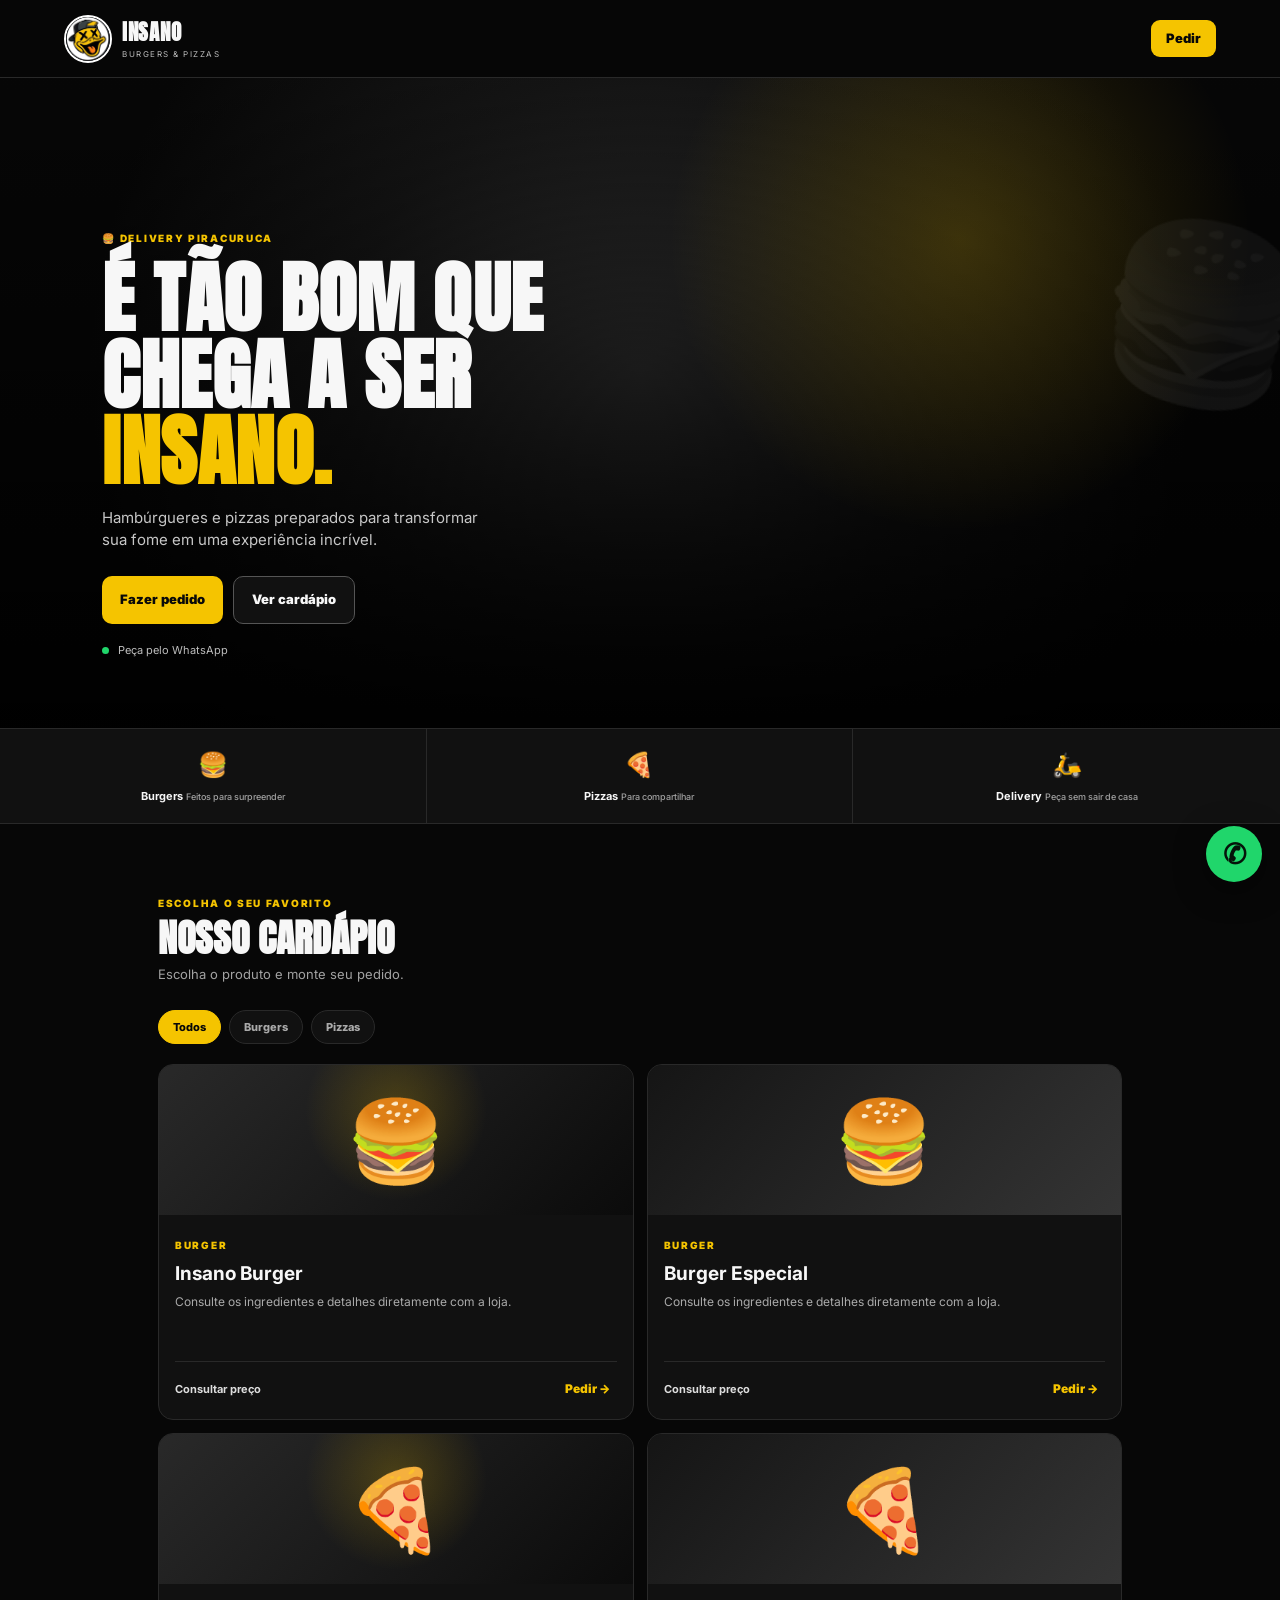
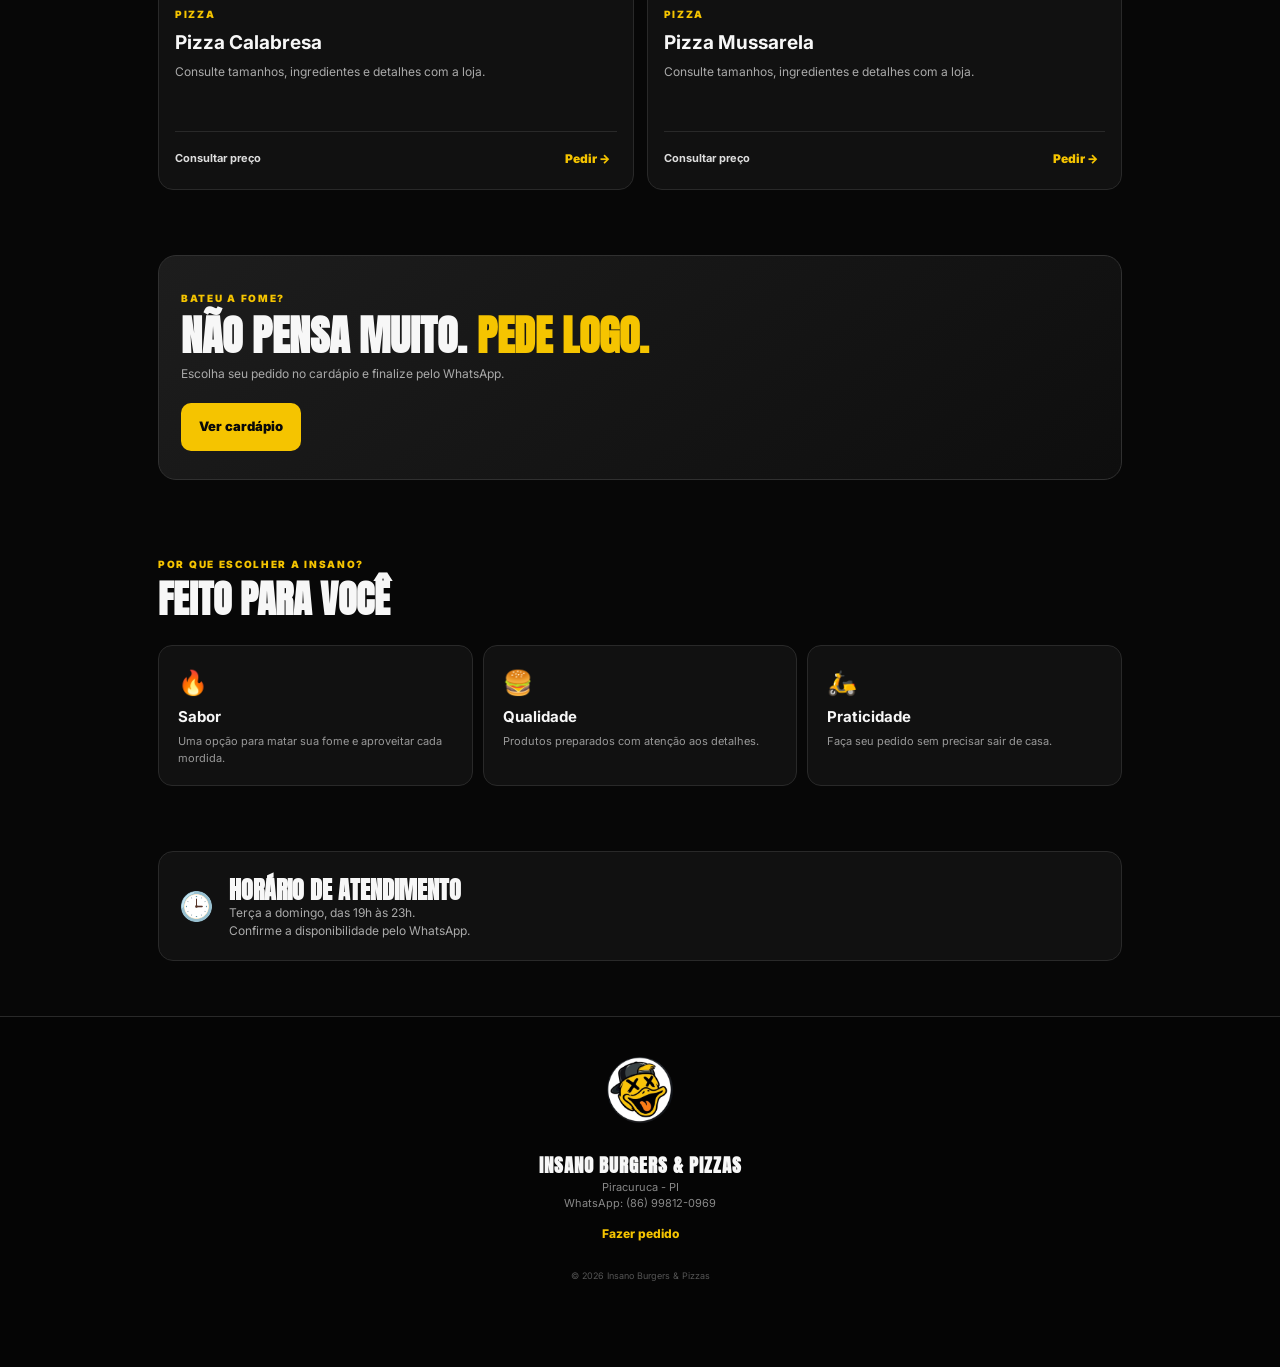
<file: commit5.html>
<!DOCTYPE html>
<html lang="pt-BR">
<head>
  <meta charset="UTF-8">
  <meta name="viewport" content="width=device-width, initial-scale=1.0">
  <meta name="theme-color" content="#070707">
  <title>Insano Burgers & Pizzas</title>

  <link rel="preconnect" href="https://fonts.googleapis.com">
  <link rel="preconnect" href="https://fonts.gstatic.com" crossorigin>
  <link href="https://fonts.googleapis.com/css2?family=Anton&family=Inter:wght@400;500;600;700;800;900&display=swap" rel="stylesheet">

  <style>
    :root {
      --bg: #070707;
      --surface: #111;
      --text: #f7f7f7;
      --muted: #a2a2a2;
      --line: #292929;
      --accent: #f5c400;
      --green: #20d66b;
    }

    * {
      box-sizing: border-box;
      margin: 0;
      padding: 0;
    }

    html {
      scroll-behavior: smooth;
      width: 100%;
      overflow-x: hidden;
    }

    body {
      width: 100%;
      max-width: 100%;
      background: var(--bg);
      color: var(--text);
      font-family: Inter, Arial, sans-serif;
      overflow-x: hidden;
      line-height: 1.5;
    }

    a {
      color: inherit;
      text-decoration: none;
    }

    button {
      font-family: inherit;
    }

    .topbar {
      height: 72px;
      display: flex;
      align-items: center;
      justify-content: space-between;
      padding: 10px 18px;
      border-bottom: 1px solid var(--line);
      background: rgba(7,7,7,.96);
      position: sticky;
      top: 0;
      z-index: 20;
    }

    .brand {
      display: flex;
      align-items: center;
      gap: 10px;
    }

    .brand-logo {
      width: 48px;
      height: 48px;
      border: 2px solid white;
      border-radius: 50%;
      display: flex;
      align-items: center;
      justify-content: center;
      overflow: hidden;
      flex-shrink: 0;
    }

    .brand-logo img {
      width: 100%;
      height: 100%;
      object-fit: cover;
      display: block;
    }

    .brand strong {
      display: block;
      font-family: Anton, sans-serif;
      font-size: 21px;
      letter-spacing: .7px;
    }

    .brand span {
      display: block;
      font-size: 8px;
      color: #bbb;
      letter-spacing: 1.5px;
    }

    .mini-order {
      background: var(--accent);
      color: #080808;
      padding: 9px 15px;
      border-radius: 9px;
      font-weight: 900;
      font-size: 13px;
    }

    .hero {
      min-height: 610px;
      display: flex;
      align-items: flex-end;
      padding: 40px 20px 46px;
      position: relative;
      overflow: hidden;
      background:
        radial-gradient(circle at 75% 25%,rgba(245,196,0,.20),transparent 27%),
        linear-gradient(180deg,rgba(0,0,0,.12),rgba(0,0,0,.96)),
        radial-gradient(circle at 50% 45%,#343434 0,#171717 40%,#070707 75%);
    }

    .hero::after {
      content: "🍔";
      position: absolute;
      right: -28px;
      top: 105px;
      font-size: 170px;
      filter: grayscale(1);
      opacity: .08;
      transform: rotate(12deg);
      pointer-events: none;
    }

    .hero-content {
      max-width: 560px;
      position: relative;
      z-index: 1;
    }

    .badge, .eyebrow, .tag {
      font-size: 10px;
      font-weight: 900;
      letter-spacing: 1.7px;
      color: var(--accent);
    }

    .hero h1 {
      font-family: Anton, sans-serif;
      font-size: 58px;
      line-height: .98;
      text-transform: uppercase;
      margin: 12px 0 17px;
      letter-spacing: .5px;
      overflow-wrap: break-word;
    }

    .hero h1 span {
      color: var(--accent);
    }

    .hero p {
      color: #c7c7c7;
      font-size: 15px;
      max-width: 380px;
    }

    .hero-actions {
      display: flex;
      flex-wrap: wrap;
      gap: 10px;
      margin: 24px 0 18px;
    }

    .btn {
      display: inline-flex;
      align-items: center;
      justify-content: center;
      min-height: 48px;
      padding: 0 18px;
      border-radius: 10px;
      font-weight: 900;
      font-size: 13px;
      cursor: pointer;
    }

    .btn-primary {
      background: var(--accent);
      color: #090909;
    }

    .btn-outline {
      border: 1px solid #555;
      background: #111;
    }

    .status {
      font-size: 11px;
      color: #bdbdbd;
    }

    .status i {
      width: 7px;
      height: 7px;
      display: inline-block;
      background: var(--green);
      border-radius: 50%;
      margin-right: 6px;
    }

    .quick-info {
      display: grid;
      grid-template-columns: repeat(3,1fr);
      border-top: 1px solid var(--line);
      border-bottom: 1px solid var(--line);
      background: var(--surface);
    }

    .quick-info > div {
      padding: 18px 8px;
      text-align: center;
      border-right: 1px solid var(--line);
      font-size: 11px;
      font-weight: 700;
    }

    .quick-info > div:last-child {
      border: 0;
    }

    .quick-info b {
      font-size: 24px;
      display: block;
      margin-bottom: 5px;
    }

    .quick-info small {
      font-size: 9px;
      color: var(--muted);
      font-weight: 500;
    }

    .section {
      padding: 65px 18px;
      max-width: 1000px;
      margin: auto;
    }

    .section-head {
      margin-bottom: 25px;
    }

    .section-head h2, .cta h2, .hours h2 {
      font-family: Anton, sans-serif;
      text-transform: uppercase;
      font-size: 38px;
      line-height: 1.05;
      margin-top: 6px;
    }

    .section-head p {
      font-size: 13px;
      color: var(--muted);
      margin-top: 7px;
    }

    .tabs {
      display: flex;
      gap: 8px;
      overflow-x: auto;
      padding-bottom: 3px;
      margin-bottom: 17px;
      scrollbar-width: none;
    }

    .tabs::-webkit-scrollbar {
      display: none;
    }

    .tab {
      flex-shrink: 0;
      border: 1px solid var(--line);
      background: var(--surface);
      color: #aaa;
      border-radius: 100px;
      padding: 9px 14px;
      white-space: nowrap;
      font-weight: 800;
      font-size: 11px;
      cursor: pointer;
    }

    .tab.active {
      background: var(--accent);
      color: #080808;
      border-color: var(--accent);
    }

    .products {
      display: grid;
      grid-template-columns: 1fr;
      gap: 13px;
    }

    .product {
      background: var(--surface);
      border: 1px solid var(--line);
      border-radius: 15px;
      overflow: hidden;
      min-width: 0;
    }

    .product-image {
      height: 150px;
      display: flex;
      align-items: center;
      justify-content: center;
      font-size: 80px;
      background:
        radial-gradient(circle at 50% 30%,rgba(245,196,0,.22),transparent 35%),
        linear-gradient(135deg,#292929,#0b0b0b);
    }

    .product-image.second {
      background: linear-gradient(135deg,#151515,#343434);
    }

    .product-body {
      padding: 16px;
    }

    .product h3 {
      font-size: 19px;
      margin: 5px 0;
    }

    .product p {
      font-size: 12px;
      color: #aaa;
      min-height: 54px;
    }

    .product-footer {
      display: flex;
      justify-content: space-between;
      align-items: center;
      gap: 10px;
      border-top: 1px solid var(--line);
      margin-top: 14px;
      padding-top: 12px;
    }

    .product-footer strong {
      font-size: 11px;
      color: #ddd;
    }

    .product-order {
      border: 0;
      background: transparent;
      color: var(--accent);
      font-size: 12px;
      font-weight: 900;
      cursor: pointer;
      padding: 7px;
    }

    .cta {
      margin: 0 18px 20px;
      padding: 28px 22px;
      border-radius: 18px;
      background: linear-gradient(145deg,#1d1d1d,#0e0e0e);
      border: 1px solid #303030;
    }

    .cta h2 {
      font-size: 42px;
    }

    .cta h2 span {
      color: var(--accent);
    }

    .cta p {
      color: #aaa;
      font-size: 12px;
      margin: 7px 0 20px;
    }

    .about {
      padding-top: 50px;
    }

    .about-grid {
      display: grid;
      gap: 10px;
    }

    .about-card {
      background: var(--surface);
      border: 1px solid var(--line);
      border-radius: 14px;
      padding: 19px;
    }

    .about-card span {
      font-size: 24px;
    }

    .about-card h3 {
      margin: 5px 0;
      font-size: 15px;
    }

    .about-card p {
      font-size: 11px;
      color: #999;
    }

    .hours {
      margin: 0 18px 55px;
      padding: 20px;
      border: 1px solid var(--line);
      border-radius: 15px;
      display: flex;
      gap: 15px;
      align-items: center;
      background: var(--surface);
    }

    .hours-icon {
      font-size: 28px;
      flex-shrink: 0;
    }

    .hours h2 {
      font-size: 24px;
    }

    .hours p {
      font-size: 12px;
      color: #aaa;
    }

    footer {
      text-align: center;
      padding: 40px 20px 85px;
      border-top: 1px solid var(--line);
      background: #050505;
    }

    .footer-logo {
      font-size: 40px;
    }

    .footer-logo img {
      width: 66px;
      height: 66px;
      object-fit: cover;
      border-radius: 50%;
      display: inline-block;
    }

    footer h3 {
      font-family: Anton, sans-serif;
      margin-top: 12px;
      letter-spacing: 1px;
    }

    footer p {
      color: #888;
      font-size: 11px;
    }

    footer > a {
      display: inline-block;
      color: var(--accent);
      font-size: 12px;
      font-weight: 800;
      margin-top: 13px;
    }

    footer small {
      display: block;
      color: #555;
      font-size: 9px;
      margin-top: 25px;
    }

    .floating-wa {
      position: fixed;
      right: 18px;
      bottom: 18px;
      width: 56px;
      height: 56px;
      border-radius: 50%;
      display: flex;
      align-items: center;
      justify-content: center;
      background: var(--green);
      color: #05130a;
      font-size: 28px;
      font-weight: 900;
      box-shadow: 0 8px 30px rgba(0,0,0,.5);
      z-index: 30;
    }

    /* MODAL DO PEDIDO */

    .order-modal {
      position: fixed;
      inset: 0;
      z-index: 1000;
      display: none;
      align-items: center;
      justify-content: center;
      padding: 15px;
      background: rgba(0,0,0,.82);
      backdrop-filter: blur(7px);
      overflow-y: auto;
    }

    .order-modal.open {
      display: flex;
    }

    .order-box {
      position: relative;
      width: 100%;
      max-width: 440px;
      max-height: 90vh;
      overflow-y: auto;
      background: #111;
      color: #f7f7f7;
      border: 1px solid #303030;
      border-radius: 22px;
      box-shadow: 0 20px 60px rgba(0,0,0,.55);
      animation: orderAppear .25s ease;
    }

    @keyframes orderAppear {
      from {
        opacity: 0;
        transform: translateY(15px) scale(.98);
      }
      to {
        opacity: 1;
        transform: translateY(0) scale(1);
      }
    }

    .close-modal {
      position: absolute;
      top: 12px;
      right: 15px;
      width: 36px;
      height: 36px;
      border: 0;
      border-radius: 50%;
      background: #242424;
      color: #fff;
      font-size: 27px;
      line-height: 1;
      cursor: pointer;
    }

    .order-header {
      text-align: center;
      padding: 28px 20px 22px;
      border-bottom: 1px solid #292929;
      background: radial-gradient(circle at 50% 0%,rgba(245,196,0,.13),transparent 70%);
    }

    .order-icon {
      display: inline-flex;
      width: 54px;
      height: 54px;
      align-items: center;
      justify-content: center;
      background: #242424;
      border: 1px solid #393939;
      border-radius: 16px;
      font-size: 28px;
      margin-bottom: 12px;
    }

    .order-icon img {
      width: 100%;
      height: 100%;
      object-fit: cover;
      display: block;
      border-radius: 14px;
    }

    .order-label {
      color: var(--accent);
      font-size: 9px;
      font-weight: 900;
      letter-spacing: 2px;
    }

    .order-header h2 {
      font-family: Anton, sans-serif;
      text-transform: uppercase;
      font-size: 29px;
      margin: 5px 0;
    }

    .selected-product {
      color: #bcbcbc;
      font-size: 13px;
    }

    .order-content {
      padding: 22px;
    }

    .order-content h3 {
      font-size: 14px;
      margin-bottom: 13px;
    }

    .fulfillment-section { margin-bottom: 24px; }
    .fulfillment-options { display: grid; grid-template-columns: 1fr 1fr; gap: 9px; }
    .fulfillment-option {
      min-height: 54px; display: flex; align-items: center; justify-content: center;
      gap: 8px; padding: 10px; background: #1a1a1a; border: 1px solid #333;
      border-radius: 12px; color: #ccc; font-size: 12px; font-weight: 800; cursor: pointer;
    }
    .fulfillment-option input { accent-color: var(--accent); }
    .fulfillment-option:has(input:checked) {
      border-color: var(--accent); background: rgba(245,196,0,.09); color: var(--accent);
      box-shadow: inset 0 0 0 1px var(--accent);
    }
    .delivery-notice {
      display: none; margin-top: 12px; padding: 12px;
      border: 1px solid rgba(245,196,0,.35); border-radius: 10px;
      background: rgba(245,196,0,.08); color: #f5d75b; font-size: 12px; font-weight: 700;
    }
    .delivery-notice.visible { display: block; }

    .payment-options {
      display: grid;
      grid-template-columns: repeat(3,minmax(0,1fr));
      gap: 9px;
    }

    .payment-option {
      position: relative;
      min-width: 0;
      min-height: 88px;
      display: flex;
      flex-direction: column;
      align-items: center;
      justify-content: center;
      gap: 7px;
      padding: 10px 5px;
      background: #1a1a1a;
      border: 1px solid #333;
      border-radius: 13px;
      color: #ccc;
      font-size: 12px;
      font-weight: 800;
      cursor: pointer;
      transition: .2s;
    }

    .payment-option input {
      position: absolute;
      opacity: 0;
    }

    .payment-icon {
      font-size: 25px;
    }

    .payment-option:has(input:checked) {
      border-color: var(--accent);
      background: rgba(245,196,0,.09);
      color: var(--accent);
      box-shadow: inset 0 0 0 1px var(--accent);
    }

    .change-section {
      display: none;
      margin-top: 23px;
      padding-top: 20px;
      border-top: 1px solid #292929;
    }

    .change-section.visible {
      display: block;
    }

    .change-options {
      display: grid;
      grid-template-columns: 1fr 1fr;
      gap: 10px;
    }

    .change-options label {
      display: block;
      cursor: pointer;
    }

    .change-options input {
      position: absolute;
      opacity: 0;
    }

    .change-options span {
      display: block;
      padding: 12px;
      text-align: center;
      border: 1px solid #333;
      border-radius: 10px;
      background: #1a1a1a;
      color: #ccc;
      font-size: 13px;
      font-weight: 800;
    }

    .change-options input:checked + span {
      border-color: var(--accent);
      color: var(--accent);
      background: rgba(245,196,0,.09);
    }

    .change-value {
      display: none;
      margin-top: 16px;
    }

    .change-value.visible {
      display: block;
    }

    .change-value label {
      display: block;
      font-size: 12px;
      color: #ccc;
      font-weight: 700;
      margin-bottom: 8px;
    }

    .money-input {
      display: flex;
      align-items: center;
      gap: 8px;
      background: #1a1a1a;
      border: 1px solid #393939;
      border-radius: 10px;
      padding: 0 13px;
    }

    .money-input span {
      color: var(--accent);
      font-size: 13px;
      font-weight: 900;
    }

    .money-input input {
      width: 100%;
      min-width: 0;
      height: 45px;
      border: 0;
      outline: 0;
      background: transparent;
      color: white;
      font: inherit;
      font-size: 14px;
    }

    .send-order {
      display: flex;
      width: 100%;
      min-height: 52px;
      align-items: center;
      justify-content: center;
      gap: 10px;
      margin-top: 24px;
      border: 0;
      border-radius: 12px;
      background: var(--accent);
      color: #080808;
      font-size: 13px;
      font-weight: 900;
      cursor: pointer;
    }

    .send-order span {
      font-size: 19px;
    }

    .order-note {
      text-align: center;
      color: #888;
      font-size: 10px;
      margin-top: 12px;
    }

    .order-error {
      color: #ff7777;
      font-size: 12px;
      margin-top: 12px;
    }

    @media (max-width: 380px) {
      .topbar {
        padding: 10px 12px;
      }

      .brand {
        gap: 7px;
      }

      .brand-logo {
        width: 43px;
        height: 43px;
      }

      .brand-logo img {
      width: 100%;
      height: 100%;
      object-fit: cover;
      display: block;
    }

    .brand strong {
        font-size: 18px;
      }

      .brand span {
        font-size: 7px;
      }

      .mini-order {
        padding: 8px 11px;
        font-size: 11px;
      }

      .hero {
        padding-left: 16px;
        padding-right: 16px;
      }

      .hero h1 {
        font-size: 49px;
      }

      .hero-actions {
        gap: 7px;
      }

      .btn {
        padding: 0 13px;
        font-size: 12px;
      }

      .section {
        padding-left: 16px;
        padding-right: 16px;
      }

      .cta, .hours {
        margin-left: 16px;
        margin-right: 16px;
      }

      .floating-wa {
        right: 14px;
        bottom: 14px;
      }
    }

    @media (max-width: 480px) {
      .order-modal {
        padding: 10px;
      }

      .order-box {
        max-height: 94vh;
        border-radius: 18px;
      }

      .order-content {
        padding: 18px;
      }
    }


    @media (max-width: 699px) {
      .hero {
        min-height: 470px;
      }
    }

    @media (min-width: 700px) {
      .topbar {
        padding: 10px 5%;
        height: 78px;
      }

      .hero {
        padding: 70px 8%;
        min-height: 650px;
      }

      .hero h1 {
        font-size: 78px;
      }

      .products {
        grid-template-columns: repeat(2,1fr);
      }

      .about-grid {
        grid-template-columns: repeat(3,1fr);
      }

      .cta, .hours {
        max-width: 964px;
        margin-left: auto;
        margin-right: auto;
      }
    }
  </style>
</head>

<body>

  <header class="topbar">
    <a class="brand" href="#">
      <div class="brand-logo"><img src="[data-uri]" alt="Logo Insano"></div>
      <div>
        <strong>INSANO</strong>
        <span>BURGERS & PIZZAS</span>
      </div>
    </a>

    <a class="mini-order" href="#cardapio">Pedir</a>
  </header>

  <main>
    <section class="hero">
      <div class="hero-content">
        <span class="badge">🍔 DELIVERY PIRACURUCA</span>

        <h1>
          É tão bom que chega a ser
          <span>INSANO.</span>
        </h1>

        <p>
          Hambúrgueres e pizzas preparados para transformar
          sua fome em uma experiência incrível.
        </p>

        <div class="hero-actions">
          <a href="#cardapio" class="btn btn-primary">
            Fazer pedido
          </a>

          <a href="#cardapio" class="btn btn-outline">
            Ver cardápio
          </a>
        </div>

        <div class="status">
          <i></i> Peça pelo WhatsApp
        </div>
      </div>
    </section>

    <section class="quick-info">
      <div>
        <b>🍔</b>
        Burgers
        <small>Feitos para surpreender</small>
      </div>

      <div>
        <b>🍕</b>
        Pizzas
        <small>Para compartilhar</small>
      </div>

      <div>
        <b>🛵</b>
        Delivery
        <small>Peça sem sair de casa</small>
      </div>
    </section>

    <section class="section" id="cardapio">
      <div class="section-head">
        <span class="eyebrow">ESCOLHA O SEU FAVORITO</span>
        <h2>Nosso cardápio</h2>
        <p>Escolha o produto e monte seu pedido.</p>
      </div>

      <div class="tabs">
        <button class="tab active" data-filter="todos">Todos</button>
        <button class="tab" data-filter="burger">Burgers</button>
        <button class="tab" data-filter="pizza">Pizzas</button>
      </div>

      <div class="products">

        <article class="product" data-category="burger">
          <div class="product-image">🍔</div>
          <div class="product-body">
            <span class="tag">BURGER</span>
            <h3>Insano Burger</h3>
            <p>Consulte os ingredientes e detalhes diretamente com a loja.</p>
            <div class="product-footer">
              <strong>Consultar preço</strong>
              <button class="product-order" data-product="Insano Burger">
                Pedir →
              </button>
            </div>
          </div>
        </article>

        <article class="product" data-category="burger">
          <div class="product-image second">🍔</div>
          <div class="product-body">
            <span class="tag">BURGER</span>
            <h3>Burger Especial</h3>
            <p>Consulte os ingredientes e detalhes diretamente com a loja.</p>
            <div class="product-footer">
              <strong>Consultar preço</strong>
              <button class="product-order" data-product="Burger Especial">
                Pedir →
              </button>
            </div>
          </div>
        </article>

        <article class="product" data-category="pizza">
          <div class="product-image">🍕</div>
          <div class="product-body">
            <span class="tag">PIZZA</span>
            <h3>Pizza Calabresa</h3>
            <p>Consulte tamanhos, ingredientes e detalhes com a loja.</p>
            <div class="product-footer">
              <strong>Consultar preço</strong>
              <button class="product-order" data-product="Pizza Calabresa">
                Pedir →
              </button>
            </div>
          </div>
        </article>

        <article class="product" data-category="pizza">
          <div class="product-image second">🍕</div>
          <div class="product-body">
            <span class="tag">PIZZA</span>
            <h3>Pizza Mussarela</h3>
            <p>Consulte tamanhos, ingredientes e detalhes com a loja.</p>
            <div class="product-footer">
              <strong>Consultar preço</strong>
              <button class="product-order" data-product="Pizza Mussarela">
                Pedir →
              </button>
            </div>
          </div>
        </article>

      </div>
    </section>

    <section class="cta">
      <span class="eyebrow">BATEU A FOME?</span>
      <h2>Não pensa muito. <span>PEDE LOGO.</span></h2>
      <p>Escolha seu pedido no cardápio e finalize pelo WhatsApp.</p>
      <a href="#cardapio" class="btn btn-primary">Ver cardápio</a>
    </section>

    <section class="section about">
      <div class="section-head">
        <span class="eyebrow">POR QUE ESCOLHER A INSANO?</span>
        <h2>Feito para você</h2>
      </div>

      <div class="about-grid">
        <div class="about-card">
          <span>🔥</span>
          <h3>Sabor</h3>
          <p>Uma opção para matar sua fome e aproveitar cada mordida.</p>
        </div>

        <div class="about-card">
          <span>🍔</span>
          <h3>Qualidade</h3>
          <p>Produtos preparados com atenção aos detalhes.</p>
        </div>

        <div class="about-card">
          <span>🛵</span>
          <h3>Praticidade</h3>
          <p>Faça seu pedido sem precisar sair de casa.</p>
        </div>
      </div>
    </section>

    <section class="hours">
      <div class="hours-icon">🕒</div>
      <div>
        <h2>Horário de atendimento</h2>
        <p>Terça a domingo, das 19h às 23h.</p>
        <p>Confirme a disponibilidade pelo WhatsApp.</p>
      </div>
    </section>
  </main>

  <footer>
    <div class="footer-logo"><img src="[data-uri]" alt="Logo Insano"></div>
    <h3>INSANO BURGERS & PIZZAS</h3>
    <p>Piracuruca - PI</p>
    <p>WhatsApp: (86) 99812-0969</p>
    <a href="#cardapio">Fazer pedido</a>
    <small>© 2026 Insano Burgers & Pizzas</small>
  </footer>

  <a
    class="floating-wa"
    href="https://wa.me/5586998120969"
    target="_blank"
    rel="noopener noreferrer"
    aria-label="Conversar pelo WhatsApp"
  >✆</a>

  <!-- MODAL DE PEDIDO -->

  <div class="order-modal" id="orderModal" aria-hidden="true">
    <div class="order-box" role="dialog" aria-modal="true" aria-labelledby="orderTitle">

      <button class="close-modal" id="closeModal" type="button" aria-label="Fechar">
        &times;
      </button>

      <div class="order-header">
        <span class="order-icon"><img src="[data-uri]" alt="Logo Insano"></span>
        <p class="order-label">INSANO BURGERS & PIZZAS</p>
        <h2 id="orderTitle">Finalizar pedido</h2>
        <p class="selected-product" id="selectedProduct"></p>
      </div>

      <div class="order-content">
        <div class="fulfillment-section">
          <h3>Como deseja receber o pedido?</h3>
          <div class="fulfillment-options">
            <label class="fulfillment-option">
              <input type="radio" name="fulfillment" value="Entrega">
              <span>🛵 Entrega</span>
            </label>
            <label class="fulfillment-option">
              <input type="radio" name="fulfillment" value="Retirada">
              <span>🏠 Retirada</span>
            </label>
          </div>
          <p class="delivery-notice" id="deliveryNotice">
            Será adicionada uma taxa de entrega de R$ 3,00.
          </p>
        </div>
        <h3>Forma de pagamento?</h3>

        <div class="payment-options">
          <label class="payment-option">
            <input type="radio" name="payment" value="Cartão">
            <span class="payment-icon">💳</span>
            <span>Cartão</span>
          </label>

          <label class="payment-option">
            <input type="radio" name="payment" value="Pix">
            <span class="payment-icon">💠</span>
            <span>Pix</span>
          </label>

          <label class="payment-option">
            <input type="radio" name="payment" value="Dinheiro">
            <span class="payment-icon">💵</span>
            <span>Dinheiro</span>
          </label>
        </div>

        <div class="change-section" id="changeSection">
          <h3>Precisa de troco?</h3>

          <div class="change-options">
            <label>
              <input type="radio" name="change" value="Não">
              <span>Não</span>
            </label>

            <label>
              <input type="radio" name="change" value="Sim">
              <span>Sim</span>
            </label>
          </div>

          <div class="change-value" id="changeValue">
            <label for="changeAmount">Troco para quanto?</label>
            <div class="money-input">
              <span>R$</span>
              <input
                type="number"
                id="changeAmount"
                min="0.01"
                step="0.01"
                placeholder="Ex.: 50,00"
              >
            </div>
          </div>
        </div>

        <p class="order-error" id="orderError" role="alert"></p>

        <button class="send-order" id="sendOrder" type="button">
          Enviar pedido pelo WhatsApp
          <span>➜</span>
        </button>

        <p class="order-note">
          Você poderá conferir a mensagem antes de enviá-la.
        </p>
      </div>
    </div>
  </div>

  <script>
    // FILTROS DO CARDÁPIO

    const tabs = document.querySelectorAll('.tab');
    const products = document.querySelectorAll('.product');

    tabs.forEach(tab => {
      tab.addEventListener('click', () => {
        tabs.forEach(t => t.classList.remove('active'));
        tab.classList.add('active');

        const filter = tab.dataset.filter;

        products.forEach(product => {
          product.style.display =
            filter === 'todos' ||
            product.dataset.category === filter
              ? ''
              : 'none';
        });
      });
    });

    // ELEMENTOS DO PEDIDO

    const orderModal = document.getElementById('orderModal');
    const closeModal = document.getElementById('closeModal');
    const selectedProduct = document.getElementById('selectedProduct');
    const changeSection = document.getElementById('changeSection');
    const changeValue = document.getElementById('changeValue');
    const changeAmount = document.getElementById('changeAmount');
    const orderError = document.getElementById('orderError');
    const sendOrder = document.getElementById('sendOrder');
    const deliveryNotice = document.getElementById('deliveryNotice');

    let currentProduct = '';

    // ABRIR A JANELA

    document.querySelectorAll('.product-order').forEach(button => {
      button.addEventListener('click', () => {
        currentProduct = button.dataset.product;
        selectedProduct.textContent = currentProduct;

        document.querySelectorAll(
          'input[name="payment"], input[name="change"], input[name="fulfillment"]'
        ).forEach(input => {
          input.checked = false;
        });

        deliveryNotice.classList.remove('visible');
        changeSection.classList.remove('visible');
        changeValue.classList.remove('visible');
        changeAmount.value = '';
        orderError.textContent = '';

        orderModal.classList.add('open');
        orderModal.setAttribute('aria-hidden', 'false');
        document.body.style.overflow = 'hidden';
      });
    });

    // FECHAR A JANELA

    function closeOrderModal() {
      orderModal.classList.remove('open');
      orderModal.setAttribute('aria-hidden', 'true');
      document.body.style.overflow = '';
    }

    closeModal.addEventListener('click', closeOrderModal);

    orderModal.addEventListener('click', event => {
      if (event.target === orderModal) {
        closeOrderModal();
      }
    });

    document.addEventListener('keydown', event => {
      if (
        event.key === 'Escape' &&
        orderModal.classList.contains('open')
      ) {
        closeOrderModal();
      }
    });

    // ENTREGA OU RETIRADA
    document.querySelectorAll('input[name="fulfillment"]').forEach(input => {
      input.addEventListener('change', () => {
        orderError.textContent = '';
        deliveryNotice.classList.toggle('visible', input.checked && input.value === 'Entrega');
      });
    });

    // SELEÇÃO DE PAGAMENTO

    document.querySelectorAll('input[name="payment"]').forEach(input => {
      input.addEventListener('change', () => {
        orderError.textContent = '';

        if (input.value === 'Dinheiro' && input.checked) {
          changeSection.classList.add('visible');
        } else if (input.checked) {
          changeSection.classList.remove('visible');
          changeValue.classList.remove('visible');

          document.querySelectorAll('input[name="change"]').forEach(radio => {
            radio.checked = false;
          });

          changeAmount.value = '';
        }
      });
    });

    // SELEÇÃO DE TROCO

    document.querySelectorAll('input[name="change"]').forEach(input => {
      input.addEventListener('change', () => {
        orderError.textContent = '';

        if (input.value === 'Sim' && input.checked) {
          changeValue.classList.add('visible');
        } else if (input.value === 'Não' && input.checked) {
          changeValue.classList.remove('visible');
          changeAmount.value = '';
        }
      });
    });

    // ENVIAR PEDIDO

    sendOrder.addEventListener('click', () => {
      const fulfillment = document.querySelector('input[name="fulfillment"]:checked');
      const payment = document.querySelector('input[name="payment"]:checked');

      if (!fulfillment) {
        orderError.textContent = 'Selecione entrega ou retirada.';
        return;
      }

      if (!payment) {
        orderError.textContent =
          'Selecione uma forma de pagamento.';
        return;
      }

      let changeMessage = '';

      if (payment.value === 'Dinheiro') {
        const change = document.querySelector(
          'input[name="change"]:checked'
        );

        if (!change) {
          orderError.textContent =
            'Informe se precisa de troco.';
          return;
        }

        if (change.value === 'Sim') {
          const amount = Number(changeAmount.value);

          if (
            !changeAmount.value ||
            !Number.isFinite(amount) ||
            amount <= 0
          ) {
            orderError.textContent =
              'Informe um valor válido para o troco.';
            return;
          }

          changeMessage =
            `\nTroco para: R$ ${amount.toFixed(2).replace('.', ',')}`;
        } else {
          changeMessage = '\nTroco: Não precisa.';
        }
      }

      const fulfillmentMessage = fulfillment.value === 'Entrega'
        ? '\n🚚 Modalidade: Entrega\n🛵 Taxa de entrega: R$ 3,00'
        : '\n🏠 Modalidade: Retirada\n💰 Taxa de entrega: R$ 0,00';

      const message =
        `Olá, boa noite! Gostaria de pedir:\n\n` +
        `🍔 Pedido: ${currentProduct}` +
        fulfillmentMessage +
        `\n💳 Forma de pagamento: ${payment.value}` +
        changeMessage +
        `\n\nAguardo a confirmação. Obrigado!`;

      const phone = '5586998120969';

      const whatsappURL =
        `https://wa.me/${phone}?text=${encodeURIComponent(message)}`;

      window.open(whatsappURL, '_blank');

      closeOrderModal();
    });
  </script>

</body>
</html>
</file>
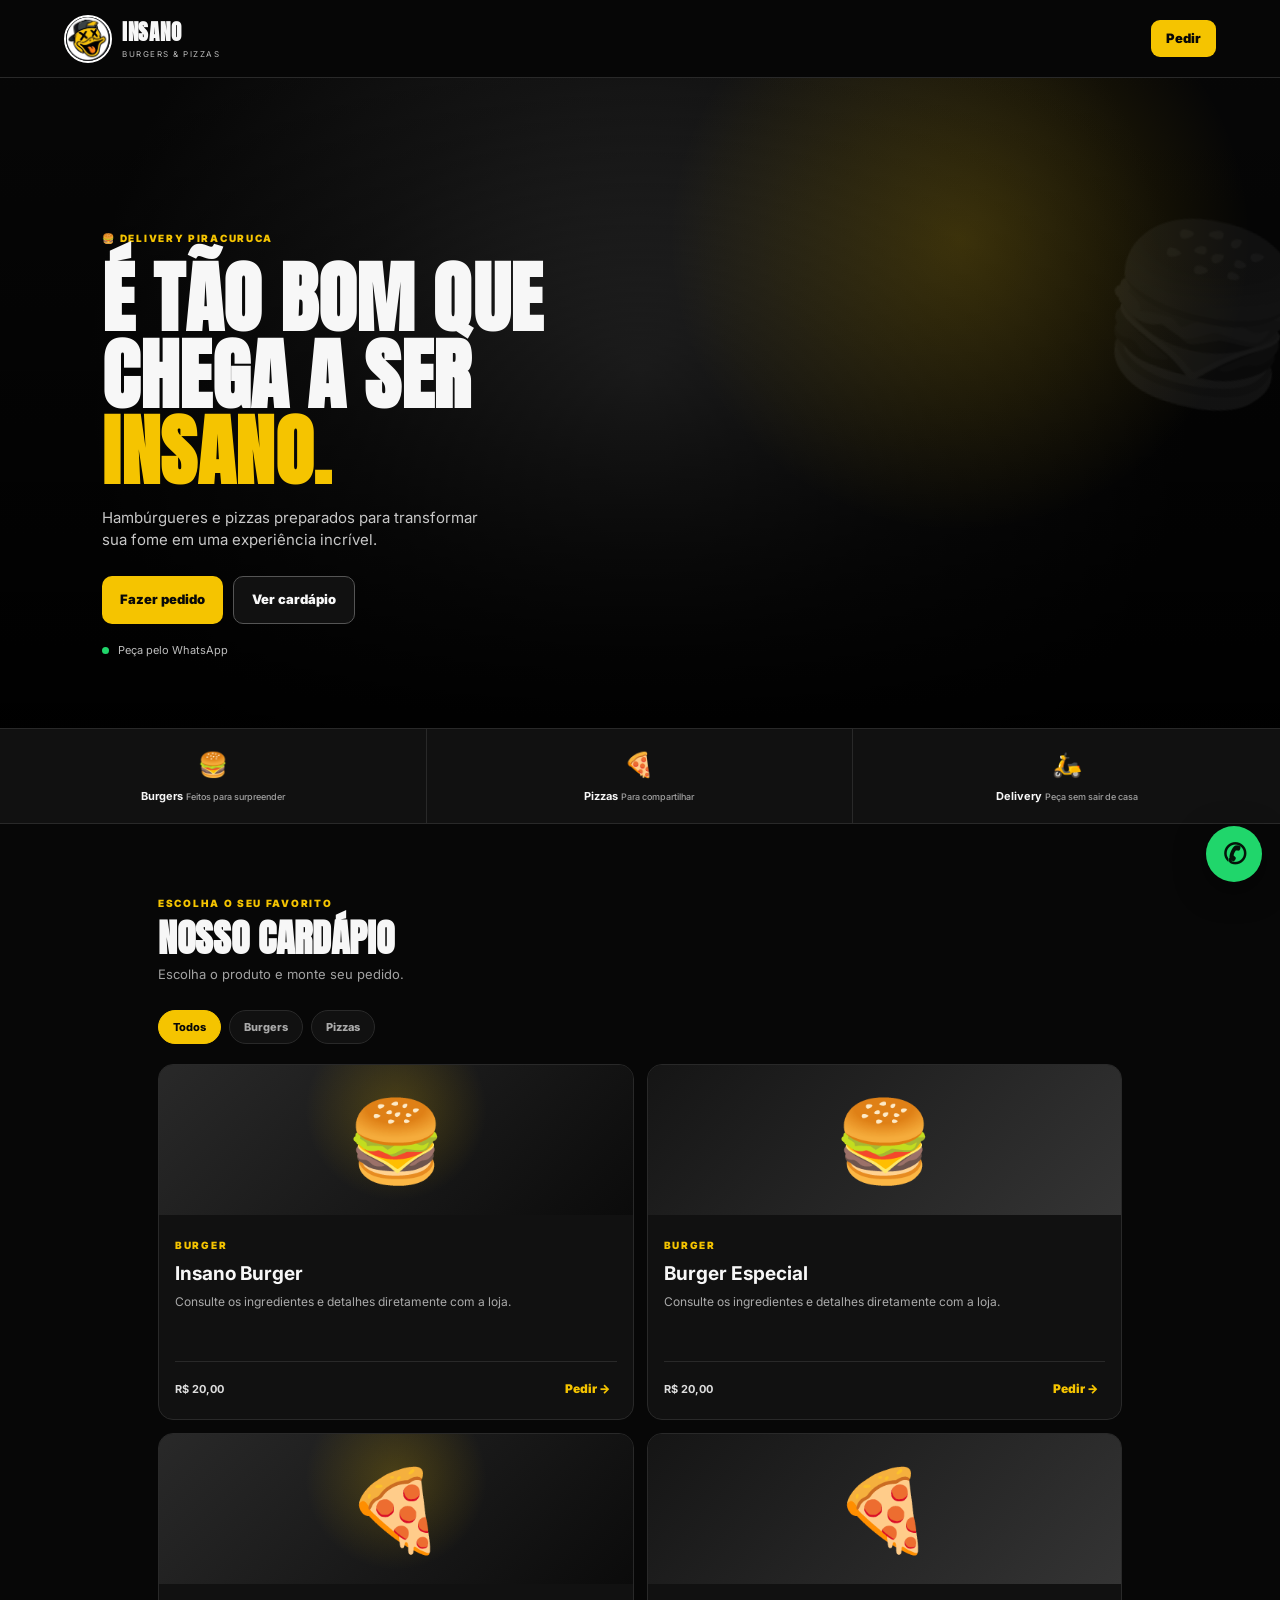
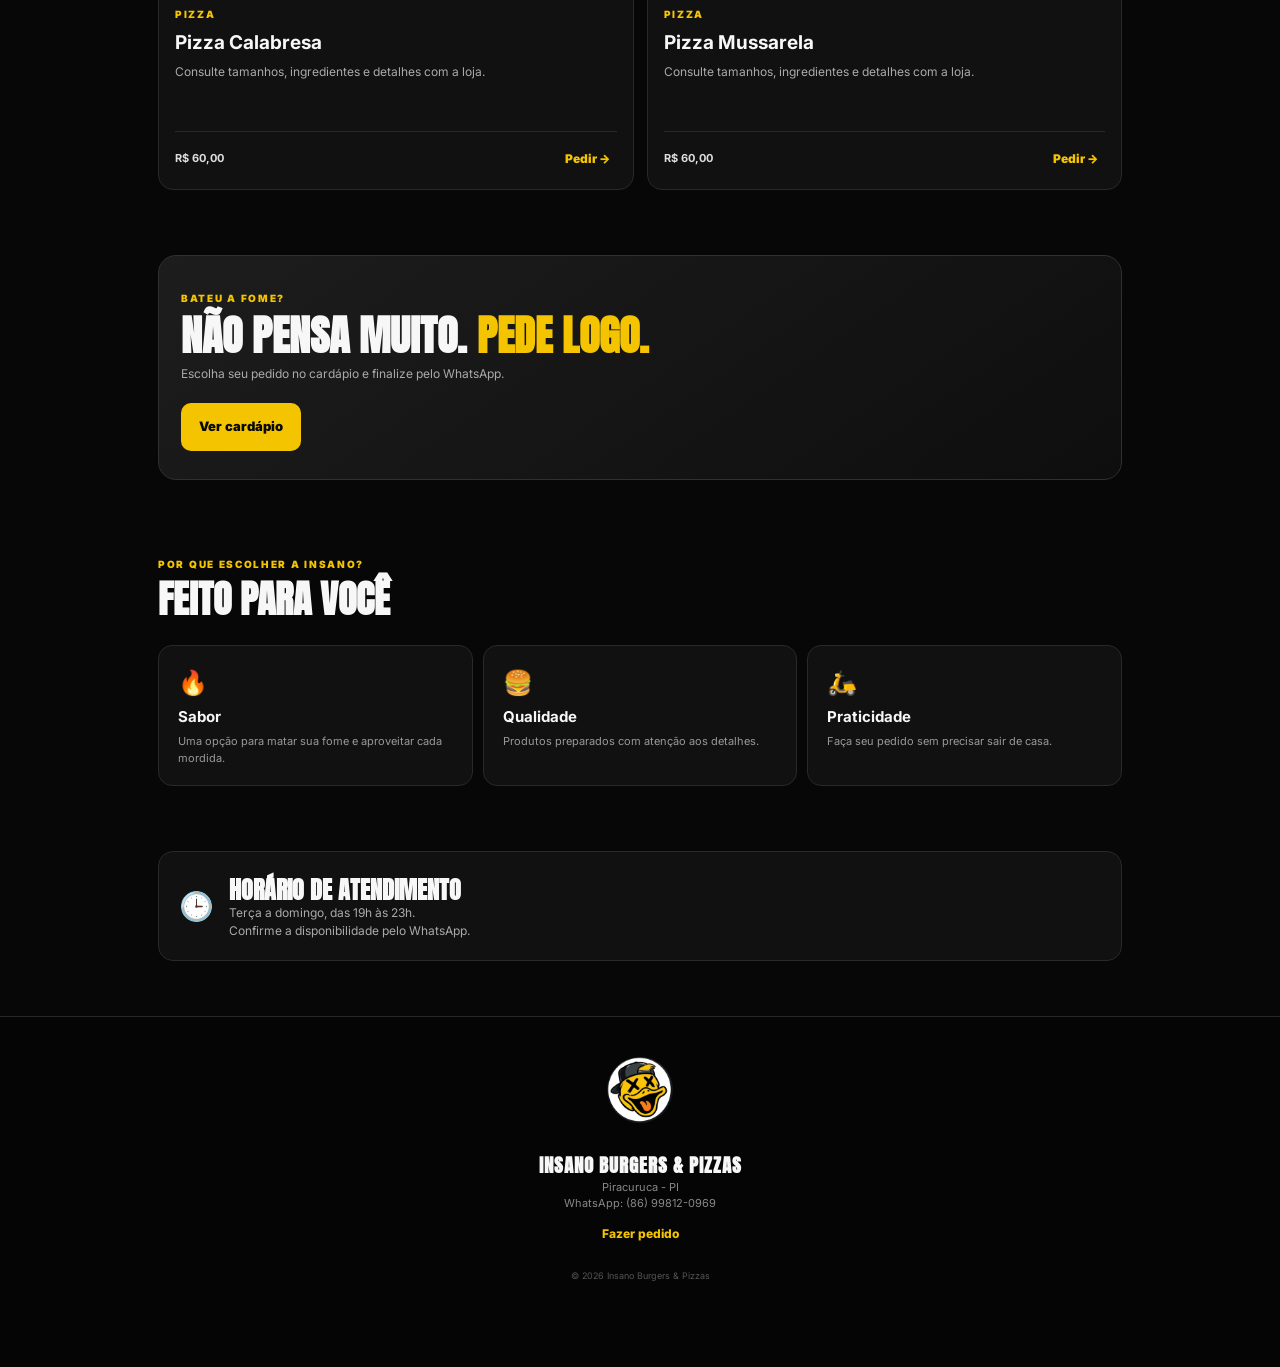
<file: commit7.html>
<!DOCTYPE html>
<html lang="pt-BR">
<head>
  <meta charset="UTF-8">
  <meta name="viewport" content="width=device-width, initial-scale=1.0">
  <meta name="theme-color" content="#070707">
  <title>Insano Burgers & Pizzas</title>

  <link rel="preconnect" href="https://fonts.googleapis.com">
  <link rel="preconnect" href="https://fonts.gstatic.com" crossorigin>
  <link href="https://fonts.googleapis.com/css2?family=Anton&family=Inter:wght@400;500;600;700;800;900&display=swap" rel="stylesheet">

  <style>
    :root {
      --bg: #070707;
      --surface: #111;
      --text: #f7f7f7;
      --muted: #a2a2a2;
      --line: #292929;
      --accent: #f5c400;
      --green: #20d66b;
    }

    * {
      box-sizing: border-box;
      margin: 0;
      padding: 0;
    }

    html {
      scroll-behavior: smooth;
      width: 100%;
      overflow-x: hidden;
    }

    body {
      width: 100%;
      max-width: 100%;
      background: var(--bg);
      color: var(--text);
      font-family: Inter, Arial, sans-serif;
      overflow-x: hidden;
      line-height: 1.5;
    }

    a {
      color: inherit;
      text-decoration: none;
    }

    button {
      font-family: inherit;
    }

    .topbar {
      height: 72px;
      display: flex;
      align-items: center;
      justify-content: space-between;
      padding: 10px 18px;
      border-bottom: 1px solid var(--line);
      background: rgba(7,7,7,.96);
      position: sticky;
      top: 0;
      z-index: 20;
    }

    .brand {
      display: flex;
      align-items: center;
      gap: 10px;
    }

    .brand-logo {
      width: 48px;
      height: 48px;
      border: 2px solid white;
      border-radius: 50%;
      display: flex;
      align-items: center;
      justify-content: center;
      overflow: hidden;
      flex-shrink: 0;
    }

    .brand-logo img {
      width: 100%;
      height: 100%;
      object-fit: cover;
      display: block;
    }

    .brand strong {
      display: block;
      font-family: Anton, sans-serif;
      font-size: 21px;
      letter-spacing: .7px;
    }

    .brand span {
      display: block;
      font-size: 8px;
      color: #bbb;
      letter-spacing: 1.5px;
    }

    .mini-order {
      background: var(--accent);
      color: #080808;
      padding: 9px 15px;
      border-radius: 9px;
      font-weight: 900;
      font-size: 13px;
    }

    .hero {
      min-height: 610px;
      display: flex;
      align-items: flex-end;
      padding: 40px 20px 46px;
      position: relative;
      overflow: hidden;
      background:
        radial-gradient(circle at 75% 25%,rgba(245,196,0,.20),transparent 27%),
        linear-gradient(180deg,rgba(0,0,0,.12),rgba(0,0,0,.96)),
        radial-gradient(circle at 50% 45%,#343434 0,#171717 40%,#070707 75%);
    }

    .hero::after {
      content: "🍔";
      position: absolute;
      right: -28px;
      top: 105px;
      font-size: 170px;
      filter: grayscale(1);
      opacity: .08;
      transform: rotate(12deg);
      pointer-events: none;
    }

    .hero-content {
      max-width: 560px;
      position: relative;
      z-index: 1;
    }

    .badge, .eyebrow, .tag {
      font-size: 10px;
      font-weight: 900;
      letter-spacing: 1.7px;
      color: var(--accent);
    }

    .hero h1 {
      font-family: Anton, sans-serif;
      font-size: 58px;
      line-height: .98;
      text-transform: uppercase;
      margin: 12px 0 17px;
      letter-spacing: .5px;
      overflow-wrap: break-word;
    }

    .hero h1 span {
      color: var(--accent);
    }

    .hero p {
      color: #c7c7c7;
      font-size: 15px;
      max-width: 380px;
    }

    .hero-actions {
      display: flex;
      flex-wrap: wrap;
      gap: 10px;
      margin: 24px 0 18px;
    }

    .btn {
      display: inline-flex;
      align-items: center;
      justify-content: center;
      min-height: 48px;
      padding: 0 18px;
      border-radius: 10px;
      font-weight: 900;
      font-size: 13px;
      cursor: pointer;
    }

    .btn-primary {
      background: var(--accent);
      color: #090909;
    }

    .btn-outline {
      border: 1px solid #555;
      background: #111;
    }

    .status {
      font-size: 11px;
      color: #bdbdbd;
    }

    .status i {
      width: 7px;
      height: 7px;
      display: inline-block;
      background: var(--green);
      border-radius: 50%;
      margin-right: 6px;
    }

    .quick-info {
      display: grid;
      grid-template-columns: repeat(3,1fr);
      border-top: 1px solid var(--line);
      border-bottom: 1px solid var(--line);
      background: var(--surface);
    }

    .quick-info > div {
      padding: 18px 8px;
      text-align: center;
      border-right: 1px solid var(--line);
      font-size: 11px;
      font-weight: 700;
    }

    .quick-info > div:last-child {
      border: 0;
    }

    .quick-info b {
      font-size: 24px;
      display: block;
      margin-bottom: 5px;
    }

    .quick-info small {
      font-size: 9px;
      color: var(--muted);
      font-weight: 500;
    }

    .section {
      padding: 65px 18px;
      max-width: 1000px;
      margin: auto;
    }

    .section-head {
      margin-bottom: 25px;
    }

    .section-head h2, .cta h2, .hours h2 {
      font-family: Anton, sans-serif;
      text-transform: uppercase;
      font-size: 38px;
      line-height: 1.05;
      margin-top: 6px;
    }

    .section-head p {
      font-size: 13px;
      color: var(--muted);
      margin-top: 7px;
    }

    .tabs {
      display: flex;
      gap: 8px;
      overflow-x: auto;
      padding-bottom: 3px;
      margin-bottom: 17px;
      scrollbar-width: none;
    }

    .tabs::-webkit-scrollbar {
      display: none;
    }

    .tab {
      flex-shrink: 0;
      border: 1px solid var(--line);
      background: var(--surface);
      color: #aaa;
      border-radius: 100px;
      padding: 9px 14px;
      white-space: nowrap;
      font-weight: 800;
      font-size: 11px;
      cursor: pointer;
    }

    .tab.active {
      background: var(--accent);
      color: #080808;
      border-color: var(--accent);
    }

    .products {
      display: grid;
      grid-template-columns: 1fr;
      gap: 13px;
    }

    .product {
      background: var(--surface);
      border: 1px solid var(--line);
      border-radius: 15px;
      overflow: hidden;
      min-width: 0;
    }

    .product-image {
      height: 150px;
      display: flex;
      align-items: center;
      justify-content: center;
      font-size: 80px;
      background:
        radial-gradient(circle at 50% 30%,rgba(245,196,0,.22),transparent 35%),
        linear-gradient(135deg,#292929,#0b0b0b);
    }

    .product-image.second {
      background: linear-gradient(135deg,#151515,#343434);
    }

    .product-body {
      padding: 16px;
    }

    .product h3 {
      font-size: 19px;
      margin: 5px 0;
    }

    .product p {
      font-size: 12px;
      color: #aaa;
      min-height: 54px;
    }

    .product-footer {
      display: flex;
      justify-content: space-between;
      align-items: center;
      gap: 10px;
      border-top: 1px solid var(--line);
      margin-top: 14px;
      padding-top: 12px;
    }

    .product-footer strong {
      font-size: 11px;
      color: #ddd;
    }

    .product-order {
      border: 0;
      background: transparent;
      color: var(--accent);
      font-size: 12px;
      font-weight: 900;
      cursor: pointer;
      padding: 7px;
    }

    .cta {
      margin: 0 18px 20px;
      padding: 28px 22px;
      border-radius: 18px;
      background: linear-gradient(145deg,#1d1d1d,#0e0e0e);
      border: 1px solid #303030;
    }

    .cta h2 {
      font-size: 42px;
    }

    .cta h2 span {
      color: var(--accent);
    }

    .cta p {
      color: #aaa;
      font-size: 12px;
      margin: 7px 0 20px;
    }

    .about {
      padding-top: 50px;
    }

    .about-grid {
      display: grid;
      gap: 10px;
    }

    .about-card {
      background: var(--surface);
      border: 1px solid var(--line);
      border-radius: 14px;
      padding: 19px;
    }

    .about-card span {
      font-size: 24px;
    }

    .about-card h3 {
      margin: 5px 0;
      font-size: 15px;
    }

    .about-card p {
      font-size: 11px;
      color: #999;
    }

    .hours {
      margin: 0 18px 55px;
      padding: 20px;
      border: 1px solid var(--line);
      border-radius: 15px;
      display: flex;
      gap: 15px;
      align-items: center;
      background: var(--surface);
    }

    .hours-icon {
      font-size: 28px;
      flex-shrink: 0;
    }

    .hours h2 {
      font-size: 24px;
    }

    .hours p {
      font-size: 12px;
      color: #aaa;
    }

    footer {
      text-align: center;
      padding: 40px 20px 85px;
      border-top: 1px solid var(--line);
      background: #050505;
    }

    .footer-logo {
      font-size: 40px;
    }

    .footer-logo img {
      width: 66px;
      height: 66px;
      object-fit: cover;
      border-radius: 50%;
      display: inline-block;
    }

    footer h3 {
      font-family: Anton, sans-serif;
      margin-top: 12px;
      letter-spacing: 1px;
    }

    footer p {
      color: #888;
      font-size: 11px;
    }

    footer > a {
      display: inline-block;
      color: var(--accent);
      font-size: 12px;
      font-weight: 800;
      margin-top: 13px;
    }

    footer small {
      display: block;
      color: #555;
      font-size: 9px;
      margin-top: 25px;
    }

    .floating-wa {
      position: fixed;
      right: 18px;
      bottom: 18px;
      width: 56px;
      height: 56px;
      border-radius: 50%;
      display: flex;
      align-items: center;
      justify-content: center;
      background: var(--green);
      color: #05130a;
      font-size: 28px;
      font-weight: 900;
      box-shadow: 0 8px 30px rgba(0,0,0,.5);
      z-index: 30;
    }

    /* MODAL DO PEDIDO */

    .order-modal {
      position: fixed;
      inset: 0;
      z-index: 1000;
      display: none;
      align-items: center;
      justify-content: center;
      padding: 15px;
      background: rgba(0,0,0,.82);
      backdrop-filter: blur(7px);
      overflow-y: auto;
    }

    .order-modal.open {
      display: flex;
    }

    .order-box {
      position: relative;
      width: 100%;
      max-width: 440px;
      max-height: 90vh;
      overflow-y: auto;
      background: #111;
      color: #f7f7f7;
      border: 1px solid #303030;
      border-radius: 22px;
      box-shadow: 0 20px 60px rgba(0,0,0,.55);
      animation: orderAppear .25s ease;
    }

    @keyframes orderAppear {
      from {
        opacity: 0;
        transform: translateY(15px) scale(.98);
      }
      to {
        opacity: 1;
        transform: translateY(0) scale(1);
      }
    }

    .close-modal {
      position: absolute;
      top: 12px;
      right: 15px;
      width: 36px;
      height: 36px;
      border: 0;
      border-radius: 50%;
      background: #242424;
      color: #fff;
      font-size: 27px;
      line-height: 1;
      cursor: pointer;
    }

    .order-header {
      text-align: center;
      padding: 28px 20px 22px;
      border-bottom: 1px solid #292929;
      background: radial-gradient(circle at 50% 0%,rgba(245,196,0,.13),transparent 70%);
    }

    .order-icon {
      display: inline-flex;
      width: 54px;
      height: 54px;
      align-items: center;
      justify-content: center;
      background: #242424;
      border: 1px solid #393939;
      border-radius: 16px;
      font-size: 28px;
      margin-bottom: 12px;
    }

    .order-icon img {
      width: 100%;
      height: 100%;
      object-fit: cover;
      display: block;
      border-radius: 14px;
    }

    .order-label {
      color: var(--accent);
      font-size: 9px;
      font-weight: 900;
      letter-spacing: 2px;
    }

    .order-header h2 {
      font-family: Anton, sans-serif;
      text-transform: uppercase;
      font-size: 29px;
      margin: 5px 0;
    }

    .selected-product {
      color: #bcbcbc;
      font-size: 13px;
    }

    .order-content {
      padding: 22px;
    }

    .order-content h3 {
      font-size: 14px;
      margin-bottom: 13px;
    }

    .cart-section { margin-bottom: 24px; }
    .cart-item {
      display: grid; grid-template-columns: 1fr 86px auto; align-items: center;
      gap: 8px; padding: 10px 0; border-bottom: 1px solid #303030;
      font-size: 12px;
    }
    .cart-item-name { color: #eee; font-weight: 700; }
    .cart-item input {
      width: 76px; padding: 8px; border-radius: 8px; border: 1px solid #444;
      background: #171717; color: #fff; text-align: center;
    }
    .remove-cart-item {
      border: 0; background: transparent; color: #ff6868; font-size: 18px; cursor: pointer;
    }
    .add-item-row { display: flex; gap: 8px; margin-top: 12px; }
    .add-item-row select {
      flex: 1; min-width: 0; padding: 10px; border-radius: 9px;
      border: 1px solid #444; background: #171717; color: #eee;
    }
    .add-item-row button {
      padding: 10px 12px; border: 0; border-radius: 9px;
      background: var(--accent); color: #111; font-weight: 800; cursor: pointer;
    }
    .add-item-row select:disabled { opacity: .55; cursor: not-allowed; }
    .cart-item { grid-template-columns: minmax(0,1fr) 72px 86px auto; }
    .cart-item-info { min-width: 0; }
    .cart-item-price { color: #aaa; font-size: 10px; margin-top: 2px; }
    .cart-item-size { color: var(--accent); font-size: 10px; font-weight: 900; margin-top: 2px; }
    .cart-summary { margin-top: 15px; padding: 13px 0 0; border-top: 1px solid #393939; }
    .cart-summary > div { display: flex; justify-content: space-between; gap: 12px; padding: 4px 0; color: #aaa; font-size: 12px; }
    .cart-summary strong { color: #eee; }
    .cart-summary .cart-total { margin-top: 6px; padding-top: 9px; border-top: 1px solid #444; color: var(--accent); font-size: 15px; }
    .cart-summary .cart-total strong { color: var(--accent); font-size: 18px; }

    .fulfillment-section { margin-bottom: 24px; }
    .fulfillment-options { display: grid; grid-template-columns: 1fr 1fr; gap: 9px; }
    .fulfillment-option {
      min-height: 54px; display: flex; align-items: center; justify-content: center;
      gap: 8px; padding: 10px; background: #1a1a1a; border: 1px solid #333;
      border-radius: 12px; color: #ccc; font-size: 12px; font-weight: 800; cursor: pointer;
    }
    .fulfillment-option input { accent-color: var(--accent); }
    .fulfillment-option:has(input:checked) {
      border-color: var(--accent); background: rgba(245,196,0,.09); color: var(--accent);
      box-shadow: inset 0 0 0 1px var(--accent);
    }
    .delivery-notice {
      display: none; margin-top: 12px; padding: 12px;
      border: 1px solid rgba(245,196,0,.35); border-radius: 10px;
      background: rgba(245,196,0,.08); color: #f5d75b; font-size: 12px; font-weight: 700;
    }
    .delivery-notice.visible { display: block; }

    .payment-options {
      display: grid;
      grid-template-columns: repeat(3,minmax(0,1fr));
      gap: 9px;
    }

    .payment-option {
      position: relative;
      min-width: 0;
      min-height: 88px;
      display: flex;
      flex-direction: column;
      align-items: center;
      justify-content: center;
      gap: 7px;
      padding: 10px 5px;
      background: #1a1a1a;
      border: 1px solid #333;
      border-radius: 13px;
      color: #ccc;
      font-size: 12px;
      font-weight: 800;
      cursor: pointer;
      transition: .2s;
    }

    .payment-option input {
      position: absolute;
      opacity: 0;
    }

    .payment-icon {
      font-size: 25px;
    }

    .payment-option:has(input:checked) {
      border-color: var(--accent);
      background: rgba(245,196,0,.09);
      color: var(--accent);
      box-shadow: inset 0 0 0 1px var(--accent);
    }

    .change-section {
      display: none;
      margin-top: 23px;
      padding-top: 20px;
      border-top: 1px solid #292929;
    }

    .change-section.visible {
      display: block;
    }

    .change-options {
      display: grid;
      grid-template-columns: 1fr 1fr;
      gap: 10px;
    }

    .change-options label {
      display: block;
      cursor: pointer;
    }

    .change-options input {
      position: absolute;
      opacity: 0;
    }

    .change-options span {
      display: block;
      padding: 12px;
      text-align: center;
      border: 1px solid #333;
      border-radius: 10px;
      background: #1a1a1a;
      color: #ccc;
      font-size: 13px;
      font-weight: 800;
    }

    .change-options input:checked + span {
      border-color: var(--accent);
      color: var(--accent);
      background: rgba(245,196,0,.09);
    }

    .change-value {
      display: none;
      margin-top: 16px;
    }

    .change-value.visible {
      display: block;
    }

    .change-value label {
      display: block;
      font-size: 12px;
      color: #ccc;
      font-weight: 700;
      margin-bottom: 8px;
    }

    .money-input {
      display: flex;
      align-items: center;
      gap: 8px;
      background: #1a1a1a;
      border: 1px solid #393939;
      border-radius: 10px;
      padding: 0 13px;
    }

    .money-input span {
      color: var(--accent);
      font-size: 13px;
      font-weight: 900;
    }

    .money-input input {
      width: 100%;
      min-width: 0;
      height: 45px;
      border: 0;
      outline: 0;
      background: transparent;
      color: white;
      font: inherit;
      font-size: 14px;
    }

    .send-order {
      display: flex;
      width: 100%;
      min-height: 52px;
      align-items: center;
      justify-content: center;
      gap: 10px;
      margin-top: 24px;
      border: 0;
      border-radius: 12px;
      background: var(--accent);
      color: #080808;
      font-size: 13px;
      font-weight: 900;
      cursor: pointer;
    }

    .send-order span {
      font-size: 19px;
    }

    .order-note {
      text-align: center;
      color: #888;
      font-size: 10px;
      margin-top: 12px;
    }

    .order-error {
      color: #ff7777;
      font-size: 12px;
      margin-top: 12px;
    }

    @media (max-width: 380px) {
      .topbar {
        padding: 10px 12px;
      }

      .brand {
        gap: 7px;
      }

      .brand-logo {
        width: 43px;
        height: 43px;
      }

      .brand-logo img {
      width: 100%;
      height: 100%;
      object-fit: cover;
      display: block;
    }

    .brand strong {
        font-size: 18px;
      }

      .brand span {
        font-size: 7px;
      }

      .mini-order {
        padding: 8px 11px;
        font-size: 11px;
      }

      .hero {
        padding-left: 16px;
        padding-right: 16px;
      }

      .hero h1 {
        font-size: 49px;
      }

      .hero-actions {
        gap: 7px;
      }

      .btn {
        padding: 0 13px;
        font-size: 12px;
      }

      .section {
        padding-left: 16px;
        padding-right: 16px;
      }

      .cta, .hours {
        margin-left: 16px;
        margin-right: 16px;
      }

      .floating-wa {
        right: 14px;
        bottom: 14px;
      }
    }

    @media (max-width: 480px) {
      .order-modal {
        padding: 10px;
      }

      .order-box {
        max-height: 94vh;
        border-radius: 18px;
      }

      .order-content {
        padding: 18px;
      }
    }


    @media (max-width: 699px) {
      .hero {
        min-height: 470px;
      }
    }

    @media (min-width: 700px) {
      .topbar {
        padding: 10px 5%;
        height: 78px;
      }

      .hero {
        padding: 70px 8%;
        min-height: 650px;
      }

      .hero h1 {
        font-size: 78px;
      }

      .products {
        grid-template-columns: repeat(2,1fr);
      }

      .about-grid {
        grid-template-columns: repeat(3,1fr);
      }

      .cta, .hours {
        max-width: 964px;
        margin-left: auto;
        margin-right: auto;
      }
    }
  </style>
</head>

<body>

  <header class="topbar">
    <a class="brand" href="#">
      <div class="brand-logo"><img src="[data-uri]" alt="Logo Insano"></div>
      <div>
        <strong>INSANO</strong>
        <span>BURGERS & PIZZAS</span>
      </div>
    </a>

    <a class="mini-order" href="#cardapio">Pedir</a>
  </header>

  <main>
    <section class="hero">
      <div class="hero-content">
        <span class="badge">🍔 DELIVERY PIRACURUCA</span>

        <h1>
          É tão bom que chega a ser
          <span>INSANO.</span>
        </h1>

        <p>
          Hambúrgueres e pizzas preparados para transformar
          sua fome em uma experiência incrível.
        </p>

        <div class="hero-actions">
          <a href="#cardapio" class="btn btn-primary">
            Fazer pedido
          </a>

          <a href="#cardapio" class="btn btn-outline">
            Ver cardápio
          </a>
        </div>

        <div class="status">
          <i></i> Peça pelo WhatsApp
        </div>
      </div>
    </section>

    <section class="quick-info">
      <div>
        <b>🍔</b>
        Burgers
        <small>Feitos para surpreender</small>
      </div>

      <div>
        <b>🍕</b>
        Pizzas
        <small>Para compartilhar</small>
      </div>

      <div>
        <b>🛵</b>
        Delivery
        <small>Peça sem sair de casa</small>
      </div>
    </section>

    <section class="section" id="cardapio">
      <div class="section-head">
        <span class="eyebrow">ESCOLHA O SEU FAVORITO</span>
        <h2>Nosso cardápio</h2>
        <p>Escolha o produto e monte seu pedido.</p>
      </div>

      <div class="tabs">
        <button class="tab active" data-filter="todos">Todos</button>
        <button class="tab" data-filter="burger">Burgers</button>
        <button class="tab" data-filter="pizza">Pizzas</button>
      </div>

      <div class="products">

        <article class="product" data-category="burger">
          <div class="product-image">🍔</div>
          <div class="product-body">
            <span class="tag">BURGER</span>
            <h3>Insano Burger</h3>
            <p>Consulte os ingredientes e detalhes diretamente com a loja.</p>
            <div class="product-footer">
              <strong>R$ 20,00</strong>
              <button class="product-order" data-product="Insano Burger">
                Pedir →
              </button>
            </div>
          </div>
        </article>

        <article class="product" data-category="burger">
          <div class="product-image second">🍔</div>
          <div class="product-body">
            <span class="tag">BURGER</span>
            <h3>Burger Especial</h3>
            <p>Consulte os ingredientes e detalhes diretamente com a loja.</p>
            <div class="product-footer">
              <strong>R$ 20,00</strong>
              <button class="product-order" data-product="Burger Especial">
                Pedir →
              </button>
            </div>
          </div>
        </article>

        <article class="product" data-category="pizza">
          <div class="product-image">🍕</div>
          <div class="product-body">
            <span class="tag">PIZZA</span>
            <h3>Pizza Calabresa</h3>
            <p>Consulte tamanhos, ingredientes e detalhes com a loja.</p>
            <div class="product-footer">
              <strong>R$ 60,00</strong>
              <button class="product-order" data-product="Pizza Calabresa">
                Pedir →
              </button>
            </div>
          </div>
        </article>

        <article class="product" data-category="pizza">
          <div class="product-image second">🍕</div>
          <div class="product-body">
            <span class="tag">PIZZA</span>
            <h3>Pizza Mussarela</h3>
            <p>Consulte tamanhos, ingredientes e detalhes com a loja.</p>
            <div class="product-footer">
              <strong>R$ 60,00</strong>
              <button class="product-order" data-product="Pizza Mussarela">
                Pedir →
              </button>
            </div>
          </div>
        </article>

      </div>
    </section>

    <section class="cta">
      <span class="eyebrow">BATEU A FOME?</span>
      <h2>Não pensa muito. <span>PEDE LOGO.</span></h2>
      <p>Escolha seu pedido no cardápio e finalize pelo WhatsApp.</p>
      <a href="#cardapio" class="btn btn-primary">Ver cardápio</a>
    </section>

    <section class="section about">
      <div class="section-head">
        <span class="eyebrow">POR QUE ESCOLHER A INSANO?</span>
        <h2>Feito para você</h2>
      </div>

      <div class="about-grid">
        <div class="about-card">
          <span>🔥</span>
          <h3>Sabor</h3>
          <p>Uma opção para matar sua fome e aproveitar cada mordida.</p>
        </div>

        <div class="about-card">
          <span>🍔</span>
          <h3>Qualidade</h3>
          <p>Produtos preparados com atenção aos detalhes.</p>
        </div>

        <div class="about-card">
          <span>🛵</span>
          <h3>Praticidade</h3>
          <p>Faça seu pedido sem precisar sair de casa.</p>
        </div>
      </div>
    </section>

    <section class="hours">
      <div class="hours-icon">🕒</div>
      <div>
        <h2>Horário de atendimento</h2>
        <p>Terça a domingo, das 19h às 23h.</p>
        <p>Confirme a disponibilidade pelo WhatsApp.</p>
      </div>
    </section>
  </main>

  <footer>
    <div class="footer-logo"><img src="[data-uri]" alt="Logo Insano"></div>
    <h3>INSANO BURGERS & PIZZAS</h3>
    <p>Piracuruca - PI</p>
    <p>WhatsApp: (86) 99812-0969</p>
    <a href="#cardapio">Fazer pedido</a>
    <small>© 2026 Insano Burgers & Pizzas</small>
  </footer>

  <a
    class="floating-wa"
    href="https://wa.me/5586998120969"
    target="_blank"
    rel="noopener noreferrer"
    aria-label="Conversar pelo WhatsApp"
  >✆</a>

  <!-- MODAL DE PEDIDO -->

  <div class="order-modal" id="orderModal" aria-hidden="true">
    <div class="order-box" role="dialog" aria-modal="true" aria-labelledby="orderTitle">

      <button class="close-modal" id="closeModal" type="button" aria-label="Fechar">
        &times;
      </button>

      <div class="order-header">
        <span class="order-icon"><img src="[data-uri]" alt="Logo Insano"></span>
        <p class="order-label">INSANO BURGERS & PIZZAS</p>
        <h2 id="orderTitle">Finalizar pedido</h2>
        <p class="selected-product" id="selectedProduct"></p>
      </div>

      <div class="order-content">
        <section class="cart-section">
          <h3>Seu pedido</h3>
          <div id="cartItems"></div>
          <div class="add-item-row">
            <select id="extraProduct" aria-label="Escolher outro produto">
              <option value="">Adicionar outro produto...</option>
            </select>
            <select id="extraSize" aria-label="Escolher tamanho da pizza" disabled>
              <option value="">Tamanho...</option>
              <option value="P">P</option>
              <option value="M">M</option>
              <option value="G">G</option>
            </select>
            <button type="button" id="addProduct">Adicionar</button>
          </div>
          <p id="sizeHint" style="display:none;color:#f5d75b;font-size:11px;margin-top:8px;font-weight:700;">Escolha obrigatoriamente o tamanho P, M ou G para a pizza.</p>
          <div class="cart-summary" id="cartSummary">
            <div><span>Subtotal</span><strong id="cartSubtotal">R$ 0,00</strong></div>
            <div><span>Taxa de entrega</span><strong id="cartDelivery">R$ 0,00</strong></div>
            <div class="cart-total"><span>Total</span><strong id="cartTotal">R$ 0,00</strong></div>
          </div>
        </section>
        <div class="fulfillment-section">
          <h3>Como deseja receber o pedido?</h3>
          <div class="fulfillment-options">
            <label class="fulfillment-option">
              <input type="radio" name="fulfillment" value="Entrega">
              <span>🛵 Entrega</span>
            </label>
            <label class="fulfillment-option">
              <input type="radio" name="fulfillment" value="Retirada">
              <span>🏠 Retirada</span>
            </label>
          </div>
          <p class="delivery-notice" id="deliveryNotice">
            Será adicionada uma taxa de entrega de R$ 3,00.
          </p>
        </div>
        <h3>Forma de pagamento?</h3>

        <div class="payment-options">
          <label class="payment-option">
            <input type="radio" name="payment" value="Cartão">
            <span class="payment-icon">💳</span>
            <span>Cartão</span>
          </label>

          <label class="payment-option">
            <input type="radio" name="payment" value="Pix">
            <span class="payment-icon">💠</span>
            <span>Pix</span>
          </label>

          <label class="payment-option">
            <input type="radio" name="payment" value="Dinheiro">
            <span class="payment-icon">💵</span>
            <span>Dinheiro</span>
          </label>
        </div>

        <div class="change-section" id="changeSection">
          <h3>Precisa de troco?</h3>

          <div class="change-options">
            <label>
              <input type="radio" name="change" value="Não">
              <span>Não</span>
            </label>

            <label>
              <input type="radio" name="change" value="Sim">
              <span>Sim</span>
            </label>
          </div>

          <div class="change-value" id="changeValue">
            <label for="changeAmount">Troco para quanto?</label>
            <div class="money-input">
              <span>R$</span>
              <input
                type="number"
                id="changeAmount"
                min="0.01"
                step="0.01"
                placeholder="Ex.: 50,00"
              >
            </div>
          </div>
        </div>

        <p class="order-error" id="orderError" role="alert"></p>

        <button class="send-order" id="sendOrder" type="button">
          Enviar pedido pelo WhatsApp
          <span>➜</span>
        </button>

        <p class="order-note">
          Você poderá conferir a mensagem antes de enviá-la.
        </p>
      </div>
    </div>
  </div>

  <script>
    // FILTROS DO CARDÁPIO

    const tabs = document.querySelectorAll('.tab');
    const products = document.querySelectorAll('.product');

    tabs.forEach(tab => {
      tab.addEventListener('click', () => {
        tabs.forEach(t => t.classList.remove('active'));
        tab.classList.add('active');

        const filter = tab.dataset.filter;

        products.forEach(product => {
          product.style.display =
            filter === 'todos' ||
            product.dataset.category === filter
              ? ''
              : 'none';
        });
      });
    });

    // ELEMENTOS DO PEDIDO

    const orderModal = document.getElementById('orderModal');
    const closeModal = document.getElementById('closeModal');
    const selectedProduct = document.getElementById('selectedProduct');
    const changeSection = document.getElementById('changeSection');
    const changeValue = document.getElementById('changeValue');
    const changeAmount = document.getElementById('changeAmount');
    const orderError = document.getElementById('orderError');
    const sendOrder = document.getElementById('sendOrder');
    const deliveryNotice = document.getElementById('deliveryNotice');
    const cartItems = document.getElementById('cartItems');
    const cartSubtotal = document.getElementById('cartSubtotal');
    const cartDelivery = document.getElementById('cartDelivery');
    const cartTotal = document.getElementById('cartTotal');
    const extraProduct = document.getElementById('extraProduct');
    const extraSize = document.getElementById('extraSize');
    const sizeHint = document.getElementById('sizeHint');
    const addProductButton = document.getElementById('addProduct');

    const BURGER_PRICE = 20;
    const PIZZA_PRICE = 60;
    const DELIVERY_FEE = 3;
    const PIZZA_NAMES = new Set(['Pizza Calabresa', 'Pizza Mussarela']);

    let currentProduct = '';
    let cart = [];

    function isPizza(name) {
      return PIZZA_NAMES.has(name);
    }

    function getPrice(name) {
      return isPizza(name) ? PIZZA_PRICE : BURGER_PRICE;
    }

    function money(value) {
      return `R$ ${value.toFixed(2).replace('.', ',')}`;
    }

    function updateSizeControl() {
      const pizza = isPizza(extraProduct.value);
      extraSize.disabled = !pizza;
      sizeHint.style.display = pizza ? 'block' : 'none';
      if (!pizza) extraSize.value = '';
    }

    // Produtos disponíveis são os mesmos já cadastrados nos botões do cardápio.
    const availableProducts = [...new Set(
      [...document.querySelectorAll('.product-order')].map(button => button.dataset.product)
    )];

    availableProducts.forEach(name => {
      const option = document.createElement('option');
      option.value = name;
      option.textContent = `${name} — ${money(getPrice(name))}`;
      extraProduct.appendChild(option);
    });

    function getSubtotal() {
      return cart.reduce((total, item) => total + getPrice(item.name) * item.quantity, 0);
    }

    function getDeliveryFee() {
      const fulfillment = document.querySelector('input[name="fulfillment"]:checked');
      return fulfillment && fulfillment.value === 'Entrega' ? DELIVERY_FEE : 0;
    }

    function renderTotals() {
      const subtotal = getSubtotal();
      const delivery = getDeliveryFee();
      cartSubtotal.textContent = money(subtotal);
      cartDelivery.textContent = money(delivery);
      cartTotal.textContent = money(subtotal + delivery);
    }

    function renderCart() {
      cartItems.innerHTML = '';

      if (!cart.length) {
        const empty = document.createElement('p');
        empty.style.cssText = 'color:#888;font-size:12px;padding:8px 0;';
        empty.textContent = 'Seu carrinho está vazio. Adicione um produto abaixo.';
        cartItems.appendChild(empty);
      }

      cart.forEach((item, index) => {
        const row = document.createElement('div');
        row.className = 'cart-item';

        const info = document.createElement('div');
        info.className = 'cart-item-info';

        const name = document.createElement('div');
        name.className = 'cart-item-name';
        name.textContent = item.name;

        const price = document.createElement('div');
        price.className = 'cart-item-price';
        price.textContent = `${money(getPrice(item.name))} / un.`;
        info.appendChild(name);

        if (isPizza(item.name)) {
          const size = document.createElement('div');
          size.className = 'cart-item-size';
          size.textContent = `Tamanho ${item.size}`;
          info.appendChild(size);
        }
        info.appendChild(price);

        const quantity = document.createElement('input');
        quantity.type = 'number';
        quantity.min = '1';
        quantity.step = '1';
        quantity.value = item.quantity;
        quantity.setAttribute('aria-label', `Quantidade de ${item.name}${item.size ? ` tamanho ${item.size}` : ''}`);
        quantity.addEventListener('change', () => {
          const value = Number(quantity.value);
          item.quantity = Number.isInteger(value) && value > 0 ? value : 1;
          renderCart();
        });

        const lineTotal = document.createElement('strong');
        lineTotal.style.cssText = 'font-size:11px;color:#eee;text-align:right;';
        lineTotal.textContent = money(getPrice(item.name) * item.quantity);

        const remove = document.createElement('button');
        remove.type = 'button';
        remove.className = 'remove-cart-item';
        remove.textContent = '×';
        remove.setAttribute('aria-label', `Remover ${item.name}`);
        remove.addEventListener('click', () => {
          cart.splice(index, 1);
          renderCart();
        });

        row.append(info, quantity, lineTotal, remove);
        cartItems.appendChild(row);
      });

      renderTotals();
    }

    function addToCart(name, size = '') {
      if (isPizza(name) && !['P', 'M', 'G'].includes(size)) {
        orderError.textContent = 'Escolha obrigatoriamente o tamanho P, M ou G para a pizza.';
        return false;
      }

      const existing = cart.find(item => item.name === name && (item.size || '') === (size || ''));
      if (existing) {
        existing.quantity += 1;
      } else {
        cart.push({ name, quantity: 1, size: isPizza(name) ? size : '' });
      }
      renderCart();
      orderError.textContent = '';
      return true;
    }

    extraProduct.addEventListener('change', updateSizeControl);

    addProductButton.addEventListener('click', () => {
      const name = extraProduct.value;
      if (!name) {
        orderError.textContent = 'Escolha um produto para adicionar.';
        return;
      }

      const size = isPizza(name) ? extraSize.value : '';
      if (isPizza(name) && !size) {
        orderError.textContent = 'Escolha obrigatoriamente o tamanho P, M ou G para a pizza.';
        return;
      }

      if (addToCart(name, size)) {
        extraProduct.value = '';
        extraSize.value = '';
        updateSizeControl();
      }
    });

    // ABRIR A JANELA

    document.querySelectorAll('.product-order').forEach(button => {
      button.addEventListener('click', () => {
        currentProduct = button.dataset.product;
        cart = [];

        // Burgers entram diretamente no carrinho; pizzas exigem escolha de tamanho.
        if (isPizza(currentProduct)) {
          extraProduct.value = currentProduct;
          extraSize.value = '';
          updateSizeControl();
          selectedProduct.textContent = 'Escolha o tamanho P, M ou G e adicione a pizza ao carrinho.';
        } else {
          extraProduct.value = '';
          extraSize.value = '';
          updateSizeControl();
          addToCart(currentProduct);
          selectedProduct.textContent = 'Adicione quantidades e outros itens abaixo.';
        }

        document.querySelectorAll(
          'input[name="payment"], input[name="change"], input[name="fulfillment"]'
        ).forEach(input => {
          input.checked = false;
        });

        deliveryNotice.classList.remove('visible');
        changeSection.classList.remove('visible');
        changeValue.classList.remove('visible');
        changeAmount.value = '';
        orderError.textContent = '';
        renderTotals();

        orderModal.classList.add('open');
        orderModal.setAttribute('aria-hidden', 'false');
        document.body.style.overflow = 'hidden';
      });
    });

    // FECHAR A JANELA

    function closeOrderModal() {
      orderModal.classList.remove('open');
      orderModal.setAttribute('aria-hidden', 'true');
      document.body.style.overflow = '';
    }

    closeModal.addEventListener('click', closeOrderModal);

    orderModal.addEventListener('click', event => {
      if (event.target === orderModal) {
        closeOrderModal();
      }
    });

    document.addEventListener('keydown', event => {
      if (
        event.key === 'Escape' &&
        orderModal.classList.contains('open')
      ) {
        closeOrderModal();
      }
    });

    // ENTREGA OU RETIRADA
    document.querySelectorAll('input[name="fulfillment"]').forEach(input => {
      input.addEventListener('change', () => {
        orderError.textContent = '';
        deliveryNotice.classList.toggle('visible', input.checked && input.value === 'Entrega');
        renderTotals();
      });
    });

    // SELEÇÃO DE PAGAMENTO
    document.querySelectorAll('input[name="payment"]').forEach(input => {
      input.addEventListener('change', () => {
        orderError.textContent = '';

        if (input.value === 'Dinheiro' && input.checked) {
          changeSection.classList.add('visible');
        } else if (input.checked) {
          changeSection.classList.remove('visible');
          changeValue.classList.remove('visible');

          document.querySelectorAll('input[name="change"]').forEach(radio => {
            radio.checked = false;
          });

          changeAmount.value = '';
        }
      });
    });

    // SELEÇÃO DE TROCO
    document.querySelectorAll('input[name="change"]').forEach(input => {
      input.addEventListener('change', () => {
        orderError.textContent = '';

        if (input.value === 'Sim' && input.checked) {
          changeValue.classList.add('visible');
        } else if (input.value === 'Não' && input.checked) {
          changeValue.classList.remove('visible');
          changeAmount.value = '';
        }
      });
    });

    // ENVIAR PEDIDO
    sendOrder.addEventListener('click', () => {
      const fulfillment = document.querySelector('input[name="fulfillment"]:checked');
      const payment = document.querySelector('input[name="payment"]:checked');

      if (!cart.length) {
        orderError.textContent = 'Adicione pelo menos um produto ao carrinho.';
        return;
      }

      if (cart.some(item => isPizza(item.name) && !['P', 'M', 'G'].includes(item.size))) {
        orderError.textContent = 'Toda pizza precisa ter um tamanho P, M ou G.';
        return;
      }

      if (!fulfillment) {
        orderError.textContent = 'Selecione entrega ou retirada.';
        return;
      }

      if (!payment) {
        orderError.textContent = 'Selecione uma forma de pagamento.';
        return;
      }

      let changeMessage = '';

      if (payment.value === 'Dinheiro') {
        const change = document.querySelector('input[name="change"]:checked');

        if (!change) {
          orderError.textContent = 'Informe se precisa de troco.';
          return;
        }

        if (change.value === 'Sim') {
          const amount = Number(changeAmount.value);

          if (!changeAmount.value || !Number.isFinite(amount) || amount <= 0) {
            orderError.textContent = 'Informe um valor válido para o troco.';
            return;
          }

          changeMessage = `\nTroco para: R$ ${amount.toFixed(2).replace('.', ',')}`;
        } else {
          changeMessage = '\nTroco: Não precisa.';
        }
      }

      const subtotal = getSubtotal();
      const delivery = getDeliveryFee();
      const total = subtotal + delivery;

      const fulfillmentMessage = fulfillment.value === 'Entrega'
        ? `\n🚚 Modalidade: Entrega\n🛵 Taxa de entrega: ${money(DELIVERY_FEE)}`
        : '\n🏠 Modalidade: Retirada\n💰 Taxa de entrega: R$ 0,00';

      const itemLines = cart.map(item => {
        const sizeText = isPizza(item.name) ? ` - Tamanho ${item.size}` : '';
        const lineTotal = getPrice(item.name) * item.quantity;
        return `${item.quantity}x ${item.name}${sizeText} — ${money(lineTotal)}`;
      }).join('\n');

      const message =
        `Olá, boa noite! Gostaria de pedir:\n\n` +
        `🧾 Pedido:\n${itemLines}\n` +
        `\n💵 Subtotal: ${money(subtotal)}` +
        fulfillmentMessage +
        `\n💰 Total: ${money(total)}` +
        `\n💳 Forma de pagamento: ${payment.value}` +
        changeMessage +
        `\n\nAguardo a confirmação. Obrigado!`;

      const phone = '5586998120969';

      const whatsappURL =
        `https://wa.me/${phone}?text=${encodeURIComponent(message)}`;

      window.open(whatsappURL, '_blank');

      closeOrderModal();
    });
  </script>

</body>
</html>
</file>
<file: style2.css>
@import url('https://fonts.googleapis.com/css2?family=Anton&family=Inter:wght@400;500;600;700;800;900&display=swap');

:root {
  --bg: #070707;
  --surface: #111111;
  --surface2: #171717;
  --text: #f7f7f7;
  --muted: #a2a2a2;
  --line: #292929;
  --accent: #f5c400;
  --green: #20d66b;
}

/* RESET */
* {
  box-sizing: border-box;
  margin: 0;
  padding: 0;
}

html {
  scroll-behavior: smooth;
  width: 100%;
  max-width: 100%;
  overflow-x: hidden;
}

body {
  width: 100%;
  max-width: 100%;
  min-width: 0;
  background: var(--bg);
  color: var(--text);
  font-family: Inter, Arial, sans-serif;
  overflow-x: hidden;
  line-height: 1.5;
  -webkit-text-size-adjust: 100%;
}

a {
  text-decoration: none;
  color: inherit;
}

img {
  max-width: 100%;
  height: auto;
}

/* TOPBAR */
.topbar {
  width: 100%;
  max-width: 100%;
  height: 72px;

  display: flex;
  align-items: center;
  justify-content: space-between;

  padding: 10px 18px;

  border-bottom: 1px solid var(--line);

  background: rgba(7, 7, 7, 0.94);
  backdrop-filter: blur(12px);

  position: sticky;
  top: 0;
  z-index: 20;
}

.brand {
  display: flex;
  align-items: center;
  gap: 10px;
  min-width: 0;
}

.brand img {
  width: 48px;
  height: 48px;

  flex-shrink: 0;

  border-radius: 50%;
  object-fit: cover;

  border: 2px solid #fff;
}

.brand strong {
  display: block;

  font-family: Anton, sans-serif;
  font-size: 21px;
  letter-spacing: 0.7px;
}

.brand span {
  display: block;

  font-size: 8px;
  color: #bbb;
  letter-spacing: 1.5px;
}

.mini-order {
  flex-shrink: 0;

  background: var(--accent);
  color: #080808;

  padding: 9px 15px;

  border-radius: 9px;

  font-weight: 900;
  font-size: 13px;
}

/* HERO */
.hero {
  width: 100%;
  max-width: 100%;
  min-height: 610px;

  display: flex;
  align-items: flex-end;

  padding: 40px 20px 46px;

  position: relative;
  isolation: isolate;

  overflow: hidden;

  background:
    radial-gradient(
      circle at 75% 25%,
      rgba(245, 196, 0, 0.20),
      transparent 27%
    ),
    linear-gradient(
      180deg,
      rgba(0, 0, 0, 0.12),
      rgba(0, 0, 0, 0.96)
    ),
    radial-gradient(
      circle at 50% 45%,
      #343434 0,
      #171717 40%,
      #070707 75%
    );
}

.hero::after {
  content: "🍔";

  position: absolute;

  right: -28px;
  top: 105px;

  font-size: 170px;

  filter: grayscale(1);
  opacity: 0.08;

  transform: rotate(12deg);

  z-index: -1;

  pointer-events: none;
}

.hero-content {
  width: 100%;
  max-width: 560px;
  min-width: 0;
}

.badge,
.eyebrow,
.tag {
  font-size: 10px;
  font-weight: 900;
  letter-spacing: 1.7px;
  color: var(--accent);
}

.hero h1 {
  font-family: Anton, sans-serif;

  font-size: 58px;
  line-height: 0.98;

  text-transform: uppercase;

  margin: 12px 0 17px;

  letter-spacing: 0.5px;

  max-width: 100%;
  overflow-wrap: break-word;
}

.hero h1 span {
  color: var(--accent);
}

.hero p {
  color: #c7c7c7;

  font-size: 15px;

  max-width: 380px;

  overflow-wrap: break-word;
}

.hero-actions {
  display: flex;

  gap: 10px;

  margin: 24px 0 18px;

  max-width: 100%;
}

.btn {
  display: inline-flex;

  align-items: center;
  justify-content: center;

  min-height: 48px;

  padding: 0 18px;

  border-radius: 10px;

  font-weight: 900;
  font-size: 13px;

  max-width: 100%;
}

.btn-primary {
  background: var(--accent);
  color: #090909;
}

.btn-outline {
  border: 1px solid #555;
  background: #111;
}

.status {
  font-size: 11px;
  color: #bdbdbd;
}

.status i {
  width: 7px;
  height: 7px;

  display: inline-block;

  background: var(--green);

  border-radius: 50%;

  margin-right: 6px;
}

/* QUICK INFO */
.quick-info {
  width: 100%;
  max-width: 100%;

  display: grid;
  grid-template-columns: repeat(3, 1fr);

  border-top: 1px solid var(--line);
  border-bottom: 1px solid var(--line);

  background: var(--surface);
}

.quick-info > div {
  padding: 18px 8px;

  text-align: center;

  border-right: 1px solid var(--line);

  font-size: 11px;
  font-weight: 700;

  min-width: 0;
}

.quick-info > div:last-child {
  border: 0;
}

.quick-info b {
  font-size: 24px;

  display: block;

  margin-bottom: 5px;
}

.quick-info small {
  font-size: 9px;

  color: var(--muted);

  font-weight: 500;
}

/* SECTIONS */
.section {
  width: 100%;
  max-width: 100%;

  padding: 65px 18px;

  min-width: 0;
}

.section-head {
  margin-bottom: 25px;

  min-width: 0;
}

.section-head h2,
.cta h2,
.hours h2 {
  font-family: Anton, sans-serif;

  text-transform: uppercase;

  font-size: 38px;

  line-height: 1.05;

  margin-top: 6px;

  overflow-wrap: break-word;
}

.section-head p {
  font-size: 13px;

  color: var(--muted);

  margin-top: 7px;

  overflow-wrap: break-word;
}

/* TABS */
.tabs {
  display: flex;

  gap: 8px;

  overflow-x: auto;
  overflow-y: hidden;

  padding-bottom: 3px;

  margin-bottom: 17px;

  max-width: 100%;

  scrollbar-width: none;
}

.tabs::-webkit-scrollbar {
  display: none;
}

.tab {
  flex-shrink: 0;

  border: 1px solid var(--line);

  background: var(--surface);

  color: #aaa;

  border-radius: 100px;

  padding: 9px 14px;

  white-space: nowrap;

  font-weight: 800;

  font-size: 11px;

  cursor: pointer;
}

.tab.active {
  background: var(--accent);

  color: #080808;

  border-color: var(--accent);
}

/* PRODUCTS */
.products {
  width: 100%;
  max-width: 100%;

  display: grid;

  grid-template-columns: 1fr;

  gap: 13px;

  min-width: 0;
}

.product {
  width: 100%;
  max-width: 100%;
  min-width: 0;

  background: var(--surface);

  border: 1px solid var(--line);

  border-radius: 15px;

  overflow: hidden;
}

.product-image {
  width: 100%;
  max-width: 100%;

  height: 150px;

  display: flex;

  align-items: center;
  justify-content: center;

  font-size: 80px;

  overflow: hidden;

  background:
    radial-gradient(
      circle at 50% 30%,
      rgba(245, 196, 0, 0.22),
      transparent 35%
    ),
    linear-gradient(
      135deg,
      #292929,
      #0b0b0b
    );
}

.product-image.second {
  background:
    linear-gradient(
      135deg,
      #151515,
      #343434
    );
}

.product-body {
  padding: 16px;

  min-width: 0;
}

.product h3 {
  font-size: 19px;

  margin: 5px 0 5px;

  overflow-wrap: break-word;
}

.product p {
  font-size: 12px;

  color: #aaa;

  min-height: 54px;

  overflow-wrap: break-word;
}

.product-footer {
  display: flex;

  justify-content: space-between;
  align-items: center;

  gap: 10px;

  border-top: 1px solid var(--line);

  margin-top: 14px;

  padding-top: 12px;

  min-width: 0;
}

.product-footer strong {
  font-size: 11px;

  color: #ddd;

  min-width: 0;

  overflow-wrap: break-word;
}

.product-footer a {
  flex-shrink: 0;

  font-size: 11px;

  color: var(--accent);

  font-weight: 900;
}

/* CTA */
.cta {
  width: auto;
  max-width: calc(100% - 36px);

  margin: 0 18px 20px;

  padding: 28px 22px;

  border-radius: 18px;

  background:
    linear-gradient(
      145deg,
      #1d1d1d,
      #0e0e0e
    );

  border: 1px solid #303030;

  overflow: hidden;
}

.cta h2 {
  font-size: 42px;

  max-width: 100%;

  overflow-wrap: break-word;
}

.cta h2 span {
  color: var(--accent);
}

.cta p {
  color: #aaa;

  font-size: 12px;

  margin: 7px 0 20px;

  overflow-wrap: break-word;
}

/* ABOUT */
.about {
  padding-top: 50px;
}

.about-grid {
  width: 100%;
  max-width: 100%;

  display: grid;

  gap: 10px;

  min-width: 0;
}

.about-card {
  width: 100%;
  max-width: 100%;
  min-width: 0;

  background: var(--surface);

  border: 1px solid var(--line);

  border-radius: 14px;

  padding: 19px;

  overflow: hidden;
}

.about-card span {
  font-size: 24px;
}

.about-card h3 {
  margin: 5px 0;

  font-size: 15px;

  overflow-wrap: break-word;
}

.about-card p {
  font-size: 11px;

  color: #999;

  overflow-wrap: break-word;
}

/* HOURS */
.hours {
  width: auto;
  max-width: calc(100% - 36px);

  margin: 0 18px 55px;

  padding: 20px;

  border: 1px solid var(--line);

  border-radius: 15px;

  display: flex;

  gap: 15px;

  align-items: center;

  background: var(--surface);

  overflow: hidden;
}

.hours-icon {
  font-size: 28px;

  flex-shrink: 0;
}

.hours h2 {
  font-size: 24px;

  overflow-wrap: break-word;
}

.hours p {
  font-size: 12px;

  color: #aaa;

  overflow-wrap: break-word;
}

/* FOOTER */
footer {
  width: 100%;
  max-width: 100%;

  text-align: center;

  padding: 40px 20px 85px;

  border-top: 1px solid var(--line);

  background: #050505;

  overflow: hidden;
}

footer img {
  width: 62px;
  height: 62px;

  border-radius: 50%;

  object-fit: cover;

  border: 2px solid white;
}

footer h3 {
  font-family: Anton, sans-serif;

  margin-top: 12px;

  letter-spacing: 1px;
}

footer p {
  color: #888;

  font-size: 11px;

  overflow-wrap: break-word;
}

footer > a {
  display: inline-block;

  color: var(--accent);

  font-size: 12px;

  font-weight: 800;

  margin-top: 13px;
}

footer small {
  display: block;

  color: #555;

  font-size: 9px;

  margin-top: 25px;
}

/* WHATSAPP FLUTUANTE */
.floating-wa {
  position: fixed;

  right: 18px;
  bottom: 18px;

  width: 56px;
  height: 56px;

  border-radius: 50%;

  display: flex;

  align-items: center;
  justify-content: center;

  background: var(--green);

  color: #05130a;

  font-size: 30px;

  font-weight: 900;

  box-shadow:
    0 8px 30px rgba(0, 0, 0, 0.5);

  z-index: 30;
}

/* CORREÇÃO GERAL PARA CELULARES */
main {
  width: 100%;
  max-width: 100%;
  min-width: 0;
  overflow-x: hidden;
}

/* CELULARES PEQUENOS */
@media (max-width: 380px) {

  .topbar {
    padding: 10px 12px;
  }

  .brand {
    gap: 7px;
  }

  .brand img {
    width: 43px;
    height: 43px;
  }

  .brand strong {
    font-size: 18px;
  }

  .brand span {
    font-size: 7px;
  }

  .mini-order {
    padding: 8px 11px;
    font-size: 11px;
  }

  .hero {
    padding-left: 16px;
    padding-right: 16px;
  }

  .hero h1 {
    font-size: 49px;
  }

  .hero-actions {
    gap: 7px;
  }

  .btn {
    padding: 0 13px;
    font-size: 12px;
  }

  .section {
    padding-left: 16px;
    padding-right: 16px;
  }

  .cta {
    max-width: calc(100% - 32px);
    margin-left: 16px;
    margin-right: 16px;
  }

  .hours {
    max-width: calc(100% - 32px);
    margin-left: 16px;
    margin-right: 16px;
  }

  .floating-wa {
    right: 14px;
    bottom: 14px;
  }
}

/* DESKTOP / TABLET */
@media (min-width: 700px) {

  .topbar {
    padding: 10px 5%;

    height: 78px;
  }

  .hero {
    padding: 70px 8%;

    min-height: 650px;
  }

  .hero h1 {
    font-size: 78px;
  }

  .section {
    max-width: 1000px;

    margin: auto;
  }

  .products {
    grid-template-columns: repeat(2, 1fr);
  }

  .about-grid {
    grid-template-columns: repeat(3, 1fr);
  }

  .cta,
  .hours {
    max-width: 964px;

    margin-left: auto;
    margin-right: auto;
  }
}
</file>
